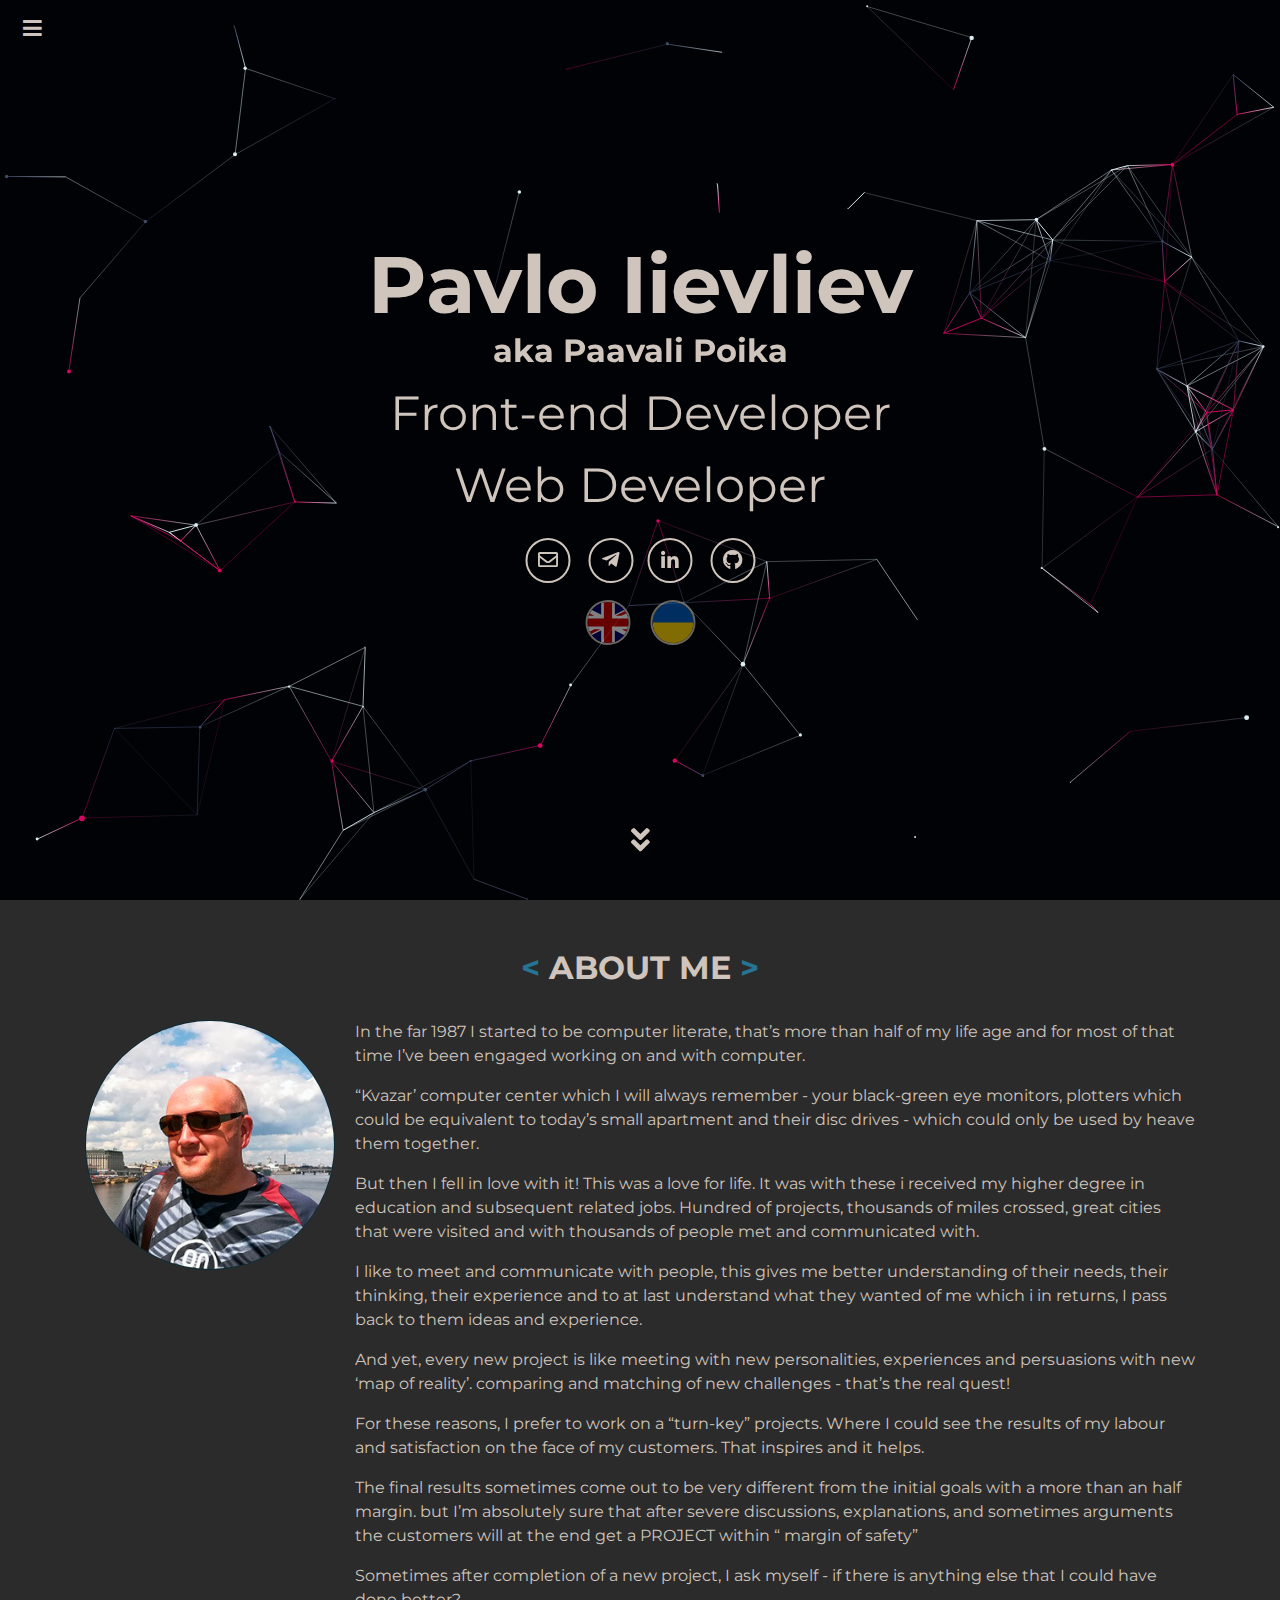
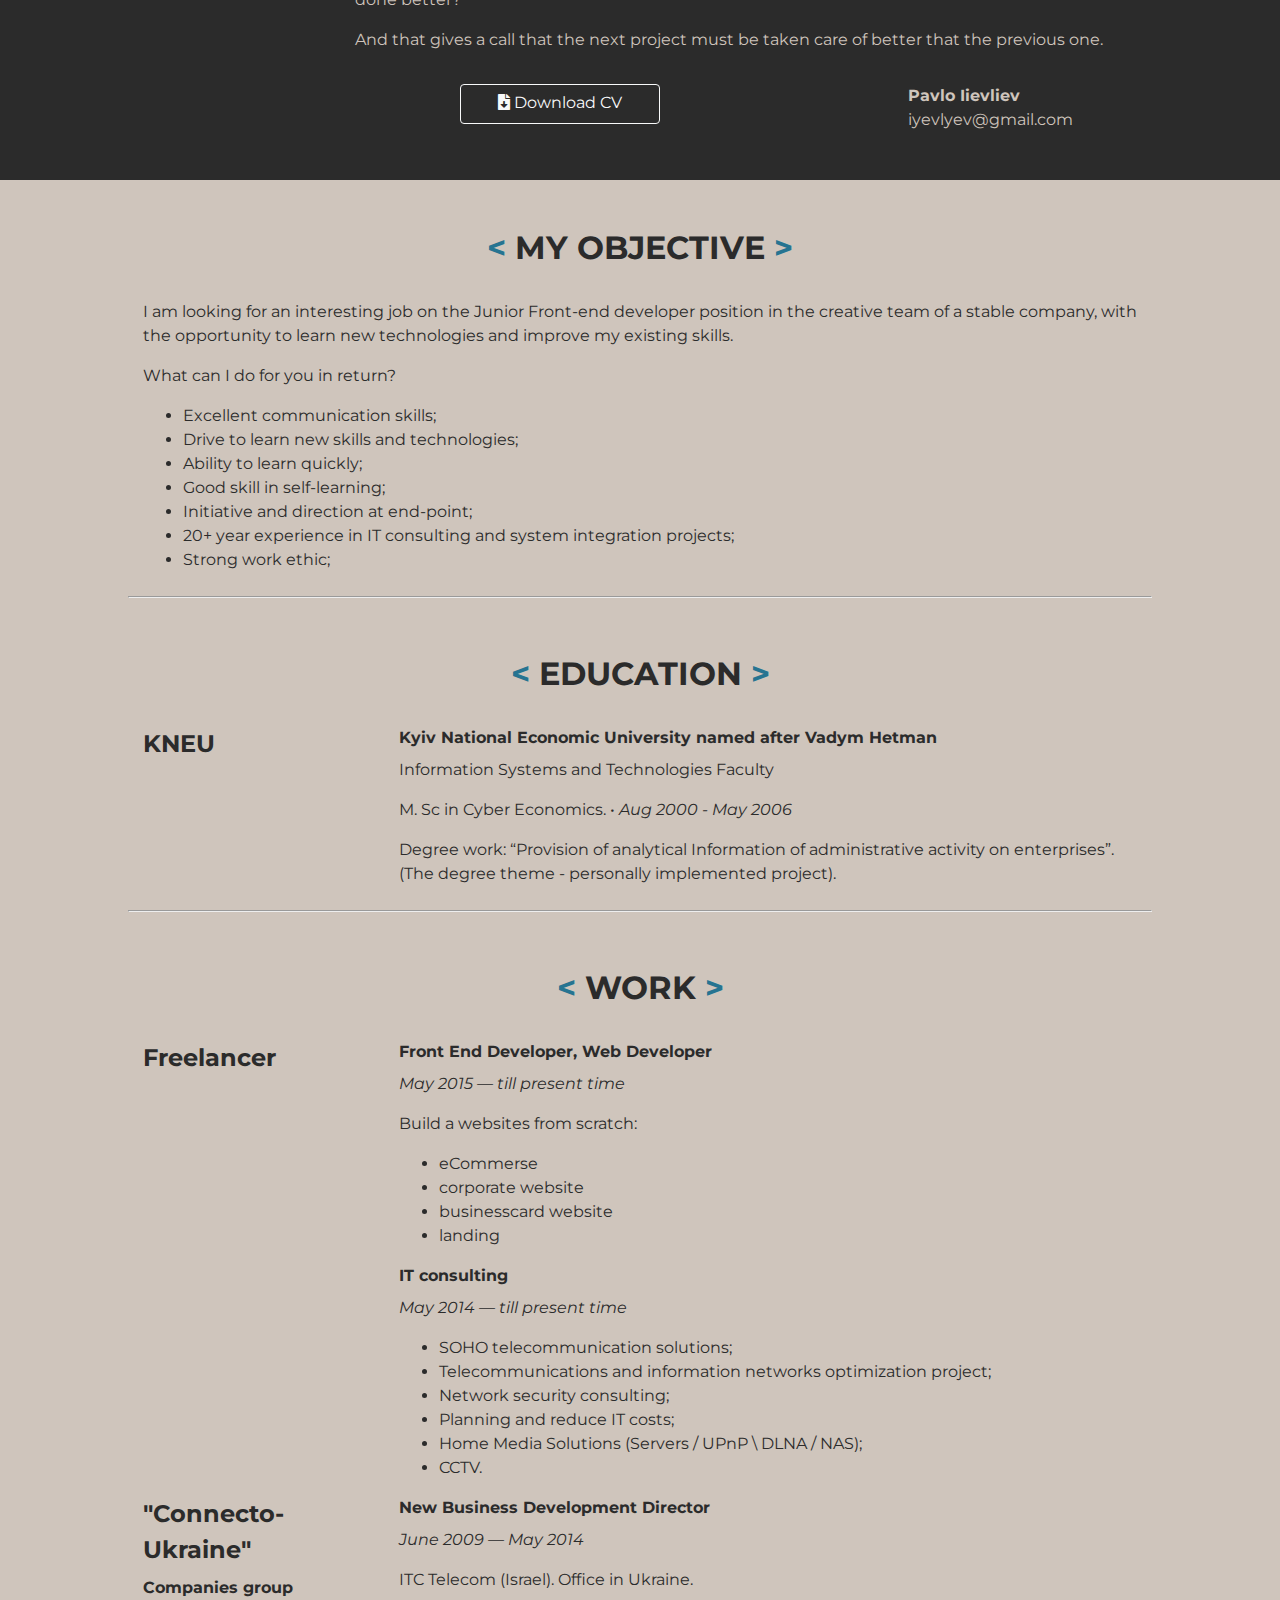
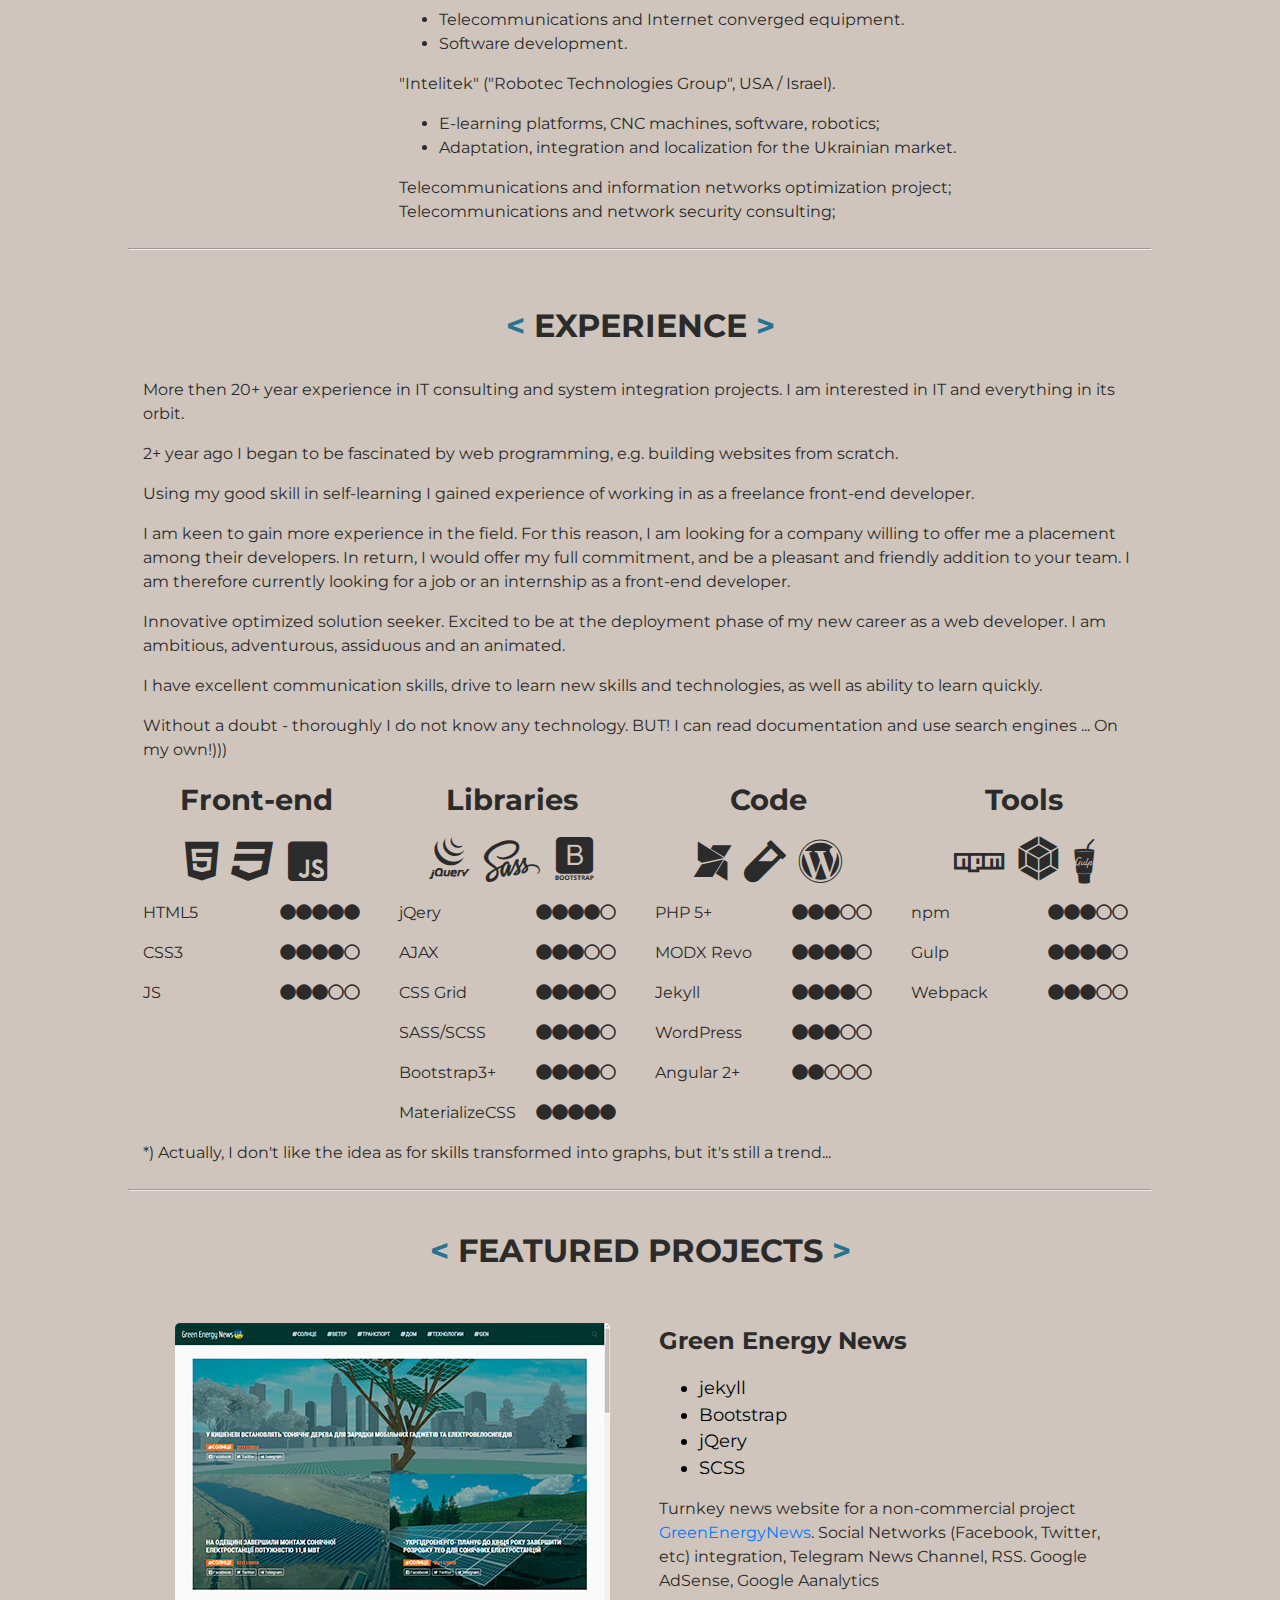
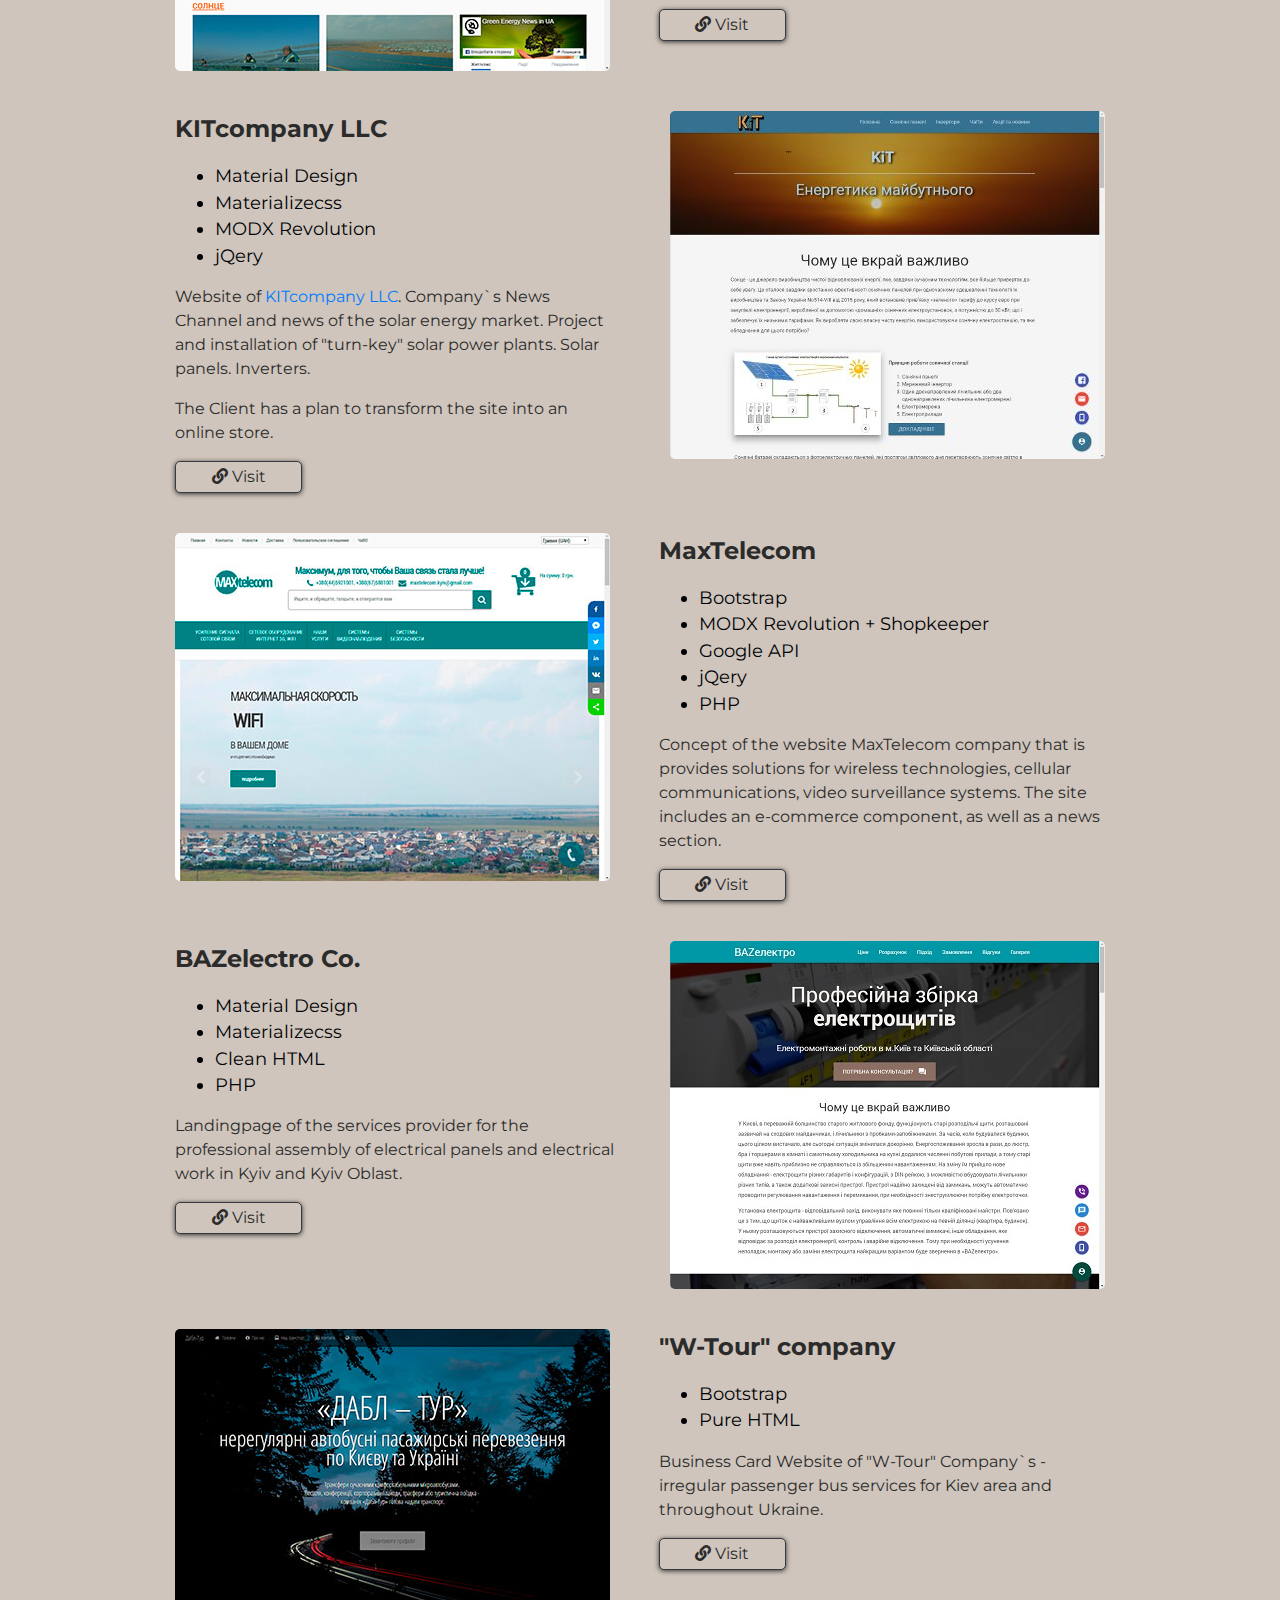
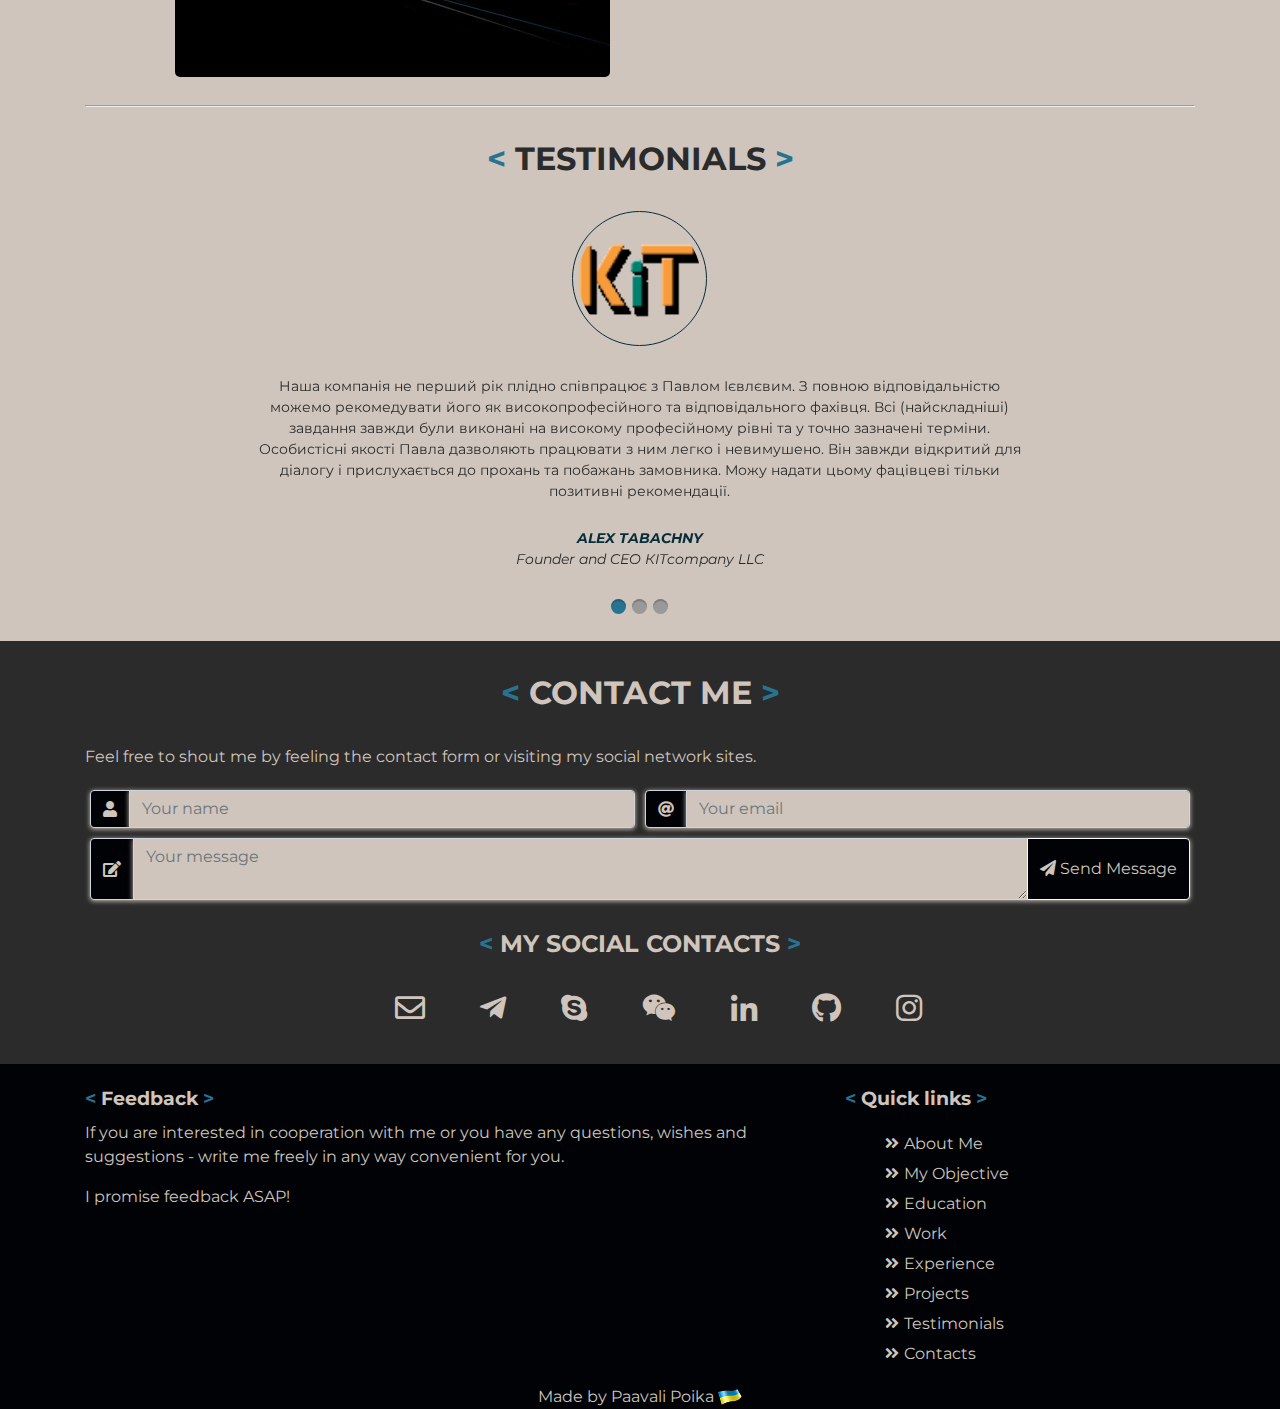
<file: index.html>
<!DOCTYPE html>
<html lang="en">

<head>
    <meta charset="utf-8">
    <base href="/">
    <title>Pavlo Iievliev CV</title>
    <meta name="title" content="CV Pavlo Iievliev">
    <meta name="description" content="CV Pavlo Iievliev - Front-end Developer / Web Developer">
    <meta http-equiv="X-UA-Compatible" content="IE=edge">
    <meta name="viewport" content="width=device-width, initial-scale=1, maximum-scale=1">
    <link href="https://cv.paavalipoika.com/" rel="alternate" hreflang="en">
    <link href="https://cv.paavalipoika.com/ua" rel="alternate" hreflang="uk">

    <meta property="og:title" content="CV Pavlo Iievliev - Front-end Developer / Web Developer">
    <meta property="og:site_name" content="CV Pavlo Iievliev">
    <meta property="og:url" content="https://cv.paavalipoika.com/">
    <meta property="og:type" content="article">
    <meta property="og:locale" content="en">
    <meta property="og:description" content="I am looking for an interesting job on the Front-end developer position in the creative team of a stable company, with the opportunity to learn new technologies and improve my existing skills.">
    <meta property="og:image" content="https://cv.paavalipoika.com/img/logo.png">


    <link rel="shortcut icon" href="/img/favicons/favicon.ico">
    <link rel="apple-touch-icon" sizes="57x57" href="/img/favicons/apple-icon-57x57.png">
    <link rel="apple-touch-icon" sizes="60x60" href="/img/favicons/apple-icon-60x60.png">
    <link rel="apple-touch-icon" sizes="72x72" href="/img/favicons/apple-icon-72x72.png">
    <link rel="apple-touch-icon" sizes="76x76" href="/img/favicons/apple-icon-76x76.png">
    <link rel="apple-touch-icon" sizes="114x114" href="/img/favicons/apple-icon-114x114.png">
    <link rel="apple-touch-icon" sizes="120x120" href="/img/favicons/apple-icon-120x120.png">
    <link rel="apple-touch-icon" sizes="144x144" href="/img/favicons/apple-icon-144x144.png">
    <link rel="apple-touch-icon" sizes="152x152" href="/img/favicons/apple-icon-152x152.png">
    <link rel="apple-touch-icon" sizes="180x180" href="/img/favicons/apple-icon-180x180.png">
    <link rel="icon" type="image/png" sizes="192x192" href="/img/favicons/android-icon-192x192.png">
    <link rel="icon" type="image/png" sizes="32x32" href="/img/favicons/favicon-32x32.png">
    <link rel="icon" type="image/png" sizes="96x96" href="/img/favicons/favicon-96x96.png">
    <link rel="icon" type="image/png" sizes="16x16" href="/img/favicons/favicon-16x16.png">
    <link rel="manifest" href="/img/favicons/manifest.json">
    <meta name="msapplication-TileColor" content="#ffffff">
    <meta name="msapplication-TileImage" content="/img/favicons/ms-icon-144x144.png">

    <meta name="theme-color" content="#1A222C">

    <link href="https://fonts.googleapis.com/css?family=Montserrat" rel="stylesheet">

    <link rel="stylesheet" href="/css/main.min.css">
    <style>
        my-email::after {
            content: attr(data-domain);
        }
        
        my-email::before {
            content: attr(data-user)"\0040";
        }
    </style>
</head>

<body>
    <!-- Main Section  ================================================== -->
    <section id="particles-js">
        <div class="page">
            <span class="menu_toggle">
				<i class="menu_open fa fa-bars fa-lg"></i>
				<i class="menu_close fa fa-times fa-lg"></i>
			</span>
            <ul class="menu_items">
                <li>
                    <a href="#about" data-scroll>About Me</a>
                </li>
                <li>
                    <a href="#objective" data-scroll>My Objective</a>
                </li>
                <li>
                    <a href="#education" data-scroll>Education</a>
                </li>
                <li>
                    <a href="#work" data-scroll>Work</a>
                </li>
                <li>
                    <a href="#expertise" data-scroll>Experience</a>
                </li>
                <li>
                    <a href="#projects" data-scroll>Projects</a>
                </li>
                <li>
                    <a href="#testimonials" data-scroll>Testimonials</a>
                </li>
                <li>
                    <a href="#contact" data-scroll>Contacts</a>
                </li>
            </ul>

            <div class="content">
                <div class="content_inner">
                    <h1 class="site-title">Pavlo Iievliev</h1>
                    <h2 class="site-subtitle">aka Paavali Poika</h2>
                    <div class="site-description xl-view">Front-end Developer <br> Web Developer</div>
                    <div class="site-description sm-view">Front-end | Web
                        <br> Developer</div>
                    <div class="header-icons">
                        <div class="col-">
                            <a aria-label="Send email" href="mailto:1yevlyevGAVgma1lDOTcom" onclick="this.href=this.href.replace(/1/, 'i').replace(/GAV/, '@').replace(/1/, 'i').replace(/DOT/, '.')">
                                <i class="icon far fa-envelope"></i>
                            </a>
                            <a aria-label="My Telegram" href="tg://resolve?domain=Paavali_Poika">
                                <i class="icon fab fa-telegram-plane"></i>
                            </a>
                        </div>
                        <div class="col-">
                            <a aria-label="My In" target="_blank" href="https://www.linkedin.com/in/pavlo-iievliev/">
                                <i class="icon fab fa-linkedin-in" aria-hidden="true"></i>
                            </a>
                            <a aria-label="My Github" target="_blank" href="https://github.com/PaavaliPoika">
                                <i class="icon fab fa-github" aria-hidden="true"></i>
                            </a>
                        </div>
                        <!--<div class="col-">
                            <a aria-label="My Skype" href="skype:pavel.iyevlyev?chat">
                                <i class="icon fab fa-skype"></i>
                            </a>
                            <a aria-label="My Instagram" target="_blank" href="https://www.instagram.com/pavlo_ievlev/">
                                <i class="icon fab fa-instagram" aria-hidden="true"></i>
                            </a>
                        </div>-->
                    </div>
                    <div class="header-lng-sw">
                        <a aria-label="GBLang" href="index.html">
                            <img class="icon" src="/img/flag/gb.svg" alt="In English">
                        </a>
                        <a aria-label="UALang" href="/UA/index.html">
                            <img class="icon" src="/img/flag/ua.svg" alt="Соловїною">
                        </a>
                    </div>
                </div>
            </div>
        </div>
        <div class="down">
            <a href="#about" data-scroll>
                <i class="icon fas fa-angle-double-down" aria-hidden="true"></i>
            </a>
        </div>
    </section>
    <canvas class="background"></canvas>
    <!-- End Main Section  ================================================== -->
    <!-- About Section  ================================================== -->
    <section id="about">
        <div class="container">
            <h2 class="blocktitle">About Me</h2>
            <div class="about_wrapper">
                <div class="about_img">
                    <img class="profile-pic img-fluid" src="img/iAm.jpg" alt="Paavali Poika Photo" />
                </div>
                <div class="aboute_content">
                    <p>In the far 1987 I started to be computer literate, that&rsquo;s more than half of my life age and for most of that time I&rsquo;ve been engaged working on and with computer.</p>
                    <p>&ldquo;Kvazar&rsquo; computer center which I will always remember - your black-green eye monitors, plotters which could be equivalent to today&rsquo;s small apartment and their disc drives - which could only be used by heave them together.</p>
                    <p>But then I fell in love with it! This was a love for life. It was with these i received my higher degree in education and subsequent related jobs. Hundred of projects, thousands of miles crossed, great cities that were visited and with thousands of people met and communicated with.</p>
                    <p>I like to meet and communicate with people, this gives me better understanding of their needs, their thinking, their experience and to at last understand what they wanted of me which i in returns, I pass back to them ideas and experience.</p>
                    <p>And yet, every new project is like meeting with new personalities, experiences and persuasions with new &lsquo;map of reality&rsquo;. comparing and matching of new challenges - that&rsquo;s the real quest!</p>
                    <p>For these reasons, I prefer to work on a &ldquo;turn-key&rdquo; projects. Where I could see the results of my labour and satisfaction on the face of my customers. That inspires and it helps.</p>
                    <p>The final results sometimes come out to be very different from the initial goals with a more than an half margin. but I&rsquo;m absolutely sure that after severe discussions, explanations, and sometimes arguments the customers will at the end get a PROJECT within &ldquo; margin of safety&rdquo;</p>
                    <p>Sometimes after completion of a new project, I ask myself - if there is anything else that I could have done better?</p>
                    <p>And that gives a call that the next project must be taken care of better that the previous one.</p>

                    <div class="about_footer">
                        <a href="app/cv/CV_Pavlo_Iievliev_.pdf" class="btn btn-outline-light download" role="button" download>
                            <i class="fas fa-file-download"></i> Download CV</a>
                        <div class="contact-details">
                            <p class="address">
                                <span>Pavlo Iievliev</span>
                                <br>
                                <a href="mailto:1yevlyevGAVgma1lDOTcom" onclick="this.href=this.href.replace(/1/, 'i').replace(/GAV/, '@').replace(/DOT/, '.')">
                                    <my-email data-domain="gmail.com" data-user="iyevlyev"></my-email>
                                </a>
                            </p>
                        </div>
                    </div>
                </div>
            </div>
        </div>
    </section>
    <!-- About Section  ================================================== -->

    <!-- My Objective  ================================================== -->
    <section id="objective">
        <div class="container">
            <div class="row">
                <div class="col-md-12">
                    <h2 class="blocktitle">My Objective</h2>
                    <p>I am looking for an interesting job on the Junior Front-end developer position in the creative team of a stable company, with the opportunity to learn new technologies and improve my existing skills.</p>
                    <p>What can I do for you in return?</p>
                    <ul>
                        <li>Excellent communication skills;</li>
                        <li>Drive to learn new skills and technologies;</li>
                        <li>Ability to learn quickly;</li>
                        <li>Good skill in self-learning;</li>
                        <li>Initiative and direction at end-point; </li>
                        <li>20+ year experience in IT consulting and system integration projects;</li>
                        <li>Strong work ethic;</li>
                    </ul>
                </div>
            </div>
        </div>
        <hr>
    </section>
    <!-- End My Objective -->

    <!-- Education  ================================================== -->
    <section id="education">
        <div class="container">
            <div class="row">
                <div class="col-md-12">
                    <h2 class="blocktitle">Education</h2>
                </div>
                <div class="col-md-3">
                    <h3>KNEU</h3>
                </div>
                <div class="col-md-9">
                    <h4>Kyiv National Economic University named after Vadym Hetman</h4>
                    <p>Information Systems and Technologies Faculty</p>
                    <p class="info">M. Sc in Cyber Economics.
                        <span>&bull;</span>
                        <em class="date">Aug 2000 - May 2006</em>
                    </p>
                    <p>Degree work: “Provision of analytical Information of administrative activity on enterprises”. (The degree theme - personally implemented project).</p>
                </div>
            </div>
        </div>
        <hr>
    </section>
    <!-- End Education -->

    <!-- Work  ================================================== -->
    <section id="work">
        <div class="container">
            <div class="row">
                <div class="col-md-12">
                    <h2 class="blocktitle">Work</h2>
                </div>
                <div class="col-md-3">
                    <!-- Work unit ====== -->
                    <h3>Freelancer</h3>
                </div>
                <div class="col-md-9">
                    <h4>Front End Developer, Web Developer</h4>
                    <p class="info">
                        <em class="date">May 2015 — till present time</em>
                    </p>
                    <p>Build a websites from scratch:</p>
                    <ul>
                        <li>eCommerse</li>
                        <li>corporate website</li>
                        <li>businesscard website</li>
                        <li>landing</li>
                    </ul>
                </div>
                <!-- end Work unit ====== -->
                <div class="col-md-3">
                    <!-- Work unit ====== -->
                </div>
                <div class="col-md-9">
                    <h4>IT consulting</h4>
                    <p class="info">
                        <em class="date">May 2014 — till present time</em>
                    </p>
                    <ul>
                        <li>SOHO telecommunication solutions;</li>
                        <li>Telecommunications and information networks optimization project;</li>
                        <li>Network security consulting;</li>
                        <li>Planning and reduce IT costs;</li>
                        <li>Home Media Solutions (Servers / UPnP \ DLNA / NAS);</li>
                        <li>CCTV.</li>
                    </ul>
                </div>
                <!-- end Work unit ====== -->
                <div class="col-md-3">
                    <!-- Work unit ====== -->
                    <h3>"Connecto-Ukraine"</h3>
                    <h4>Companies group</h4>
                </div>
                <div class="col-md-9">
                    <h4>New Business Development Director</h4>
                    <p class="info">
                        <em class="date">June 2009 — May 2014</em>
                    </p>
                    <p>ITC Telecom (Israel). Office in Ukraine.</p>
                    <ul>
                        <li>Telecommunications and Internet converged equipment.</li>
                        <li>Software development.</li>
                    </ul>
                    <p>"Intelitek" ("Robotec Technologies Group", USA / Israel).</p>
                    <ul>
                        <li>E-learning platforms, CNC machines, software, robotics;</li>
                        <li>Adaptation, integration and localization for the Ukrainian market.</li>
                    </ul>
                    <p>Telecommunications and information networks optimization project;
                        <br> Telecommunications and network security consulting;</p>
                </div>
                <!-- end Work unit ====== -->
            </div>
        </div>
        <hr>
    </section>
    <!-- End Work -->

    <!-- Expertise Section -->
    <section id="expertise">
        <div class="container">
            <div class="row">
                <div class="col-xl-12">
                    <h2 class="blocktitle"> Experience </h2>
                    <p> More then 20+ year experience in IT consulting and system integration projects. I am interested in IT and everything in its orbit.</p>
                    <p> 2+ year ago I began to be fascinated by web programming, e.g. building websites from scratch.</p>
                    <p>Using my good skill in self-learning I gained experience of working in as a freelance front-end developer.</p>
                    <p> I am keen to gain more experience in the field. For this reason, I am looking for a company willing to offer me a placement among their developers. In return, I would offer my full commitment, and be a pleasant and friendly addition
                        to your team. I am therefore currently looking for a job or an internship as a front-end developer.</p>
                    <p>Innovative optimized solution seeker. Excited to be at the deployment phase of my new career as a web developer. I am ambitious, adventurous, assiduous and an animated.</p>
                    <p> I have excellent communication skills, drive to learn new skills and technologies, as well as ability to learn quickly.</p>
                    <p>Without a doubt - thoroughly I do not know any technology. BUT! I can read documentation and use search engines ... On my own!)))</p>

                </div>
            </div>
            <div class="row user">
                <div class="col-lg-3 tech-block">
                    <h2 class="tech-title">Front-end</h2>
                    <div class="tech-icon">
                        <i class="fab fa-html5"></i>
                        <i class="fab fa-css3"></i>
                        <i class="fab fa-js-square"></i>
                    </div>
                    <div class="row justify-content-between">
                        <p class="tech-name col-6">HTML5</p>
                        <p class="col-6"><i class="fas fa-circle"></i><i class="fas fa-circle"></i><i class="fas fa-circle"></i><i class="fas fa-circle"></i><i class="fas fa-circle"></i></p>
                    </div>
                    <div class="row justify-content-between">
                        <p class="tech-name col-6">CSS3</p>
                        <p class="col-6"><i class="fas fa-circle"></i><i class="fas fa-circle"></i><i class="fas fa-circle"></i><i class="fas fa-circle"></i><i class="far fa-circle"></i></p>
                    </div>
                    <div class="row justify-content-between">
                        <p class="tech-name col-6">JS</p>
                        <p class="col-6"><i class="fas fa-circle"></i><i class="fas fa-circle"></i><i class="fas fa-circle"></i><i class="far fa-circle"></i><i class="far fa-circle"></i></p>
                    </div>


                </div>
                <div class="col-lg-3 tech-block">
                    <h2 class="tech-title">Libraries</h2>
                    <div class="tech-icon">
                        <i class="devicon-jquery-plain-wordmark"></i>
                        <i class="fab fa-sass"></i>
                        <i class="devicon-bootstrap-plain-wordmark"></i>
                    </div>
                    <div class="row justify-content-between">
                        <p class="tech-name col-6">jQery</p>
                        <p class="col-6"><i class="fas fa-circle"></i><i class="fas fa-circle"></i><i class="fas fa-circle"></i><i class="fas fa-circle"></i><i class="far fa-circle"></i></p>
                    </div>
                    <div class="row justify-content-between">
                        <p class="tech-name col-6">AJAX</p>
                        <p class="col-6"><i class="fas fa-circle"></i><i class="fas fa-circle"></i><i class="fas fa-circle"></i><i class="far fa-circle"></i><i class="far fa-circle"></i></p>
                    </div>
                    <div class="row justify-content-between">
                        <p class="tech-name col-6">CSS Grid</p>
                        <p class="col-6"><i class="fas fa-circle"></i><i class="fas fa-circle"></i><i class="fas fa-circle"></i><i class="fas fa-circle"></i><i class="far fa-circle"></i></p>
                    </div>
                    <div class="row justify-content-between">
                        <p class="tech-name col-6">SASS/SCSS</p>
                        <p class="col-6"><i class="fas fa-circle"></i><i class="fas fa-circle"></i><i class="fas fa-circle"></i><i class="fas fa-circle"></i><i class="far fa-circle"></i></p>
                    </div>
                    <div class="row justify-content-between">
                        <p class="tech-name col-6">Bootstrap3+</p>
                        <p class="col-6"><i class="fas fa-circle"></i><i class="fas fa-circle"></i><i class="fas fa-circle"></i><i class="fas fa-circle"></i><i class="far fa-circle"></i></p>
                    </div>
                    <div class="row justify-content-between">
                        <p class="tech-name col-6">MaterializeCSS</p>
                        <p class="col-6"><i class="fas fa-circle"></i><i class="fas fa-circle"></i><i class="fas fa-circle"></i><i class="fas fa-circle"></i><i class="fas fa-circle"></i></p>
                    </div>

                </div>
                <div class="col-lg-3 tech-block">
                    <h2 class="tech-title">Code</h2>
                    <div class="tech-icon">
                        <i class="fab fa-modx"></i>
                        <i class="fas fa-vial"></i>
                        <i class="fab fa-wordpress"></i>
                    </div>
                    <div class="row justify-content-between">
                        <p class="tech-name col-6">PHP 5+</p>
                        <p class="col-6"><i class="fas fa-circle"></i><i class="fas fa-circle"></i><i class="fas fa-circle"></i><i class="far fa-circle"></i><i class="far fa-circle"></i></p>
                    </div>
                    <div class="row justify-content-between">
                        <p class="tech-name col-6">MODX Revo</p>
                        <p class="col-6"><i class="fas fa-circle"></i><i class="fas fa-circle"></i><i class="fas fa-circle"></i><i class="fas fa-circle"></i><i class="far fa-circle"></i></p>
                    </div>
                    <div class="row justify-content-between">
                        <p class="tech-name col-6">Jekyll</p>
                        <p class="col-6"><i class="fas fa-circle"></i><i class="fas fa-circle"></i><i class="fas fa-circle"></i><i class="fas fa-circle"></i><i class="far fa-circle"></i></p>
                    </div>
                    <div class="row justify-content-between">
                        <p class="tech-name col-6">WordPress</p>
                        <p class="col-6"><i class="fas fa-circle"></i><i class="fas fa-circle"></i><i class="fas fa-circle"></i><i class="far fa-circle"></i><i class="far fa-circle"></i></p>
                    </div>
                    <div class="row justify-content-between">
                        <p class="tech-name col-6">Angular 2+</p>
                        <p class="col-6"><i class="fas fa-circle"></i><i class="fas fa-circle"></i><i class="far fa-circle"></i><i class="far fa-circle"></i><i class="far fa-circle"></i></p>
                    </div>
                </div>
                <div class="col-lg-3 tech-block">
                    <h2 class="tech-title">Tools</h2>
                    <div class="tech-icon">
                        <i class="fab fa-npm"></i>
                        <i class="devicon-webpack-plain"></i>
                        <i class="fab fa-gulp"></i>
                    </div>
                    <div class="row justify-content-between">
                        <p class="tech-name col-6">npm</p>
                        <p class="col-6"><i class="fas fa-circle"></i><i class="fas fa-circle"></i><i class="fas fa-circle"></i><i class="far fa-circle"></i><i class="far fa-circle"></i></p>
                    </div>
                    <div class="row justify-content-between">
                        <p class="tech-name col-6">Gulp</p>
                        <p class="col-6"><i class="fas fa-circle"></i><i class="fas fa-circle"></i><i class="fas fa-circle"></i><i class="fas fa-circle"></i><i class="far fa-circle"></i></p>
                    </div>
                    <div class="row justify-content-between">
                        <p class="tech-name col-6">Webpack</p>
                        <p class="col-6"><i class="fas fa-circle"></i><i class="fas fa-circle"></i><i class="fas fa-circle"></i><i class="far fa-circle"></i><i class="far fa-circle"></i></p>
                    </div>
                </div>
            </div>
            <div class="row">
                <div class="col-xl-12">
                    <p> *) Actually, I don't like the idea as for skills transformed into graphs, but it's still a trend...</p>
                </div>
            </div>
        </div>
        <hr>
    </section>
    <!-- Expertise Section End-->
    <!-- Project Section -->
    <section class="container" id="projects">
        <div class="col-xl-12">
            <h2 class="blocktitle"> Featured Projects </h2>
        </div>
        <div class="user-projects">
            <div class="images-left">
                <a href="https://greenenergynews.in.ua" target="_blank">
                    <img src="/img/clients/screenshots/greenEnergyNews_screenshot1.jpg" alt="Green Energy News WebSite Screenshot" />
                </a>
            </div>
            <div class="contents-right">
                <h3>Green Energy News</h3>
                <ul>
                    <li>jekyll</li>
                    <li>Bootstrap</li>
                    <li>jQery</li>
                    <li>SCSS</li>

                </ul>
                <p>Turnkey news website for a non-commercial project <a href="https://greenenergynews.in.ua/about.html" target="_blank">GreenEnergyNews</a>. Social Networks (Facebook, Twitter, etc) integration, Telegram News Channel, RSS. Google AdSense,
                    Google Aanalytics</p>
                <a role="button" class="btn btn btn-outline-dark project-link" href="https://greenenergynews.in.ua" target="_blank">
                    <i class="fas fa-link"></i> Visit</a>
            </div>
        </div>
        <div class="user-projects">
            <div class="images-right">
                <a href="https://kitcompany.com.ua/" target="_blank">
                    <img src="/img/clients/screenshots/Kitcom_screenshot1.jpg" alt="KiTCompany WebSite Screenshot" />
                </a>
            </div>
            <div class="contents">
                <h3>KITcompany LLC</h3>
                <ul>
                    <li>Material Design</li>
                    <li>Materializecss</li>
                    <li>MODX Revolution</li>
                    <li>jQery</li>
                </ul>
                <p>Website of <a href="https://kitcompany.com.ua/" target="_blank">KITcompany LLC</a>. Company`s News Channel and news of the solar energy market. Project and installation of "turn-key" solar power plants. Solar panels. Inverters.</p>
                <p>The Client has a plan to transform the site into an online store.</p>
                <a role="button" class="btn btn btn-outline-dark project-link" href="https://kitcompany.com.ua/" target="_blank">
                    <i class="fas fa-link"></i> Visit</a>
            </div>
        </div>
        <div class="user-projects">
            <div class="images-left">
                <a href="https://maxtel.paavalipoika.com/" target="_blank">
                    <img src="/img/clients/screenshots/maxTelecom_screenshot1.jpg" alt="MaxTelecom WebSite Screenshot" />
                </a>
            </div>
            <div class="contents-right">
                <h3>MaxTelecom</h3>
                <ul>
                    <li>Bootstrap</li>
                    <li>MODX Revolution + Shopkeeper</li>
                    <li>Google API</li>
                    <li>jQery</li>
                    <li>PHP</li>
                </ul>
                <p>Concept of the website MaxTelecom company that is provides solutions for wireless technologies, cellular communications, video surveillance systems. The site includes an e-commerce component, as well as a news section.</p>
                <a role="button" class="btn btn btn-outline-dark project-link" href="https://maxtel.paavalipoika.com/" target="_blank">
                    <i class="fas fa-link"></i> Visit</a>
            </div>
        </div>
        <div class="user-projects">
            <div class="images-right">
                <a href="https://bazelectro.paavalipoika.com" target="_blank">
                    <img src="/img/clients/screenshots/bazelectro_screenshot1.jpg" alt="bazelectro WebSite Screenshot" />
                </a>
            </div>
            <div class="contents">
                <h3>BAZelectro Co. </h3>
                <ul>
                    <li>Material Design</li>
                    <li>Materializecss</li>
                    <li>Clean HTML</li>
                    <li>PHP</li>
                </ul>
                <p>Landingpage of the services provider for the professional assembly of electrical panels and electrical work in Kyiv and Kyiv Oblast.</p>
                <a role="button" class="btn btn btn-outline-dark project-link" href="https://bazelectro.paavalipoika.com" target="_blank">
                    <i class="fas fa-link"></i> Visit</a>
            </div>
        </div>
        <div class="user-projects">
            <div class="images-left">
                <a href="https://wtour.paavalipoika.com/" target="_blank">
                    <img src="/img/clients/screenshots/wTour_screenshot1.jpg" alt="KiTCompany WebSite Screenshot" />
                </a>
            </div>
            <div class="contents-right">
                <h3>"W-Tour" company</h3>
                <ul>
                    <li>Bootstrap</li>
                    <li>Pure HTML</li>
                </ul>
                <p>Business Card Website of "W-Tour" Company`s - irregular passenger bus services for Kiev area and throughout Ukraine.</p>
                <a role="button" class="btn btn btn-outline-dark project-link" href="https://wtour.paavalipoika.com/" target="_blank">
                    <i class="fas fa-link"></i> Visit</a>
            </div>
        </div>
    </section>
    <div class="container">
        <hr>
    </div>
    <!-- Project Section End-->
    <!-- Testimonials Section -->
    <section id="testimonials">
        <div class="container">
            <div class="col-xl-12">
                <h2 class="blocktitle">Testimonials</h2>
            </div>
            <div class="row">
                <div class="col-md-10 col-center m-auto">
                    <div id="myCarousel" class="carousel slide" data-ride="carousel">
                        <!-- Carousel indicators -->
                        <ol class="carousel-indicators">
                            <li data-target="#myCarousel" data-slide-to="0" class="active"></li>
                            <li data-target="#myCarousel" data-slide-to="1"></li>
                            <li data-target="#myCarousel" data-slide-to="2"></li>
                        </ol>
                        <!-- Wrapper for carousel items -->
                        <div class="carousel-inner">
                            <div class="item carousel-item active">
                                <div class="img-box">
                                    <img src="/img/clients/logo/__KIT_logo__.png" alt="Logo KiTcom">
                                </div>
                                <p class="testimonial">Наша компанія не перший рік плідно співпрацює з Павлом Ієвлєвим. З повною відповідальністю можемо рекомедувати його як високопрофесійного та відповідального фахівця. Всі (найскладніші) завдання завжди були виконані на високому
                                    професійному рівні та у точно зазначені терміни. Особистісні якості Павла дазволяють працювати з ним легко і невимушено. Він завжди відкритий для діалогу і прислухається до прохань та побажань замовника. Можу надати
                                    цьому фацівцеві тільки позитивні рекомендації.
                                </p>
                                <p class="overview">
                                    <b>Alex Tabachny</b>
                                    <br> Founder and CEO КІТcompany LLC</p>
                            </div>
                            <div class="item carousel-item">
                                <div class="img-box">
                                    <img src="/img/clients/logo/BAZ.jpg" alt="BAZelectro">
                                </div>
                                <p class="testimonial">Терміново виникла необхідність створити сторінку в Інтернеті. Павло дуже допоміг, з розумінням поставившись до нашої потреби та швидко виконавши свою роботу. </p>
                                <p class="overview">
                                    <b>Vasyl Danyluk</b>
                                    <br> BAZelectro</p>
                            </div>
                            <div class="item carousel-item">
                                <div class="img-box">
                                    <img src="/img/clients/logo/Max.jpg" alt="Logo">
                                </div>
                                <p class="testimonial">Обратился к Павлу за помощью в разработке концепции нового полноценного сайта с интернет-магазином, новостным каналом и прочими «радостями» т.к. старый мой сайт уже порядком «подустал». Получил не только концепцию, а и
                                    работающий прототип. Проделанной работой остался доволен! Буду сотрудничать с Павлом и дальше. </p>
                                <p class="overview">
                                    <b>Max Goptarenko</b>,
                                    <br> Founder and CEO MaxTelecom</p>
                            </div>
                        </div>
                    </div>
                </div>
            </div>
        </div>
    </section>
    <!-- Testimonials Section End-->

    <!-- Contact Section -->
    <section id="contact" class="contact">
        <div class="container">
            <h2 class="blocktitle">Contact Me</h2>
            <p>Feel free to shout me by feeling the contact form or visiting my social network sites.</p>
            <form method="POST" action="https://formspree.io/iyevlyev@gmail.com" class="form-horizontal">
                <div class="d-flex flex-column flex-md-row">
                    <div class="input-group">
                        <div class="input-group-prepend">
                            <span class="input-group-text">
								<i class="fas fa-user" id="addon_name"></i>
							</span>
                        </div>
                        <input type="text" id="name" name="name" class="form-control" placeholder="Your name" aria-label="Username" aria-describedby="addon_name">
                    </div>
                    <div class="input-group">
                        <div class="input-group-prepend">
                            <span class="input-group-text">
								<i class="fas fa-at" id="addon_email"></i>
							</span>
                        </div>
                        <input type="email" id="email" name="_replyto" class="form-control" placeholder="Your email" aria-label="Your email" aria-describedby="addon_email">
                    </div>
                </div>
                <div class="d-flex">
                    <div class="input-group">
                        <div class="input-group-prepend">
                            <span class="input-group-text">
								<i class="fas fa-edit"></i>
							</span>
                        </div>
                        <textarea name="message" class="form-control" placeholder="Your message" aria-label="Your message"></textarea>
                        <div class="input-group-append">
                            <button class="btn btn-outline-light" type="submit" id="inputGroupFileAddon04">
								<i class="fas fa-paper-plane"></i> Send Message</button>
                        </div>
                    </div>
                </div>
                <input type="hidden" name="_next" value="thanks.html" />
                <input type="hidden" name="_language" value="uk" />
                <input type="text" name="_gotcha" style="display:none" />
            </form>

            <h3 class="blocktitle">My Social Contacts</h3>
            <ul class="social-links">
                <li>
                    <a aria-label="Send email" href="mailto:1yevlyevGAVgma1lDOTcom" onclick="this.href=this.href .replace(/1/, 'i').replace(/GAV/, '@').replace(/1/, 'i').replace(/DOT/, '.')">
                        <i class="icon far fa-envelope"></i>
                    </a>
                </li>
                <li>
                    <a aria-label="My Telegram" href="tg://resolve?domain=Paavali_Poika">
                        <i class="icon fab fa-telegram-plane"></i>
                    </a>
                </li>
                <li>
                    <a aria-label="My Skype" href="skype:pavel.iyevlyev?chat">
                        <i class="icon fab fa-skype"></i>
                    </a>
                </li>
                <li>
                    <a aria-label="My In" target="_blank" href="weixin://dl/chat?wxid_grx0bylusf3522">
                        <i class="icon fab fa-weixin" aria-hidden="true"></i>
                    </a>
                </li>
                <li>
                    <a aria-label="My In" target="_blank" href="https://www.linkedin.com/in/pavlo-iievliev/">
                        <i class="icon fab fa-linkedin-in" aria-hidden="true"></i>
                    </a>
                </li>
                <li>
                    <a aria-label="My Github" target="_blank" href="https://github.com/PaavaliPoika">
                        <i class="icon fab fa-github" aria-hidden="true"></i>
                    </a>
                </li>
                <li>
                    <a aria-label="My Instagram" target="_blank" href="https://www.instagram.com/pavlo_ievlev/">
                        <i class="icon fab fa-instagram" aria-hidden="true"></i>
                    </a>
                </li>
            </ul>
        </div>
    </section>
    <!-- Contact Section End-->
    <!-- Footer-->
    <footer class="footer" id="footer">
        <section>
            <div class="container">
                <div class="row">
                    <div class="col-xs-12 col-sm-8 col-md-8">
                        <!-- Grid column -->
                        <!-- Content -->
                        <h5 class="footer_blocktitle">Feedback</h5>
                        <p>If you are interested in cooperation with me or you have any questions, wishes and suggestions - write me freely in any way convenient for you.</p>
                        <p>I promise feedback ASAP!</p>
                    </div>
                    <!-- Grid column -->

                    <div class="col-xs-12 col-sm-4 col-md-4">
                        <h5 class="footer_blocktitle">Quick links</h5>
                        <ul class="quick-links">
                            <li>
                                <a href="#about" data-scroll>
                                    <i class="fa fa-angle-double-right"></i>About Me</a>
                            </li>
                            <li>
                                <a href="#objective" data-scroll>
                                    <i class="fa fa-angle-double-right"></i>My Objective</a>
                            </li>
                            <li>
                                <a href="#education" data-scroll>
                                    <i class="fa fa-angle-double-right"></i>Education</a>
                            </li>
                            <li>
                                <a href="#work" data-scroll>
                                    <i class="fa fa-angle-double-right"></i>Work</a>
                            </li>
                            <li>
                                <a href="#expertise" data-scroll>
                                    <i class="fa fa-angle-double-right"></i>Experience</a>
                            </li>
                            <li>
                                <a href="#projects" data-scroll>
                                    <i class="fa fa-angle-double-right"></i>Projects</a>
                            </li>
                            <li>
                                <a href="#testimonials" data-scroll>
                                    <i class="fa fa-angle-double-right"></i>Testimonials</a>
                            </li>
                            <li>
                                <a href="#contact" data-scroll>
                                    <i class="fa fa-angle-double-right"></i>Contacts</a>
                            </li>
                        </ul>
                    </div>
                </div>
            </div>
        </section>
        <div>Made by
            <a href="https://t.me/Paavali_Poika" target="_blank" rel="noopener"> Paavali Poika</a>
            <img src="img/Ukraine-Flag.png" alt="Falg of UA">
        </div>
    </footer>
    <!-- Footer End-->
    <script src="/js/scripts.min.js"></script>
</body>

</html>
</file>
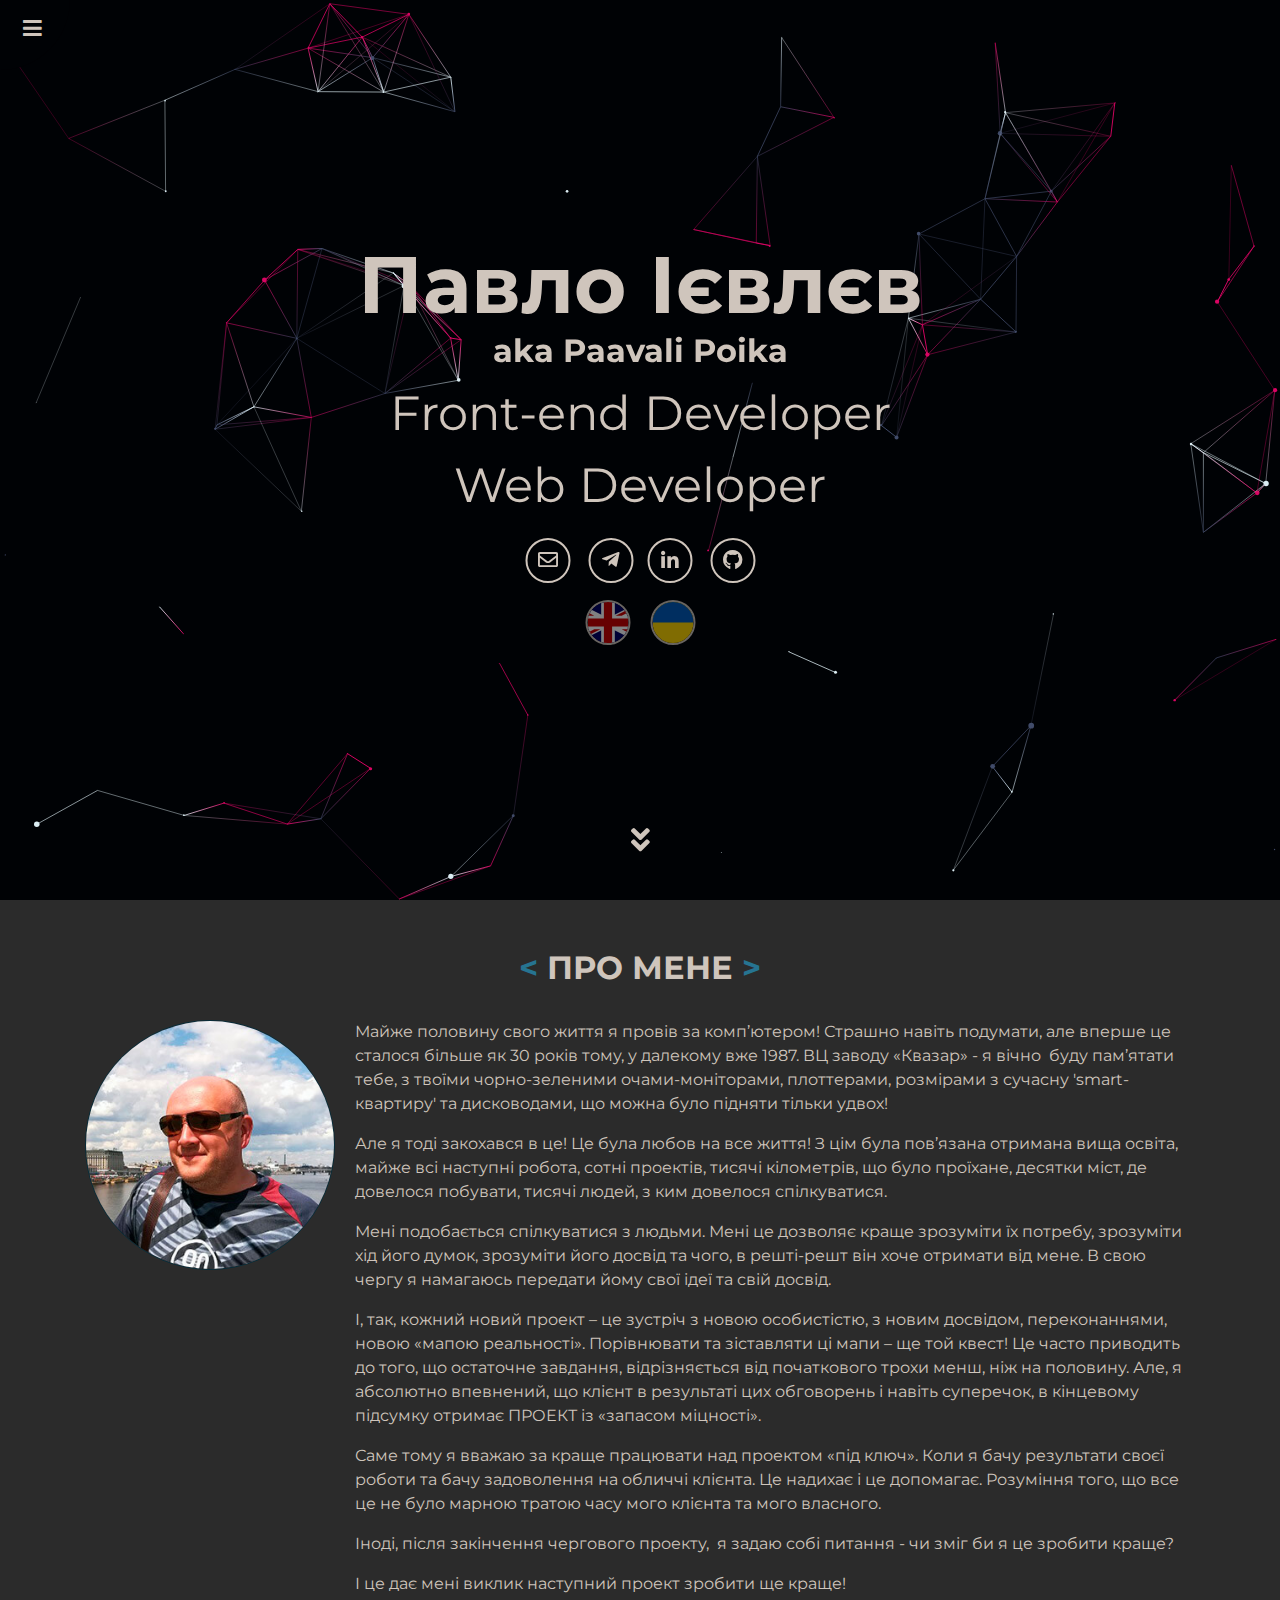
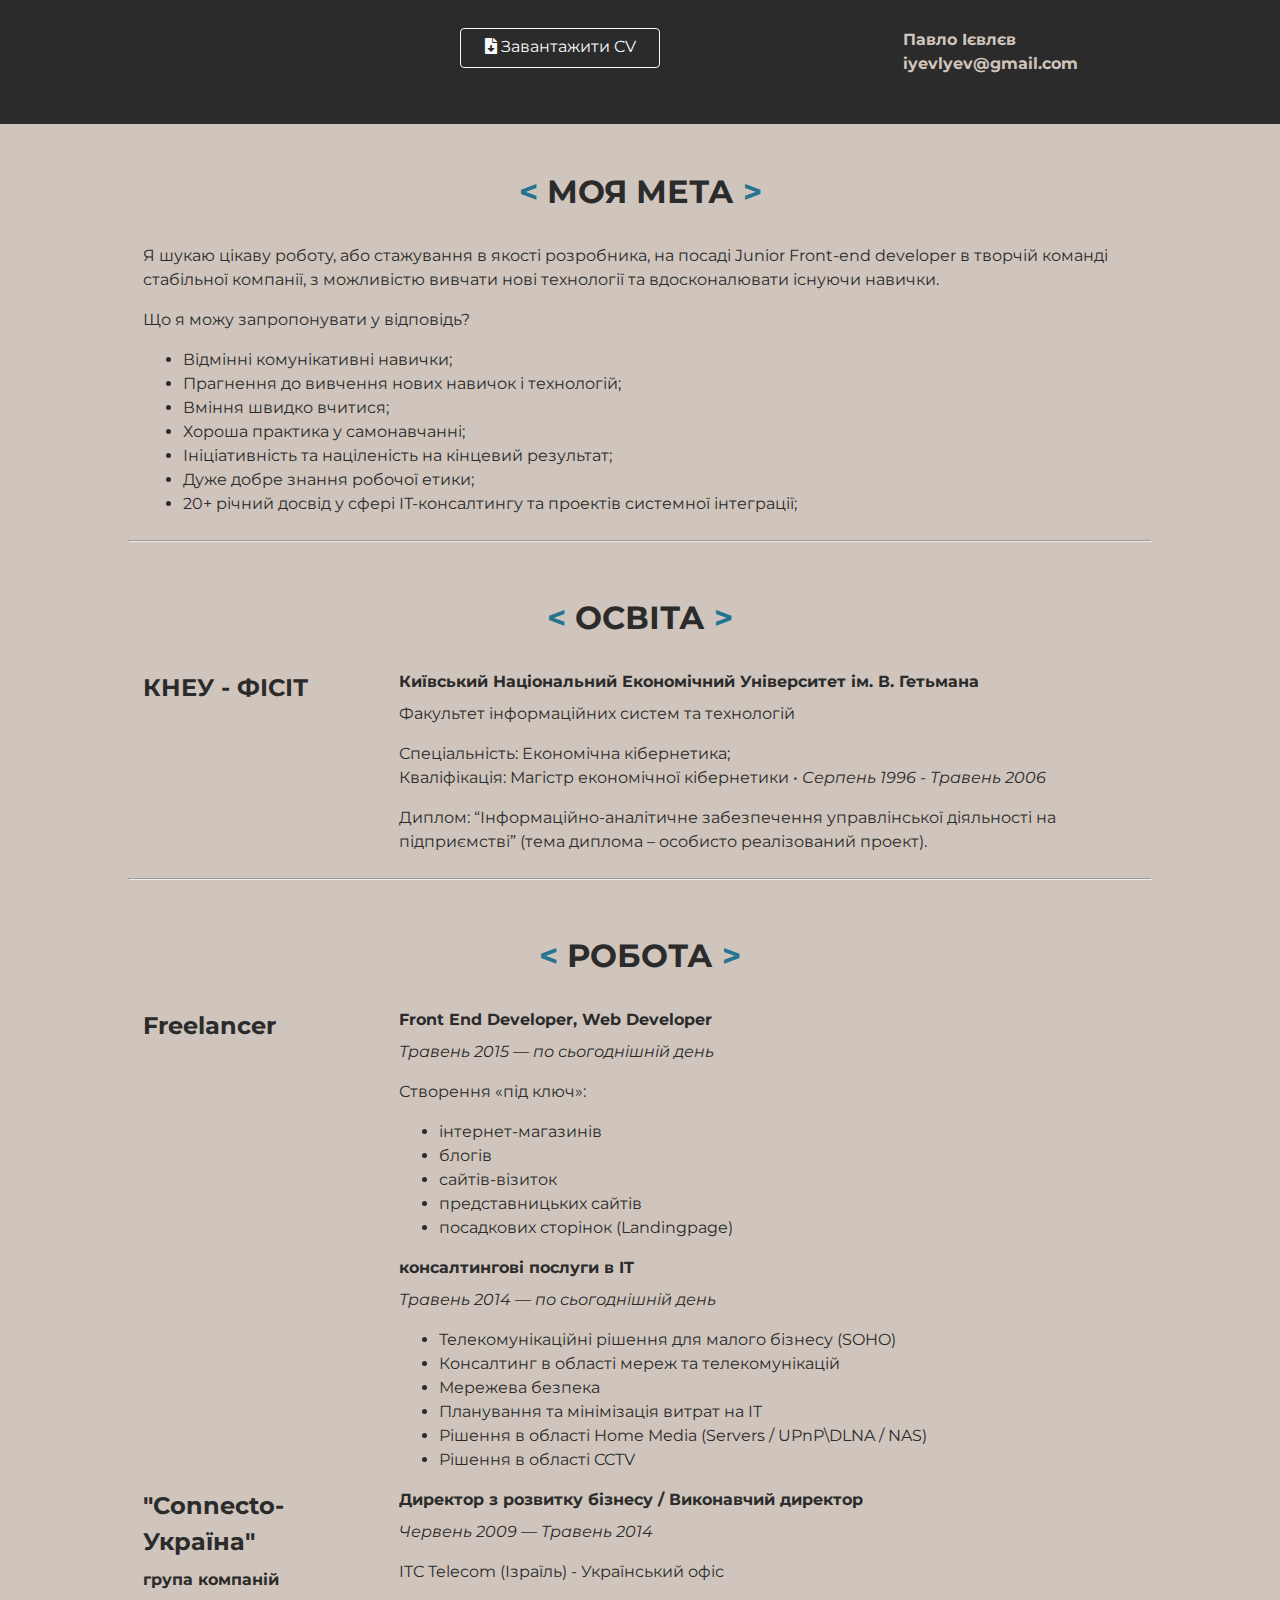
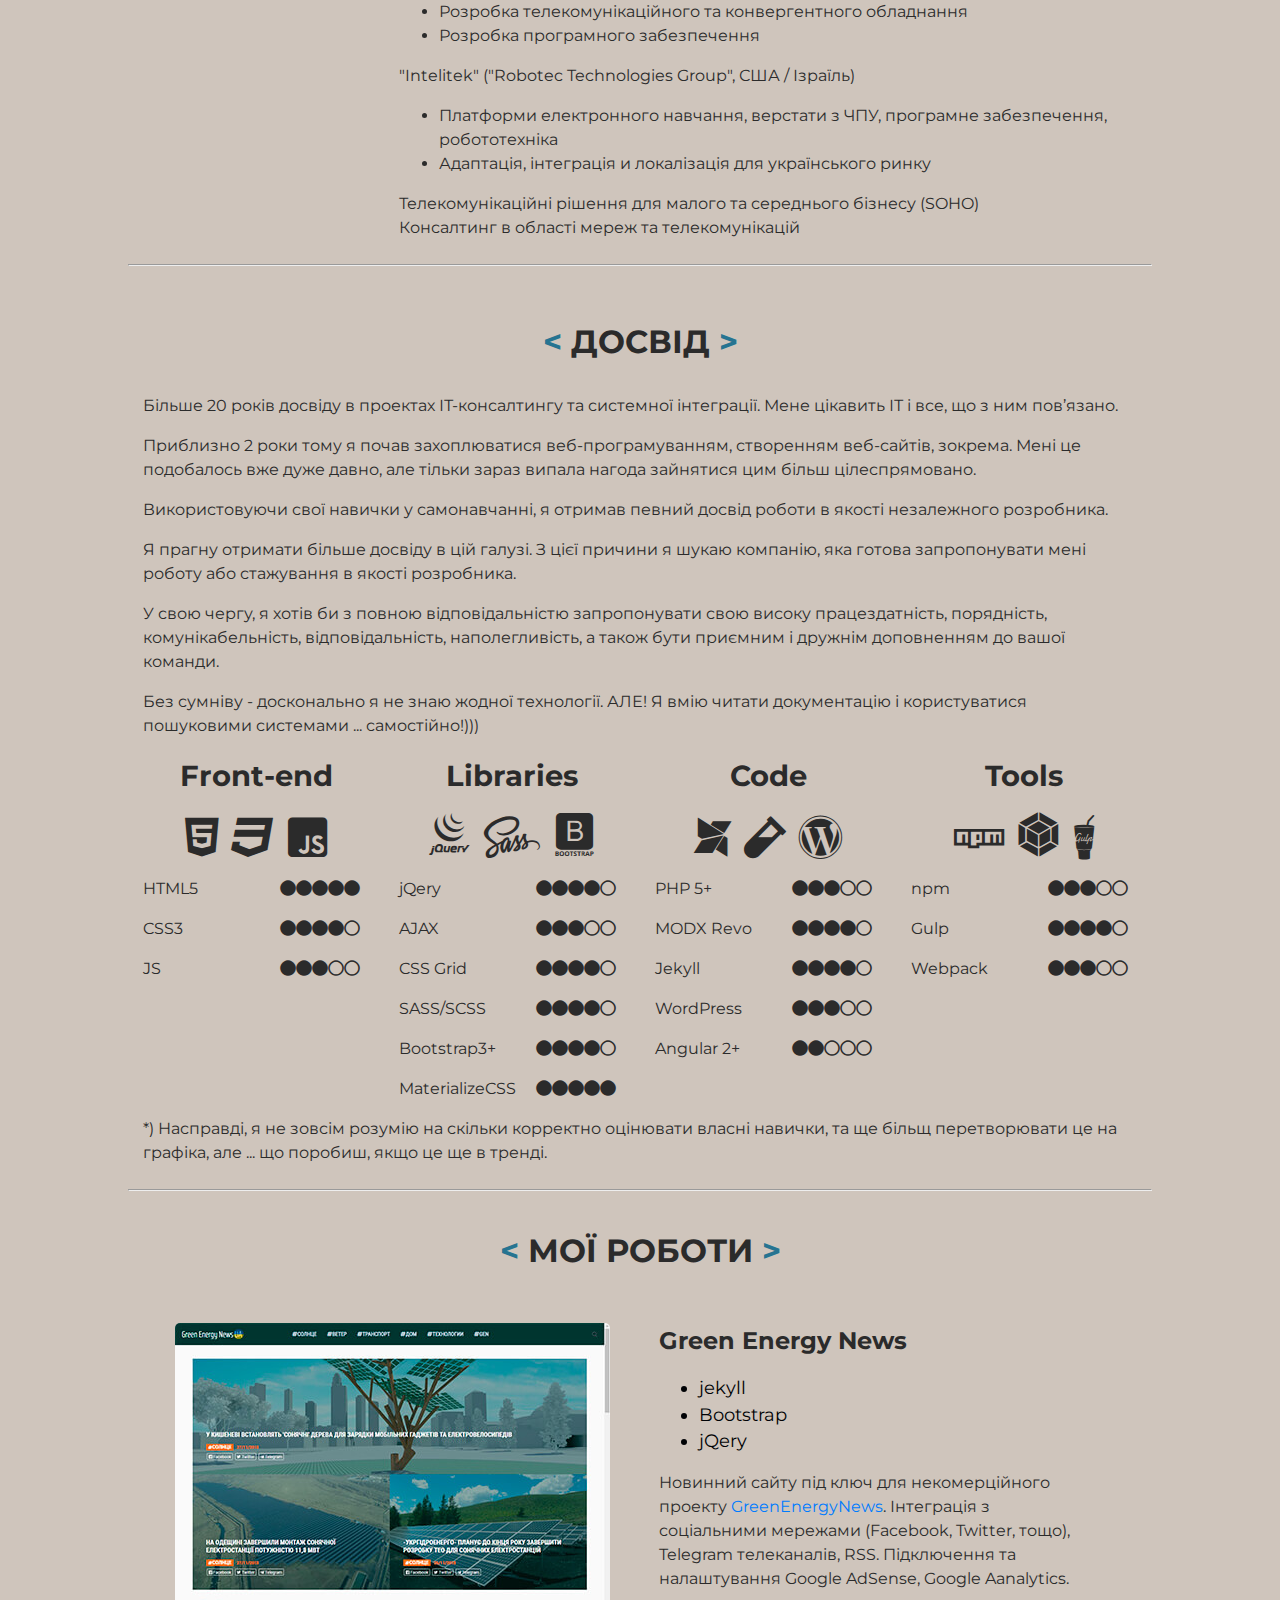
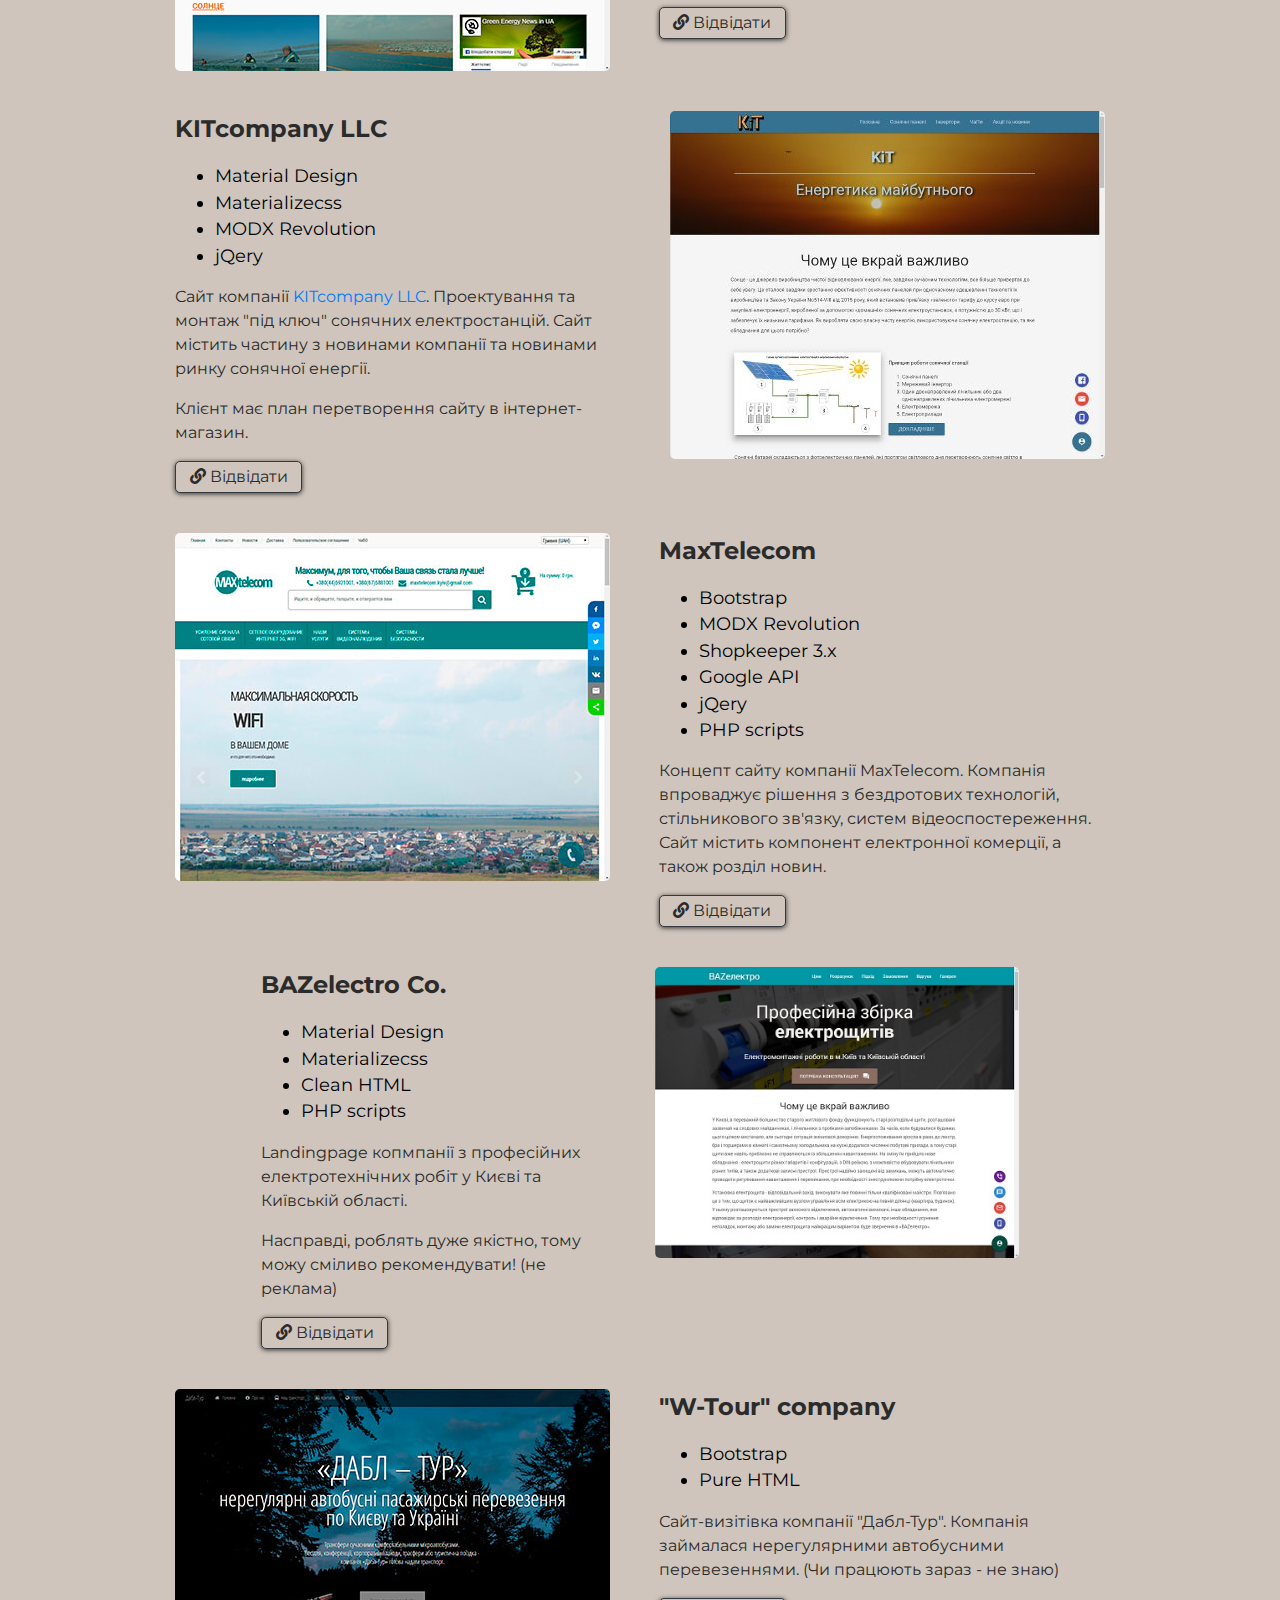
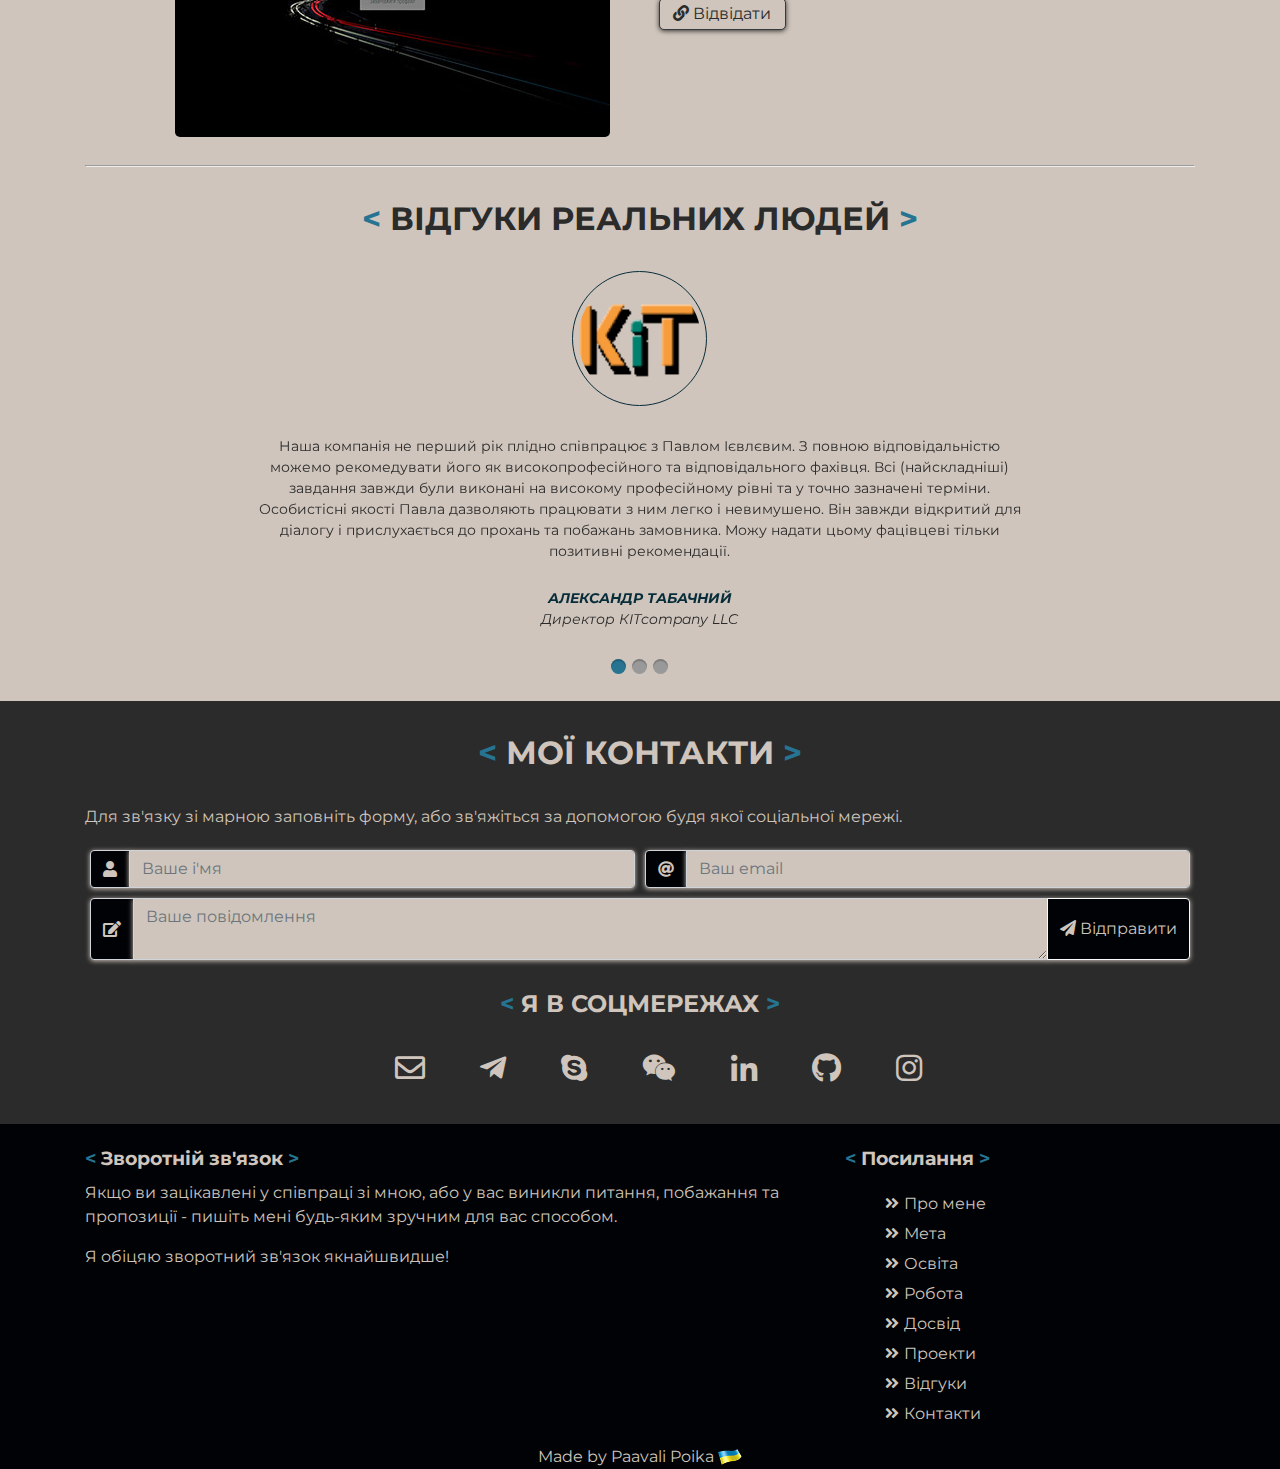
<file: UA/index.html>
<!DOCTYPE html>
<html lang="uk">

<head>
    <meta charset="utf-8">
    <base href="/">
    <title>CV Павло Ієвлєв</title>
    <meta name="title" content="CV Павло Ієвлєв">
    <meta name="description" content="CV Павло Ієвлєв - Front-end Developer / Web Developer">
    <meta http-equiv="X-UA-Compatible" content="IE=edge">
    <meta name="viewport" content="width=device-width, initial-scale=1, maximum-scale=1">
    <link href="https://cv.paavalipoika.com/" rel="alternate" hreflang="en">
    <link href="https://cv.paavalipoika.com/ua" rel="alternate" hreflang="uk">

    <meta property="og:title" content="CV Pavlo Iievliev - Front-end Developer / Web Developer">
    <meta property="og:site_name" content="CV Pavlo Iievliev">
    <meta property="og:url" content="https://cv.paavalipoika.com/">
    <meta property="og:type" content="article">
    <meta property="og:locale" content="en">
    <meta property="og:description" content="Я ищу интересную работу на позиции Front-end разработчика в творческой команде в стабильной компании, с возможностью изучать новые технологии и совершенствовать имеющиеся у навыки.">
    <meta property="og:image" content="https://cv.paavalipoika.com/img/logo.png">


    <link rel="shortcut icon" href="/img/favicons/favicon.ico">
    <link rel="apple-touch-icon" sizes="57x57" href="/img/favicons/apple-icon-57x57.png">
    <link rel="apple-touch-icon" sizes="60x60" href="/img/favicons/apple-icon-60x60.png">
    <link rel="apple-touch-icon" sizes="72x72" href="/img/favicons/apple-icon-72x72.png">
    <link rel="apple-touch-icon" sizes="76x76" href="/img/favicons/apple-icon-76x76.png">
    <link rel="apple-touch-icon" sizes="114x114" href="/img/favicons/apple-icon-114x114.png">
    <link rel="apple-touch-icon" sizes="120x120" href="/img/favicons/apple-icon-120x120.png">
    <link rel="apple-touch-icon" sizes="144x144" href="/img/favicons/apple-icon-144x144.png">
    <link rel="apple-touch-icon" sizes="152x152" href="/img/favicons/apple-icon-152x152.png">
    <link rel="apple-touch-icon" sizes="180x180" href="/img/favicons/apple-icon-180x180.png">
    <link rel="icon" type="image/png" sizes="192x192" href="/img/favicons/android-icon-192x192.png">
    <link rel="icon" type="image/png" sizes="32x32" href="/img/favicons/favicon-32x32.png">
    <link rel="icon" type="image/png" sizes="96x96" href="/img/favicons/favicon-96x96.png">
    <link rel="icon" type="image/png" sizes="16x16" href="/img/favicons/favicon-16x16.png">
    <link rel="manifest" href="/img/favicons/manifest.json">
    <meta name="msapplication-TileColor" content="#ffffff">
    <meta name="msapplication-TileImage" content="/img/favicons/ms-icon-144x144.png">
    <meta name="theme-color" content="#1A222C">

    <link href="https://fonts.googleapis.com/css?family=Montserrat" rel="stylesheet">

    <link rel="stylesheet" href="/css/main.min.css">
    <style>
        my-email::after {
            content: attr(data-domain);
        }
        
        my-email::before {
            content: attr(data-user)"\0040";
        }
    </style>
</head>

<body>
    <!-- Main Section  ================================================== -->
    <section id="particles-js">
        <div class="page">
            <span class="menu_toggle">
				<i class="menu_open fa fa-bars fa-lg"></i>
				<i class="menu_close fa fa-times fa-lg"></i>
			</span>
            <ul class="menu_items">
                <li>
                    <a href="#about" data-scroll>Про мене</a>
                </li>
                <li>
                    <a href="#objective" data-scroll>Мета</a>
                </li>
                <li>
                    <a href="#education" data-scroll>Освіта</a>
                </li>
                <li>
                    <a href="#work" data-scroll>Робота</a>
                </li>
                <li>
                    <a href="#expertise" data-scroll>Досвід</a>
                </li>
                <li>
                    <a href="#projects" data-scroll>Проекти</a>
                </li>
                <li>
                    <a href="#testimonials" data-scroll>Відгуки</a>
                </li>
                <li>
                    <a href="#contact" data-scroll>Контакти</a>
                </li>
            </ul>
            <div class="content">
                <div class="content_inner">
                    <h1 class="site-title">Павло Ієвлєв</h1>
                    <h2 class="site-subtitle">aka Paavali Poika</h2>
                    <div class="site-description xl-view">Front-end Developer <br> Web Developer</div>
                    <div class="site-description sm-view">Front-end | Web
                        <br> Developer</div>
                    <div class="header-icons">
                        <div class="col-">
                            <a aria-label="Send email" href="mailto:1yevlyevGAVgma1lDOTcom" onclick="this.href=this.href.replace(/1/, 'i').replace(/GAV/, '@').replace(/1/, 'i').replace(/DOT/, '.')">
                                <i class="icon far fa-envelope"></i>
                            </a>
                            <a aria-label="My Telegram" href="tg://resolve?domain=Paavali_Poika">
                                <i class="icon fab fa-telegram-plane"></i>
                            </a>
                        </div>
                        <div class="col-">
                            <a aria-label="My In" target="_blank" href="https://www.linkedin.com/in/pavlo-iievliev/">
                                <i class="icon fab fa-linkedin-in" aria-hidden="true"></i>
                            </a>
                            <a aria-label="My Github" target="_blank" href="https://github.com/PaavaliPoika">
                                <i class="icon fab fa-github" aria-hidden="true"></i>
                            </a>
                        </div>
                        <!--<div class="col-">
                            <a aria-label="My Skype" href="skype:pavel.iyevlyev?chat">
                                <i class="icon fab fa-skype"></i>
                            </a>
                            <a aria-label="My Instagram" target="_blank" href="https://www.instagram.com/pavlo_ievlev/">
                                <i class="icon fab fa-instagram" aria-hidden="true"></i>
                            </a>
                        </div>-->
                    </div>
                    <div class="header-lng-sw">
                        <a aria-label="GBLang" href="index.html">
                            <img class="icon" src="/img/flag/gb.svg" alt="In English">
                        </a>
                        <a aria-label="UALang" href="/UA/index.html">
                            <img class="icon" src="/img/flag/ua.svg" alt="Соловїною">
                        </a>
                    </div>
                </div>
            </div>
        </div>
        <div class="down">
            <a href="#about" data-scroll>
                <i class="icon fas fa-angle-double-down" aria-hidden="true"></i>
            </a>
        </div>
    </section>
    <canvas class="background"></canvas>
    <!-- End Main Section  ================================================== -->
    <!-- About Section  ================================================== -->
    <section id="about">
        <div class="container">
            <h2 class="blocktitle">Про мене</h2>
            <div class="about_wrapper">
                <div class="about_img">
                    <img class="profile-pic img-fluid" src="img/iAm.jpg" alt="Paavali Poika Photo" />
                </div>
                <div class="aboute_content">
                    <p>Майже половину свого життя я провів за комп&rsquo;ютером! Страшно навіть подумати, але вперше це сталося більше як 30 років тому, у далекому вже 1987. ВЦ заводу &laquo;Квазар&raquo; - я вічно &nbsp;буду пам&rsquo;ятати тебе, з твоїми чорно-зеленими очами-моніторами, плоттерами, розмірами з сучасну 'smart-квартиру' та дисководами, що можна було підняти тільки удвох!</p>
                    <p>Але я тоді закохався в це! Це була любов на все життя! З цім була пов&rsquo;язана отримана вища освіта, майже всі наступні робота, сотні проектів, тисячі кілометрів, що було проїхане, десятки міст, де довелося побувати, тисячі людей, з ким довелося спілкуватися.</p>
                    <p>Мені подобається спілкуватися з людьми. Мені це дозволяє краще зрозуміти їх потребу, зрозуміти хід його думок, зрозуміти його досвід та чого, в решті-решт він хоче отримати від мене. В свою чергу я намагаюсь передати йому свої ідеї та свій досвід.</p>
                    <p>І, так, кожний новий проект &ndash; це зустріч з новою особистістю, з новим досвідом, переконаннями, новою &laquo;мапою реальності&raquo;. Порівнювати та зіставляти ці мапи &ndash; ще той квест! Це часто приводить до того, що остаточне&nbsp;завдання, відрізняється від початкового трохи менш, ніж на половину. Але, я абсолютно впевнений, що клієнт в результаті цих обговорень і навіть суперечок, в кінцевому підсумку отримає ПРОЕКТ із &laquo;запасом міцності&raquo;.</p>
                    <p>Саме тому я вважаю за краще працювати над проектом &laquo;під ключ&raquo;. Коли я бачу результати своєї роботи та бачу задоволення на обличчі клієнта. Це надихає і це допомагає. Розуміння того, що все це не було марною тратою часу мого клієнта та мого власного.</p>
                    <p>Іноді, після закінчення чергового проекту,&nbsp; я задаю собі питання - чи зміг би я це зробити краще?</p>
                    <p>І це дає мені виклик наступний проект зробити ще краще!</p>
                    <div class="about_footer">
                        <a href="app/cv/CV_Pavlo_Iievliev_.pdf" class="btn btn-outline-light download" role="button" download>
                            <i class="fas fa-file-download"></i> Завантажити CV</a>
                        <div class="contact-details">
                            <p class="address">
                                <span>Павло Ієвлєв</span>
                                <br>
                                <span>
									<a href="mailto:1yevlyevGAVgma1lDOTcom" onclick="this.href=this.href.replace(/1/, 'i').replace(/GAV/, '@').replace(/DOT/, '.')">
										<my-email data-domain="gmail.com" data-user="iyevlyev"></my-email>
									</a>
								</span>
                            </p>
                        </div>
                    </div>
                </div>
            </div>
        </div>
    </section>
    <!-- About Section  ================================================== -->

    <!-- My Objective  ================================================== -->
    <section id="objective">
        <div class="container">
            <div class="row">
                <div class="col-md-12">
                    <h2 class="blocktitle">МОЯ МЕТА</h2>
                    <p>Я шукаю цікаву роботу, або стажування в якості розробника, на посаді Junior Front-end developer в творчій команді стабільної компанії, з можливістю вивчати нові технології та вдосконалювати існуючи навички.</p>
                    <p>Що я можу запропонувати у відповідь?</p>
                    <ul>
                        <li>Відмінні комунікативні навички;</li>
                        <li>Прагнення до вивчення нових навичок і технологій;</li>
                        <li>Вміння швидко вчитися;</li>
                        <li>Хороша практика у самонавчанні;</li>
                        <li>Ініціативність та націленість на кінцевий результат;</li>
                        <li>Дуже добре знання робочої етики;</li>
                        <li>20+ річний досвід у сфері ІТ-консалтингу та проектів системної інтеграції;</li>
                    </ul>
                </div>
            </div>
        </div>
        <hr>
    </section>
    <!-- End My Objective -->

    <!-- Education  ================================================== -->
    <section id="education">
        <div class="container">
            <div class="row">
                <div class="col-md-12">
                    <h2 class="blocktitle">Освіта</h2>
                </div>
                <div class="col-md-3">
                    <h3>КНЕУ - ФІСІТ</h3>
                </div>
                <div class="col-md-9">
                    <h4>Київський Національний Економічний Університет ім. В. Гетьмана</h4>
                    <p class="info">Факультет інформаційних систем та технологій</p>
                    <p class="info">Спеціальність: Економічна кібернетика; <br> Кваліфікація: Магістр економічної кібернетики
                        <span>&bull;</span>
                        <em class="date">Серпень 1996 - Травень 2006</em>
                    </p>
                    <p>Диплом: “Інформаційно-аналітичне забезпечення управлінської діяльності на підприємстві” (тема диплома – особисто реалізований проект).</p>
                </div>
            </div>
        </div>
        <hr>
    </section>
    <!-- End Education -->

    <!-- Work  ================================================== -->
    <section id="work">
        <div class="container">
            <div class="row">
                <div class="col-md-12">
                    <h2 class="blocktitle">Робота</h2>
                </div>
                <div class="col-md-3">
                    <!-- Work unit ====== -->
                    <h3>Freelancer</h3>
                </div>
                <div class="col-md-9">
                    <h4>Front End Developer, Web Developer</h4>
                    <p class="info">
                        <em class="date">Травень 2015 — по сьогоднішній день</em>
                    </p>
                    <p>Створення «під ключ»:</p>
                    <ul>
                        <li>інтернет-магазинів</li>
                        <li>блогів</li>
                        <li>сайтів-візиток</li>
                        <li>представницьких сайтів</li>
                        <li>посадкових сторінок (Landingpage)</li>
                    </ul>
                </div>
                <!-- end Work unit ====== -->
                <div class="col-md-3">
                    <!-- Work unit ====== -->
                </div>
                <div class="col-md-9">
                    <h4>консалтингові послуги в IT</h4>
                    <p class="info">
                        <em class="date">Травень 2014 — по сьогоднішній день</em>
                    </p>
                    <ul>
                        <li>Телекомунікаційні рішення для малого бізнесу (SOHO)</li>
                        <li>Консалтинг в області мереж та телекомунікацій</li>
                        <li>Мережева безпека</li>
                        <li>Планування та мінімізація витрат на IT</li>
                        <li>Рішення в області Home Media (Servers / UPnP\DLNA / NAS)</li>
                        <li>Рішення в області CCTV</li>
                    </ul>
                </div>
                <!-- end Work unit ====== -->
                <div class="col-md-3">
                    <!-- Work unit ====== -->
                    <h3>"Connecto-Україна"</h3>
                    <h4>група компаній</h4>
                </div>
                <div class="col-md-9">
                    <h4>Директор з розвитку бізнесу / Виконавчий директор</h4>
                    <p class="info">
                        <em class="date">Червень 2009 — Травень 2014</em>
                    </p>
                    <p>ITC Telecom (Ізраїль) - Український офіс</p>
                    <ul>
                        <li>Розробка телекомунікаційного та конвергентного обладнання</li>
                        <li>Розробка програмного забезпечення</li>
                    </ul>
                    <p>"Intelitek" ("Robotec Technologies Group", США / Ізраїль)</p>
                    <ul>
                        <li>Платформи електронного навчання, верстати з ЧПУ, програмне забезпечення, робототехніка</li>
                        <li>Адаптація, інтеграція и локалізація для українського ринку</li>
                    </ul>
                    <p>Телекомунікаційні рішення для малого та середнього бізнесу (SOHO)
                        <br> Консалтинг в області мереж та телекомунікацій</p>
                </div>
                <!-- end Work unit ====== -->
            </div>
        </div>
        <hr>
    </section>
    <!-- End Work -->

    <!-- Expertise Section -->
    <section id="expertise">
        <div class="container">
            <div class="row">
                <div class="col-xl-12">
                    <h2 class="blocktitle">Досвід</h2>
                    <p>Більше 20 років досвіду в проектах ІТ-консалтингу та системної інтеграції.&nbsp;Мене цікавить ІТ і все, що з ним пов&rsquo;язано.</p>
                    <p>Приблизно 2 роки тому я почав захоплюватися веб-програмуванням, створенням веб-сайтів, зокрема. Мені це подобалось вже дуже давно, але тільки зараз випала нагода зайнятися цим більш цілеспрямовано.</p>
                    <p>Використовуючи свої навички у самонавчанні, я отримав певний досвід роботи в якості незалежного розробника.</p>
                    <p>Я прагну отримати більше досвіду в цій галузі. З цієї причини я шукаю компанію, яка готова запропонувати мені роботу або стажування в якості розробника.</p>
                    <p>У свою чергу, я хотів би з повною відповідальністю запропонувати свою високу працездатність, порядність, комунікабельність, відповідальність, наполегливість, а також бути приємним і дружнім доповненням до вашої команди.&nbsp;</p>
                    <p>Без сумніву - досконально я не знаю жодної технології.&nbsp;АЛЕ!&nbsp;Я вмію читати документацію і користуватися пошуковими системами ... самостійно!)))</p>

                </div>
            </div>
            <div class="row user">
                <div class="col-lg-3 tech-block">
                    <h2 class="tech-title">Front-end</h2>
                    <div class="tech-icon">
                        <i class="fab fa-html5"></i>
                        <i class="fab fa-css3"></i>
                        <i class="fab fa-js-square"></i>
                    </div>
                    <div class="row justify-content-between">
                        <p class="tech-name col-6">HTML5</p>
                        <p class="col-6"><i class="fas fa-circle"></i><i class="fas fa-circle"></i><i class="fas fa-circle"></i><i class="fas fa-circle"></i><i class="fas fa-circle"></i></p>
                    </div>
                    <div class="row justify-content-between">
                        <p class="tech-name col-6">CSS3</p>
                        <p class="col-6"><i class="fas fa-circle"></i><i class="fas fa-circle"></i><i class="fas fa-circle"></i><i class="fas fa-circle"></i><i class="far fa-circle"></i></p>
                    </div>
                    <div class="row justify-content-between">
                        <p class="tech-name col-6">JS</p>
                        <p class="col-6"><i class="fas fa-circle"></i><i class="fas fa-circle"></i><i class="fas fa-circle"></i><i class="far fa-circle"></i><i class="far fa-circle"></i></p>
                    </div>


                </div>
                <div class="col-lg-3 tech-block">
                    <h2 class="tech-title">Libraries</h2>
                    <div class="tech-icon">
                        <i class="devicon-jquery-plain-wordmark"></i>
                        <i class="fab fa-sass"></i>
                        <i class="devicon-bootstrap-plain-wordmark"></i>
                    </div>
                    <div class="row justify-content-between">
                        <p class="tech-name col-6">jQery</p>
                        <p class="col-6"><i class="fas fa-circle"></i><i class="fas fa-circle"></i><i class="fas fa-circle"></i><i class="fas fa-circle"></i><i class="far fa-circle"></i></p>
                    </div>
                    <div class="row justify-content-between">
                        <p class="tech-name col-6">AJAX</p>
                        <p class="col-6"><i class="fas fa-circle"></i><i class="fas fa-circle"></i><i class="fas fa-circle"></i><i class="far fa-circle"></i><i class="far fa-circle"></i></p>
                    </div>
                    <div class="row justify-content-between">
                        <p class="tech-name col-6">CSS Grid</p>
                        <p class="col-6"><i class="fas fa-circle"></i><i class="fas fa-circle"></i><i class="fas fa-circle"></i><i class="fas fa-circle"></i><i class="far fa-circle"></i></p>
                    </div>
                    <div class="row justify-content-between">
                        <p class="tech-name col-6">SASS/SCSS</p>
                        <p class="col-6"><i class="fas fa-circle"></i><i class="fas fa-circle"></i><i class="fas fa-circle"></i><i class="fas fa-circle"></i><i class="far fa-circle"></i></p>
                    </div>
                    <div class="row justify-content-between">
                        <p class="tech-name col-6">Bootstrap3+</p>
                        <p class="col-6"><i class="fas fa-circle"></i><i class="fas fa-circle"></i><i class="fas fa-circle"></i><i class="fas fa-circle"></i><i class="far fa-circle"></i></p>
                    </div>
                    <div class="row justify-content-between">
                        <p class="tech-name col-6">MaterializeCSS</p>
                        <p class="col-6"><i class="fas fa-circle"></i><i class="fas fa-circle"></i><i class="fas fa-circle"></i><i class="fas fa-circle"></i><i class="fas fa-circle"></i></p>
                    </div>

                </div>
                <div class="col-lg-3 tech-block">
                    <h2 class="tech-title">Code</h2>
                    <div class="tech-icon">
                        <i class="fab fa-modx"></i>
                        <i class="fas fa-vial"></i>
                        <i class="fab fa-wordpress"></i>
                    </div>
                    <div class="row justify-content-between">
                        <p class="tech-name col-6">PHP 5+</p>
                        <p class="col-6"><i class="fas fa-circle"></i><i class="fas fa-circle"></i><i class="fas fa-circle"></i><i class="far fa-circle"></i><i class="far fa-circle"></i></p>
                    </div>
                    <div class="row justify-content-between">
                        <p class="tech-name col-6">MODX Revo</p>
                        <p class="col-6"><i class="fas fa-circle"></i><i class="fas fa-circle"></i><i class="fas fa-circle"></i><i class="fas fa-circle"></i><i class="far fa-circle"></i></p>
                    </div>
                    <div class="row justify-content-between">
                        <p class="tech-name col-6">Jekyll</p>
                        <p class="col-6"><i class="fas fa-circle"></i><i class="fas fa-circle"></i><i class="fas fa-circle"></i><i class="fas fa-circle"></i><i class="far fa-circle"></i></p>
                    </div>
                    <div class="row justify-content-between">
                        <p class="tech-name col-6">WordPress</p>
                        <p class="col-6"><i class="fas fa-circle"></i><i class="fas fa-circle"></i><i class="fas fa-circle"></i><i class="far fa-circle"></i><i class="far fa-circle"></i></p>
                    </div>
                    <div class="row justify-content-between">
                        <p class="tech-name col-6">Angular 2+</p>
                        <p class="col-6"><i class="fas fa-circle"></i><i class="fas fa-circle"></i><i class="far fa-circle"></i><i class="far fa-circle"></i><i class="far fa-circle"></i></p>
                    </div>
                </div>
                <div class="col-lg-3 tech-block">
                    <h2 class="tech-title">Tools</h2>
                    <div class="tech-icon">
                        <i class="fab fa-npm"></i>
                        <i class="devicon-webpack-plain"></i>
                        <i class="fab fa-gulp"></i>
                    </div>
                    <div class="row justify-content-between">
                        <p class="tech-name col-6">npm</p>
                        <p class="col-6"><i class="fas fa-circle"></i><i class="fas fa-circle"></i><i class="fas fa-circle"></i><i class="far fa-circle"></i><i class="far fa-circle"></i></p>
                    </div>
                    <div class="row justify-content-between">
                        <p class="tech-name col-6">Gulp</p>
                        <p class="col-6"><i class="fas fa-circle"></i><i class="fas fa-circle"></i><i class="fas fa-circle"></i><i class="fas fa-circle"></i><i class="far fa-circle"></i></p>
                    </div>
                    <div class="row justify-content-between">
                        <p class="tech-name col-6">Webpack</p>
                        <p class="col-6"><i class="fas fa-circle"></i><i class="fas fa-circle"></i><i class="fas fa-circle"></i><i class="far fa-circle"></i><i class="far fa-circle"></i></p>
                    </div>
                </div>
            </div>
            <div class="row">
                <div class="col-xl-12">
                    <p> *) Насправді, я не зовсім розумію на скільки корректно оцінювати власні навички, та ще більщ перетворювати це на графіка, але ... що поробиш, якщо це ще в тренді.</p>
                </div>
            </div>
        </div>
        <hr>
    </section>
    <!-- Expertise Section End-->
    <!-- Project Section -->
    <section class="container" id="projects">
        <div class="col-xl-12">
            <h2 class="blocktitle"> Мої роботи </h2>
        </div>
        <div class="user-projects">
            <div class="images-left">
                <a href="https://greenenergynews.in.ua" target="_blank">
                    <img src="/img/clients/screenshots/greenEnergyNews_screenshot1.jpg" alt="Green Energy News WebSite Screenshot" />
                </a>
            </div>
            <div class="contents-right">
                <h3>Green Energy News</h3>
                <ul>
                    <li>jekyll</li>
                    <li>Bootstrap</li>
                    <li>jQery</li>

                </ul>
                <p>Новинний сайту під ключ для некомерційного проекту <a href="https://greenenergynews.in.ua/about.html" target="_blank">GreenEnergyNews</a>. Інтеграція з соціальними мережами (Facebook, Twitter, тощо), Telegram телеканалів, RSS. Підключення та налаштування Google AdSense, Google Aanalytics.</p>
                <a role="button" class="btn btn btn-outline-dark project-link" href="https://greenenergynews.in.ua" target="_blank">
                    <i class="fas fa-link"></i> Відвідати</a>
            </div>
        </div>
        <div class="user-projects">
            <div class="images-right">
                <a href="https://kitcompany.com.ua/" target="_blank">
                    <img src="/img/clients/screenshots/Kitcom_screenshot1.jpg" alt="KiTCompany WebSite Screenshot" />
                </a>
            </div>
            <div class="contents">
                <h3>KITcompany LLC</h3>
                <ul>
                    <li>Material Design</li>
                    <li>Materializecss</li>
                    <li>MODX Revolution</li>
                    <li>jQery</li>
                </ul>
                <p>Сайт компанії <a href="https://kitcompany.com.ua/" target="_blank">KITcompany LLC</a>. Проектування та монтаж "під ключ" сонячних електростанцій. Сайт містить частину з новинами компанії та новинами ринку сонячної енергії.</p>
                <p>Клієнт має план перетворення сайту в інтернет-магазин.</p>
                <a role="button" class="btn btn btn-outline-dark project-link" href="https://kitcompany.com.ua/" target="_blank">
                    <i class="fas fa-link"></i> Відвідати</a>
            </div>
        </div>
        <div class="user-projects">
            <div class="images-left">
                <a href="https://maxtel.paavalipoika.com/" target="_blank">
                    <img src="/img/clients/screenshots/maxTelecom_screenshot1.jpg" alt="MaxTelecom WebSite Screenshot" />
                </a>
            </div>
            <div class="contents-right">
                <h3>MaxTelecom</h3>
                <ul>
                    <li>Bootstrap</li>
                    <li>MODX Revolution</li>
                    <li>Shopkeeper 3.x</li>
                    <li>Google API</li>
                    <li>jQery</li>
                    <li>PHP scripts</li>
                </ul>
                <p>Концепт сайту компанії MaxTelecom. Компанія впроваджує рішення з бездротових технологій, стільникового зв'язку, систем відеоспостереження. Сайт містить компонент електронної комерції, а також розділ новин.</p>
                <a role="button" class="btn btn btn-outline-dark project-link" href="https://maxtel.paavalipoika.com/" target="_blank">
                    <i class="fas fa-link"></i> Відвідати</a>
            </div>
        </div>
        <div class="user-projects">
            <div class="images-right">
                <a href="https://bazelectro.paavalipoika.com" target="_blank">
                    <img src="/img/clients/screenshots/bazelectro_screenshot1.jpg" alt="bazelectro WebSite Screenshot" />
                </a>
            </div>
            <div class="contents">
                <h3>BAZelectro Co. </h3>
                <ul>
                    <li>Material Design</li>
                    <li>Materializecss</li>
                    <li>Clean HTML</li>
                    <li>PHP scripts</li>
                </ul>
                <p>Landingpage копмпанії з професійних електротехнічних робіт у Києві та Київській області.</p>
                <p>Насправді, роблять дуже якістно, тому можу сміливо рекомендувати! (не реклама)</p>
                <a role="button" class="btn btn btn-outline-dark project-link" href="https://bazelectro.paavalipoika.com" target="_blank">
                    <i class="fas fa-link"></i> Відвідати</a>
            </div>
        </div>
        <div class="user-projects">
            <div class="images-left">
                <a href="https://wtour.paavalipoika.com/" target="_blank">
                    <img src="/img/clients/screenshots/wTour_screenshot1.jpg" alt="KiTCompany WebSite Screenshot" />
                </a>
            </div>
            <div class="contents-right">
                <h3>"W-Tour" company</h3>
                <ul>
                    <li>Bootstrap</li>
                    <li>Pure HTML</li>
                </ul>
                <p>Сайт-визітівка компанії "Дабл-Тур". Компанія займалася нерегулярними автобусними перевезеннями. (Чи працюють зараз - не знаю)</p>
                <a role="button" class="btn btn btn-outline-dark project-link" href="https://wtour.paavalipoika.com/" target="_blank">
                    <i class="fas fa-link"></i> Відвідати</a>
            </div>
        </div>
    </section>
    <div class="container">
        <hr>
    </div>
    <!-- Project Section End-->
    <!-- Testimonials Section -->
    <section id="testimonials">
        <div class="container">
            <div class="col-xl-12">
                <h2 class="blocktitle">Відгуки реальних людей</h2>
            </div>
            <div class="row">
                <div class="col-md-10 col-center m-auto">
                    <div id="myCarousel" class="carousel slide" data-ride="carousel">
                        <!-- Carousel indicators -->
                        <ol class="carousel-indicators">
                            <li data-target="#myCarousel" data-slide-to="0" class="active"></li>
                            <li data-target="#myCarousel" data-slide-to="1"></li>
                            <li data-target="#myCarousel" data-slide-to="2"></li>
                        </ol>
                        <!-- Wrapper for carousel items -->
                        <div class="carousel-inner">
                            <div class="item carousel-item active">
                                <div class="img-box">
                                    <img src="/img/clients/logo/__KIT_logo__.png" alt="Logo KiTcom">
                                </div>
                                <p class="testimonial">Наша компанія не перший рік плідно співпрацює з Павлом Ієвлєвим. З повною відповідальністю можемо рекомедувати його як високопрофесійного та відповідального фахівця. Всі (найскладніші) завдання завжди були виконані на високому
                                    професійному рівні та у точно зазначені терміни. Особистісні якості Павла дазволяють працювати з ним легко і невимушено. Він завжди відкритий для діалогу і прислухається до прохань та побажань замовника. Можу надати
                                    цьому фацівцеві тільки позитивні рекомендації.
                                </p>
                                <p class="overview">
                                    <b>Александр Табачний</b>
                                    <br> Директор КІТcompany LLC</p>
                            </div>
                            <div class="item carousel-item">
                                <div class="img-box">
                                    <img src="/img/clients/logo/BAZ.jpg" alt="BAZelectro">
                                </div>
                                <p class="testimonial">Терміново виникла необхідність створити сторінку в Інтернеті. Павло дуже допоміг, з розумінням поставившись до нашої потреби та швидко виконавши свою роботу. </p>
                                <p class="overview">
                                    <b>Василь Данилюк</b>
                                    <br> BAZelectro</p>
                            </div>
                            <div class="item carousel-item">
                                <div class="img-box">
                                    <img src="/img/clients/logo/Max.jpg" alt="Logo">
                                </div>
                                <p class="testimonial">Обратился к Павлу за помощью в разработке концепции нового полноценного сайта с интернет-магазином, новостным каналом и прочими «радостями» т.к. старый мой сайт уже порядком «подустал». Получил не только концепцию, а и
                                    работающий прототип. Проделанной работой остался доволен! Буду сотрудничать с Павлом и дальше. </p>
                                <p class="overview">
                                    <b>Макс Гоптаренко</b>,
                                    <br> Директор MaxTelecom</p>
                            </div>
                        </div>
                    </div>
                </div>
            </div>
        </div>
    </section>
    <!-- Testimonials Section End-->

    <!-- Contact Section -->
    <section id="contact" class="contact">
        <div class="container">
            <h2 class="blocktitle">Мої контакти</h2>
            <p>Для зв'язку зі марною заповніть форму, або зв'яжіться за допомогою будя якої соціальної мережі.</p>
            <form method="POST" action="https://formspree.io/iyevlyev@gmail.com" class="form-horizontal">
                <div class="d-flex flex-column flex-md-row">
                    <div class="input-group">
                        <div class="input-group-prepend">
                            <span class="input-group-text">
								<i class="fas fa-user" id="addon_name"></i>
							</span>
                        </div>
                        <input type="text" id="name" name="name" class="form-control" placeholder="Ваше і'мя" aria-label="Username" aria-describedby="addon_name">
                    </div>
                    <div class="input-group">
                        <div class="input-group-prepend">
                            <span class="input-group-text">
								<i class="fas fa-at" id="addon_email"></i>
							</span>
                        </div>
                        <input type="email" id="email" name="_replyto" class="form-control" placeholder="Ваш email" aria-label="Your email" aria-describedby="addon_email">
                    </div>
                </div>
                <div class="d-flex">
                    <div class="input-group">
                        <div class="input-group-prepend">
                            <span class="input-group-text">
								<i class="fas fa-edit"></i>
							</span>
                        </div>
                        <textarea name="message" class="form-control" placeholder="Ваше повідомлення" aria-label="Your message"></textarea>
                        <div class="input-group-append">
                            <button class="btn btn-outline-light" type="submit" id="inputGroupFileAddon04">
								<i class="fas fa-paper-plane"></i> Відправити</button>
                        </div>
                    </div>
                </div>
                <input type="hidden" name="_next" value="thanks.html" />
                <input type="hidden" name="_language" value="uk" />
                <input type="text" name="_gotcha" style="display:none" />
            </form>

            <h3 class="blocktitle">Я в соцмережах</h3>
            <ul class="social-links">
                <li>
                    <a aria-label="Send email" href="mailto:1yevlyevGAVgma1lDOTcom" onclick="this.href=this.href .replace(/1/, 'i').replace(/GAV/, '@').replace(/1/, 'i').replace(/DOT/, '.')">
                        <i class="icon far fa-envelope"></i>
                    </a>
                </li>
                <li>
                    <a aria-label="My Telegram" href="tg://resolve?domain=Paavali_Poika">
                        <i class="icon fab fa-telegram-plane"></i>
                    </a>
                </li>
                <li>
                    <a aria-label="My Skype" href="skype:pavel.iyevlyev?chat">
                        <i class="icon fab fa-skype"></i>
                    </a>
                </li>
                <li>
                    <a aria-label="My In" target="_blank" href="weixin://dl/chat?wxid_grx0bylusf3522">
                        <i class="icon fab fa-weixin" aria-hidden="true"></i>
                    </a>
                </li>
                <li>
                    <a aria-label="My In" target="_blank" href="https://www.linkedin.com/in/pavlo-iievliev/">
                        <i class="icon fab fa-linkedin-in" aria-hidden="true"></i>
                    </a>
                </li>
                <li>
                    <a aria-label="My Github" target="_blank" href="https://github.com/PaavaliPoika">
                        <i class="icon fab fa-github" aria-hidden="true"></i>
                    </a>
                </li>
                <li>
                    <a aria-label="My Instagram" target="_blank" href="https://www.instagram.com/pavlo_ievlev/">
                        <i class="icon fab fa-instagram" aria-hidden="true"></i>
                    </a>
                </li>
            </ul>
        </div>
    </section>
    <!-- Contact Section End-->
    <!-- Footer-->
    <footer class="footer" id="footer">
        <section>
            <div class="container">
                <div class="row">
                    <div class="col-xs-12 col-sm-8 col-md-8">
                        <!-- Grid column -->
                        <!-- Content -->
                        <h5 class="footer_blocktitle">Зворотній зв'язок</h5>
                        <p>Якщо ви зацікавлені у співпраці зі мною, або у вас виникли питання, побажання та пропозиції - пишіть мені будь-яким зручним для вас способом.</p>
                        <p>Я обіцяю зворотний зв'язок якнайшвидше!</p>
                    </div>
                    <!-- Grid column -->

                    <div class="col-xs-12 col-sm-4 col-md-4">
                        <h5 class="footer_blocktitle">Посилання</h5>
                        <ul class="quick-links">
                            <li>
                                <a href="#about" data-scroll><i class="fa fa-angle-double-right"></i>Про мене</a>
                            </li>
                            <li>
                                <a href="#objective" data-scroll><i class="fa fa-angle-double-right"></i>Мета</a>
                            </li>
                            <li>
                                <a href="#education" data-scroll><i class="fa fa-angle-double-right"></i>Освіта</a>
                            </li>
                            <li>
                                <a href="#work" data-scroll><i class="fa fa-angle-double-right"></i>Робота</a>
                            </li>
                            <li>
                                <a href="#expertise" data-scroll><i class="fa fa-angle-double-right"></i>Досвід</a>
                            </li>
                            <li>
                                <a href="#projects" data-scroll><i class="fa fa-angle-double-right"></i>Проекти</a>
                            </li>
                            <li>
                                <a href="#testimonials" data-scroll><i class="fa fa-angle-double-right"></i>Відгуки</a>
                            </li>
                            <li>
                                <a href="#contact" data-scroll><i class="fa fa-angle-double-right"></i>Контакти</a>
                            </li>
                        </ul>
                    </div>
                </div>
            </div>
        </section>
        <div>Made by
            <a href="https://t.me/Paavali_Poika" target="_blank" rel="noopener"> Paavali Poika</a>
            <img src="img/Ukraine-Flag.png" alt="Falg of UA">
        </div>
    </footer>
    <!-- Footer End-->
    <script src="/js/scripts.min.js"></script>
</body>

</html>
</file>
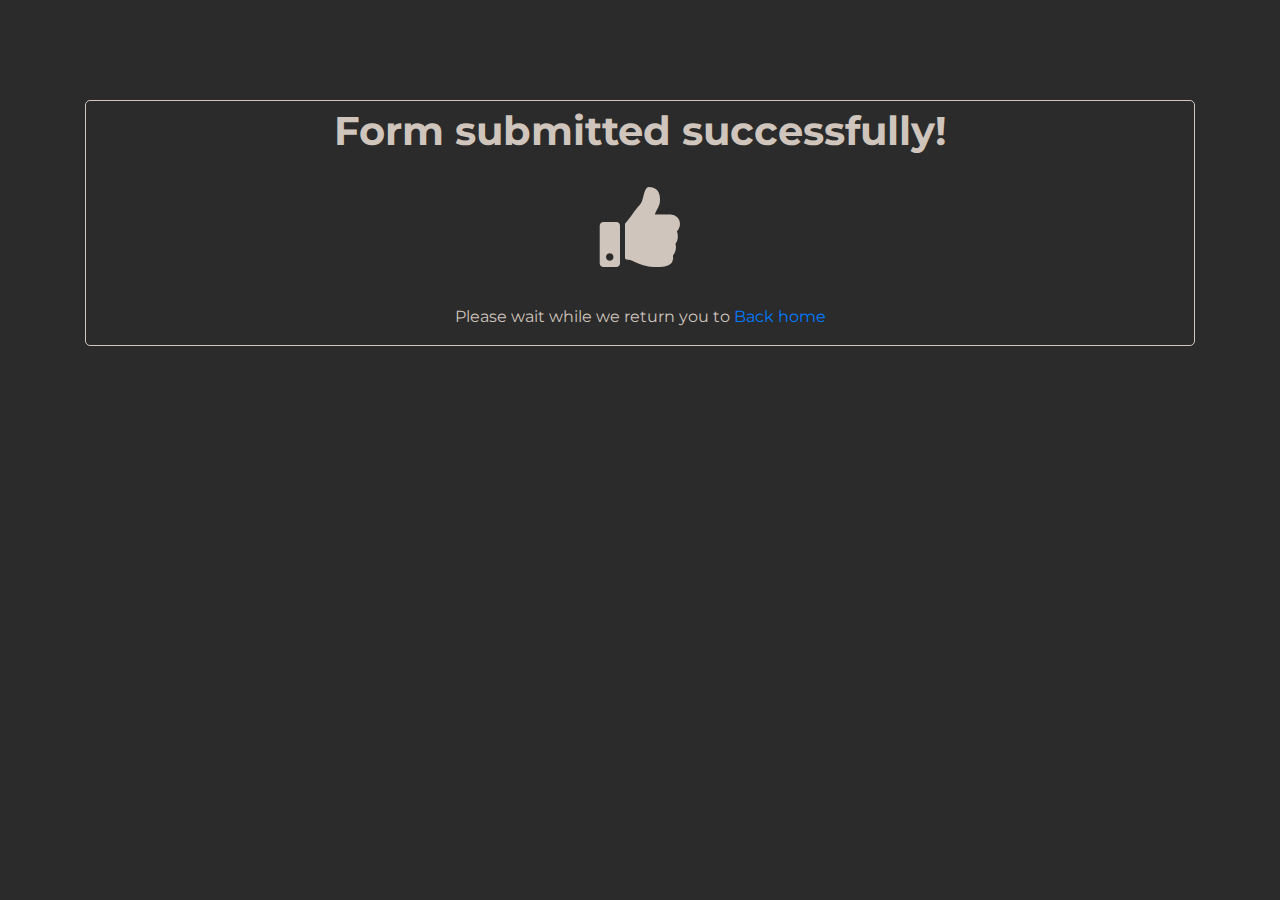
<file: thanks.html>
<!DOCTYPE html>
<html lang="en">

<head>
    <meta charset="utf-8">
    <base href="/">
    <title>Pavlo Iievliev CV</title>
    <meta name="title" content="CV Pavlo Iievliev">
    <meta name="description" content="CV Pavlo Iievliev - Front-end Developer / Web Developer">
    <meta http-equiv="X-UA-Compatible" content="IE=edge">
    <meta name="viewport" content="width=device-width, initial-scale=1, maximum-scale=1">
    <link href="https://cv.paavalipoika.com/" rel="alternate" hreflang="en">
    <link href="https://cv.paavalipoika.com/ua" rel="alternate" hreflang="uk">

    <meta property="og:title" content="CV Pavlo Iievliev - Front-end Developer / Web Developer">
    <meta property="og:site_name" content="CV Pavlo Iievliev">
    <meta property="og:url" content="https://cv.paavalipoika.com/">
    <meta property="og:type" content="article">
    <meta property="og:locale" content="en">
    <meta property="og:description" content="I am looking for an interesting job on the Front-end developer position in the creative team of a stable company, with the opportunity to learn new technologies and improve my existing skills.">
    <meta property="og:image" content="https://cv.paavalipoika.com/img/logo.png">


    <link rel="shortcut icon" href="/img/favicons/favicon.ico">
    <link rel="apple-touch-icon" sizes="57x57" href="/img/favicons/apple-icon-57x57.png">
    <link rel="apple-touch-icon" sizes="60x60" href="/img/favicons/apple-icon-60x60.png">
    <link rel="apple-touch-icon" sizes="72x72" href="/img/favicons/apple-icon-72x72.png">
    <link rel="apple-touch-icon" sizes="76x76" href="/img/favicons/apple-icon-76x76.png">
    <link rel="apple-touch-icon" sizes="114x114" href="/img/favicons/apple-icon-114x114.png">
    <link rel="apple-touch-icon" sizes="120x120" href="/img/favicons/apple-icon-120x120.png">
    <link rel="apple-touch-icon" sizes="144x144" href="/img/favicons/apple-icon-144x144.png">
    <link rel="apple-touch-icon" sizes="152x152" href="/img/favicons/apple-icon-152x152.png">
    <link rel="apple-touch-icon" sizes="180x180" href="/img/favicons/apple-icon-180x180.png">
    <link rel="icon" type="image/png" sizes="192x192" href="/img/favicons/android-icon-192x192.png">
    <link rel="icon" type="image/png" sizes="32x32" href="/img/favicons/favicon-32x32.png">
    <link rel="icon" type="image/png" sizes="96x96" href="/img/favicons/favicon-96x96.png">
    <link rel="icon" type="image/png" sizes="16x16" href="/img/favicons/favicon-16x16.png">
    <link rel="manifest" href="/img/favicons/manifest.json">
    <meta name="msapplication-TileColor" content="#ffffff">
    <meta name="msapplication-TileImage" content="/img/favicons/ms-icon-144x144.png">

    <meta name="theme-color" content="#1A222C">

    <link href="https://fonts.googleapis.com/css?family=Montserrat" rel="stylesheet">

    <link rel="stylesheet" href="/css/main.min.css">
    <style>
        my-email::after {
            content: attr(data-domain);
        }
        
        my-email::before {
            content: attr(data-user)"\0040";
        }
    </style>
</head>


<body>
    <section id="thanks">
        <div class="container">
            <div class="row">
                <div class="col-xl-12">
                    <div class="text-inner">
                        <h1>Form submitted successfully!</h1>
                        <p class="thumbsup">
                            <i class="fas fa-thumbs-up"></i>
                        </p>
                        <p>Please wait while we return you to
                            <a href="index.html">Back home</a>
                        </p>
                    </div>
                </div>
            </div>
        </div>
    </section>
    <script type="text/javascript">
        setTimeout('location.replace("/index.html")', 6000);
    </script>
</body>

</html>
</file>
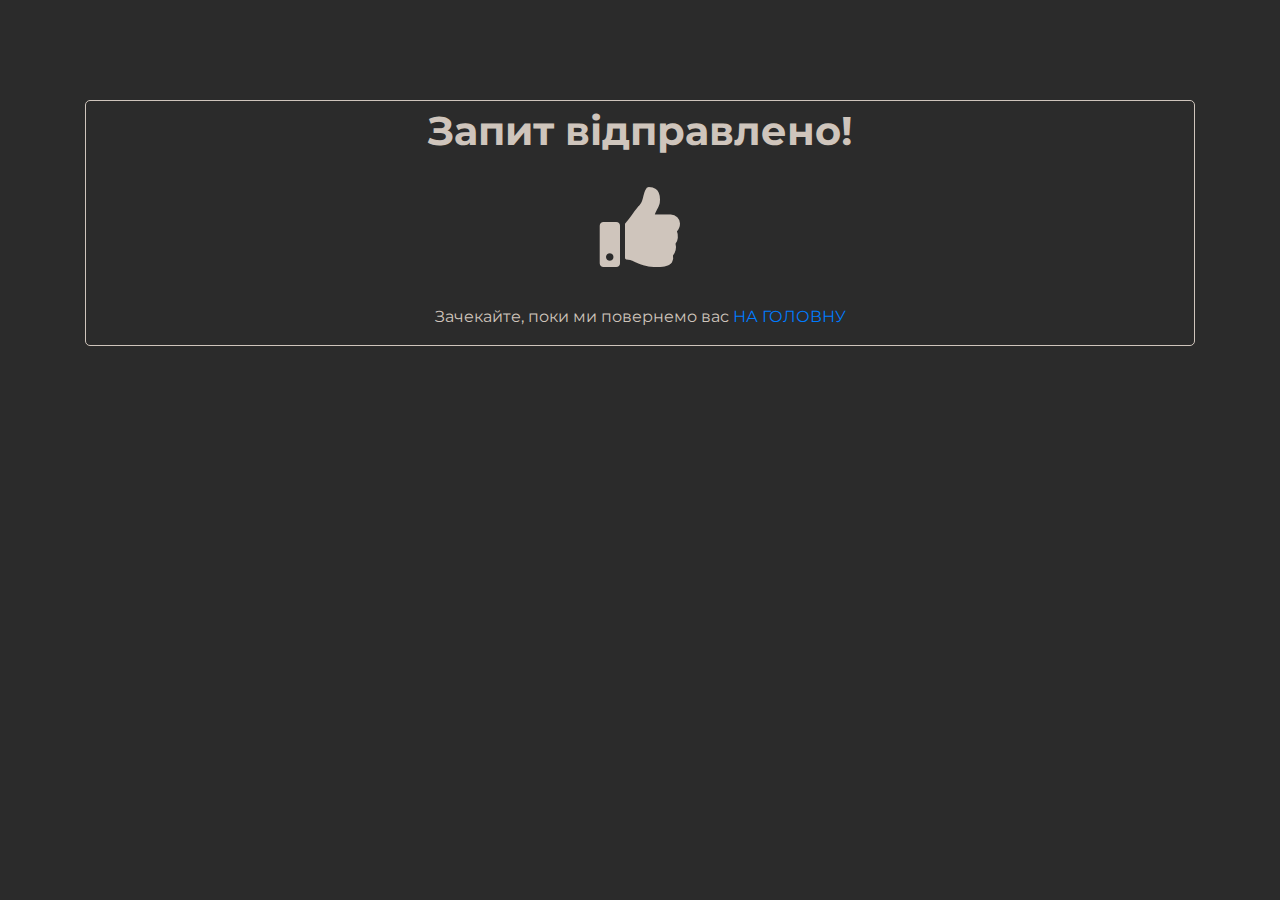
<file: UA/thanks.html>
<!DOCTYPE html>
<html lang="uk">

<head>
    <meta charset="utf-8">
    <base href="/">
    <title>CV Павло Ієвлєв</title>
    <meta name="title" content="CV Павло Ієвлєв">
    <meta name="description" content="CV Павло Ієвлєв - розробка та  / Web Developer">
    <meta http-equiv="X-UA-Compatible" content="IE=edge">
    <meta name="viewport" content="width=device-width, initial-scale=1, maximum-scale=1">
    <link href="https://cv.paavalipoika.com/" rel="alternate" hreflang="en">
    <link href="https://cv.paavalipoika.com/ua" rel="alternate" hreflang="uk">

    <meta property="og:title" content="CV Pavlo Iievliev - Front-end Developer / Web Developer">
    <meta property="og:site_name" content="CV Pavlo Iievliev">
    <meta property="og:url" content="https://cv.paavalipoika.com/">
    <meta property="og:type" content="article">
    <meta property="og:locale" content="ua">
    <meta property="og:description" content="Я ищу интересную работу на позиции Front-end разработчика в творческой команде в стабильной компании, с возможностью изучать новые технологии и совершенствовать имеющиеся у навыки.">
    <meta property="og:image" content="https://cv.paavalipoika.com/img/logo.png">


    <link rel="shortcut icon" href="/img/favicons/favicon.ico">
    <link rel="apple-touch-icon" sizes="57x57" href="/img/favicons/apple-icon-57x57.png">
    <link rel="apple-touch-icon" sizes="60x60" href="/img/favicons/apple-icon-60x60.png">
    <link rel="apple-touch-icon" sizes="72x72" href="/img/favicons/apple-icon-72x72.png">
    <link rel="apple-touch-icon" sizes="76x76" href="/img/favicons/apple-icon-76x76.png">
    <link rel="apple-touch-icon" sizes="114x114" href="/img/favicons/apple-icon-114x114.png">
    <link rel="apple-touch-icon" sizes="120x120" href="/img/favicons/apple-icon-120x120.png">
    <link rel="apple-touch-icon" sizes="144x144" href="/img/favicons/apple-icon-144x144.png">
    <link rel="apple-touch-icon" sizes="152x152" href="/img/favicons/apple-icon-152x152.png">
    <link rel="apple-touch-icon" sizes="180x180" href="/img/favicons/apple-icon-180x180.png">
    <link rel="icon" type="image/png" sizes="192x192" href="/img/favicons/android-icon-192x192.png">
    <link rel="icon" type="image/png" sizes="32x32" href="/img/favicons/favicon-32x32.png">
    <link rel="icon" type="image/png" sizes="96x96" href="/img/favicons/favicon-96x96.png">
    <link rel="icon" type="image/png" sizes="16x16" href="/img/favicons/favicon-16x16.png">
    <link rel="manifest" href="/img/favicons/manifest.json">
    <meta name="msapplication-TileColor" content="#ffffff">
    <meta name="msapplication-TileImage" content="/img/favicons/ms-icon-144x144.png">
    <meta name="theme-color" content="#1A222C">

    <link href="https://fonts.googleapis.com/css?family=Montserrat" rel="stylesheet">

    <link rel="stylesheet" href="/css/main.min.css">
    <style>
        my-email::after {
            content: attr(data-domain);
        }
        
        my-email::before {
            content: attr(data-user)"\0040";
        }
    </style>
</head>

<body>
    <section id="thanks">
        <div class="container">
            <div class="row">
                <div class="col-xl-12">
                    <div class="text-inner">
                        <h1>Запит відправлено!</h1>
                        <p class="thumbsup">
                            <i class="fas fa-thumbs-up"></i>
                        </p>
                        <p>Зачекайте, поки ми повернемо вас 
                            <a href="index.html">НА ГОЛОВНУ</a>
                        </p>
                    </div>
                </div>
            </div>
        </div>
    </section>
    <script type="text/javascript">
        setTimeout('location.replace("/index.html")', 6000);
    </script>
</body>

</html>
</file>
<file: css/main.min.css>
@import url(https://fonts.googleapis.com/css?family=Montserrat:400,700,900&subset=cyrillic);html{line-height:1.15;-ms-text-size-adjust:100%;-webkit-text-size-adjust:100%}body{margin:0}article,aside,footer,header,nav,section{display:block}h1{font-size:2em;margin:.67em 0}figcaption,figure,main{display:block}figure{margin:1em 40px}hr{-webkit-box-sizing:content-box;box-sizing:content-box;height:0;overflow:visible}pre{font-family:monospace,monospace;font-size:1em}a{background-color:transparent;-webkit-text-decoration-skip:objects}abbr[title]{border-bottom:none;text-decoration:underline;-webkit-text-decoration:underline dotted;text-decoration:underline dotted}b,strong{font-weight:inherit}b,strong{font-weight:bolder}code,kbd,samp{font-family:monospace,monospace;font-size:1em}dfn{font-style:italic}mark{background-color:#ff0;color:#000}small{font-size:80%}sub,sup{font-size:75%;line-height:0;position:relative;vertical-align:baseline}sub{bottom:-.25em}sup{top:-.5em}audio,video{display:inline-block}audio:not([controls]){display:none;height:0}img{border-style:none}svg:not(:root){overflow:hidden}button,input,optgroup,select,textarea{font-family:sans-serif;font-size:100%;line-height:1.15;margin:0}button,input{overflow:visible}button,select{text-transform:none}[type=reset],[type=submit],button,html [type=button]{-webkit-appearance:button}[type=button]::-moz-focus-inner,[type=reset]::-moz-focus-inner,[type=submit]::-moz-focus-inner,button::-moz-focus-inner{border-style:none;padding:0}[type=button]:-moz-focusring,[type=reset]:-moz-focusring,[type=submit]:-moz-focusring,button:-moz-focusring{outline:1px dotted ButtonText}fieldset{padding:.35em .75em .625em}legend{-webkit-box-sizing:border-box;box-sizing:border-box;color:inherit;display:table;max-width:100%;padding:0;white-space:normal}progress{display:inline-block;vertical-align:baseline}textarea{overflow:auto}[type=checkbox],[type=radio]{-webkit-box-sizing:border-box;box-sizing:border-box;padding:0}[type=number]::-webkit-inner-spin-button,[type=number]::-webkit-outer-spin-button{height:auto}[type=search]{-webkit-appearance:textfield;outline-offset:-2px}[type=search]::-webkit-search-cancel-button,[type=search]::-webkit-search-decoration{-webkit-appearance:none}::-webkit-file-upload-button{-webkit-appearance:button;font:inherit}details,menu{display:block}summary{display:list-item}canvas{display:inline-block}template{display:none}[hidden]{display:none}*,::after,::before{-webkit-box-sizing:border-box;box-sizing:border-box}html{font-family:sans-serif;line-height:1.15;-webkit-text-size-adjust:100%;-ms-text-size-adjust:100%;-ms-overflow-style:scrollbar;-webkit-tap-highlight-color:transparent}@-ms-viewport{width:device-width}article,aside,dialog,figcaption,figure,footer,header,hgroup,main,nav,section{display:block}body{margin:0;font-family:-apple-system,BlinkMacSystemFont,"Segoe UI",Roboto,"Helvetica Neue",Arial,sans-serif,"Apple Color Emoji","Segoe UI Emoji","Segoe UI Symbol";font-size:1rem;font-weight:400;line-height:1.5;color:#212529;text-align:left;background-color:#fff}[tabindex="-1"]:focus{outline:0!important}hr{-webkit-box-sizing:content-box;box-sizing:content-box;height:0;overflow:visible}h1,h2,h3,h4,h5,h6{margin-top:0;margin-bottom:.5rem}p{margin-top:0;margin-bottom:1rem}abbr[data-original-title],abbr[title]{text-decoration:underline;-webkit-text-decoration:underline dotted;text-decoration:underline dotted;cursor:help;border-bottom:0}address{margin-bottom:1rem;font-style:normal;line-height:inherit}dl,ol,ul{margin-top:0;margin-bottom:1rem}ol ol,ol ul,ul ol,ul ul{margin-bottom:0}dt{font-weight:700}dd{margin-bottom:.5rem;margin-left:0}blockquote{margin:0 0 1rem}dfn{font-style:italic}b,strong{font-weight:bolder}small{font-size:80%}sub,sup{position:relative;font-size:75%;line-height:0;vertical-align:baseline}sub{bottom:-.25em}sup{top:-.5em}a{color:#007bff;text-decoration:none;background-color:transparent;-webkit-text-decoration-skip:objects}a:hover{color:#0056b3;text-decoration:underline}a:not([href]):not([tabindex]){color:inherit;text-decoration:none}a:not([href]):not([tabindex]):focus,a:not([href]):not([tabindex]):hover{color:inherit;text-decoration:none}a:not([href]):not([tabindex]):focus{outline:0}code,kbd,pre,samp{font-family:monospace,monospace;font-size:1em}pre{margin-top:0;margin-bottom:1rem;overflow:auto;-ms-overflow-style:scrollbar}figure{margin:0 0 1rem}img{vertical-align:middle;border-style:none}svg:not(:root){overflow:hidden}table{border-collapse:collapse}caption{padding-top:.75rem;padding-bottom:.75rem;color:#6c757d;text-align:left;caption-side:bottom}th{text-align:inherit}label{display:inline-block;margin-bottom:.5rem}button{-webkit-border-radius:0;border-radius:0}button:focus{outline:1px dotted;outline:5px auto -webkit-focus-ring-color}button,input,optgroup,select,textarea{margin:0;font-family:inherit;font-size:inherit;line-height:inherit}button,input{overflow:visible}button,select{text-transform:none}[type=reset],[type=submit],button,html [type=button]{-webkit-appearance:button}[type=button]::-moz-focus-inner,[type=reset]::-moz-focus-inner,[type=submit]::-moz-focus-inner,button::-moz-focus-inner{padding:0;border-style:none}input[type=checkbox],input[type=radio]{-webkit-box-sizing:border-box;box-sizing:border-box;padding:0}input[type=date],input[type=datetime-local],input[type=month],input[type=time]{-webkit-appearance:listbox}textarea{overflow:auto;resize:vertical}fieldset{min-width:0;padding:0;margin:0;border:0}legend{display:block;width:100%;max-width:100%;padding:0;margin-bottom:.5rem;font-size:1.5rem;line-height:inherit;color:inherit;white-space:normal}progress{vertical-align:baseline}[type=number]::-webkit-inner-spin-button,[type=number]::-webkit-outer-spin-button{height:auto}[type=search]{outline-offset:-2px;-webkit-appearance:none}[type=search]::-webkit-search-cancel-button,[type=search]::-webkit-search-decoration{-webkit-appearance:none}::-webkit-file-upload-button{font:inherit;-webkit-appearance:button}output{display:inline-block}summary{display:list-item;cursor:pointer}template{display:none}[hidden]{display:none!important}@-ms-viewport{width:device-width}html{-webkit-box-sizing:border-box;box-sizing:border-box;-ms-overflow-style:scrollbar}*,::after,::before{-webkit-box-sizing:inherit;box-sizing:inherit}.container{width:100%;padding-right:15px;padding-left:15px;margin-right:auto;margin-left:auto}@media (min-width:576px){.container{max-width:540px}}@media (min-width:768px){.container{max-width:720px}}@media (min-width:992px){.container{max-width:960px}}@media (min-width:1200px){.container{max-width:1140px}}.container-fluid{width:100%;padding-right:15px;padding-left:15px;margin-right:auto;margin-left:auto}.row{display:-webkit-box;display:-webkit-flex;display:-ms-flexbox;display:flex;-webkit-flex-wrap:wrap;-ms-flex-wrap:wrap;flex-wrap:wrap;margin-right:-15px;margin-left:-15px}.no-gutters{margin-right:0;margin-left:0}.no-gutters>.col,.no-gutters>[class*=col-]{padding-right:0;padding-left:0}.col,.col-1,.col-10,.col-11,.col-12,.col-2,.col-3,.col-4,.col-5,.col-6,.col-7,.col-8,.col-9,.col-auto,.col-lg,.col-lg-1,.col-lg-10,.col-lg-11,.col-lg-12,.col-lg-2,.col-lg-3,.col-lg-4,.col-lg-5,.col-lg-6,.col-lg-7,.col-lg-8,.col-lg-9,.col-lg-auto,.col-md,.col-md-1,.col-md-10,.col-md-11,.col-md-12,.col-md-2,.col-md-3,.col-md-4,.col-md-5,.col-md-6,.col-md-7,.col-md-8,.col-md-9,.col-md-auto,.col-sm,.col-sm-1,.col-sm-10,.col-sm-11,.col-sm-12,.col-sm-2,.col-sm-3,.col-sm-4,.col-sm-5,.col-sm-6,.col-sm-7,.col-sm-8,.col-sm-9,.col-sm-auto,.col-xl,.col-xl-1,.col-xl-10,.col-xl-11,.col-xl-12,.col-xl-2,.col-xl-3,.col-xl-4,.col-xl-5,.col-xl-6,.col-xl-7,.col-xl-8,.col-xl-9,.col-xl-auto{position:relative;width:100%;min-height:1px;padding-right:15px;padding-left:15px}.col{-webkit-flex-basis:0;-ms-flex-preferred-size:0;flex-basis:0;-webkit-box-flex:1;-webkit-flex-grow:1;-ms-flex-positive:1;flex-grow:1;max-width:100%}.col-auto{-webkit-box-flex:0;-webkit-flex:0 0 auto;-ms-flex:0 0 auto;flex:0 0 auto;width:auto;max-width:none}.col-1{-webkit-box-flex:0;-webkit-flex:0 0 8.33333%;-ms-flex:0 0 8.33333%;flex:0 0 8.33333%;max-width:8.33333%}.col-2{-webkit-box-flex:0;-webkit-flex:0 0 16.66667%;-ms-flex:0 0 16.66667%;flex:0 0 16.66667%;max-width:16.66667%}.col-3{-webkit-box-flex:0;-webkit-flex:0 0 25%;-ms-flex:0 0 25%;flex:0 0 25%;max-width:25%}.col-4{-webkit-box-flex:0;-webkit-flex:0 0 33.33333%;-ms-flex:0 0 33.33333%;flex:0 0 33.33333%;max-width:33.33333%}.col-5{-webkit-box-flex:0;-webkit-flex:0 0 41.66667%;-ms-flex:0 0 41.66667%;flex:0 0 41.66667%;max-width:41.66667%}.col-6{-webkit-box-flex:0;-webkit-flex:0 0 50%;-ms-flex:0 0 50%;flex:0 0 50%;max-width:50%}.col-7{-webkit-box-flex:0;-webkit-flex:0 0 58.33333%;-ms-flex:0 0 58.33333%;flex:0 0 58.33333%;max-width:58.33333%}.col-8{-webkit-box-flex:0;-webkit-flex:0 0 66.66667%;-ms-flex:0 0 66.66667%;flex:0 0 66.66667%;max-width:66.66667%}.col-9{-webkit-box-flex:0;-webkit-flex:0 0 75%;-ms-flex:0 0 75%;flex:0 0 75%;max-width:75%}.col-10{-webkit-box-flex:0;-webkit-flex:0 0 83.33333%;-ms-flex:0 0 83.33333%;flex:0 0 83.33333%;max-width:83.33333%}.col-11{-webkit-box-flex:0;-webkit-flex:0 0 91.66667%;-ms-flex:0 0 91.66667%;flex:0 0 91.66667%;max-width:91.66667%}.col-12{-webkit-box-flex:0;-webkit-flex:0 0 100%;-ms-flex:0 0 100%;flex:0 0 100%;max-width:100%}.order-first{-webkit-box-ordinal-group:0;-webkit-order:-1;-ms-flex-order:-1;order:-1}.order-last{-webkit-box-ordinal-group:14;-webkit-order:13;-ms-flex-order:13;order:13}.order-0{-webkit-box-ordinal-group:1;-webkit-order:0;-ms-flex-order:0;order:0}.order-1{-webkit-box-ordinal-group:2;-webkit-order:1;-ms-flex-order:1;order:1}.order-2{-webkit-box-ordinal-group:3;-webkit-order:2;-ms-flex-order:2;order:2}.order-3{-webkit-box-ordinal-group:4;-webkit-order:3;-ms-flex-order:3;order:3}.order-4{-webkit-box-ordinal-group:5;-webkit-order:4;-ms-flex-order:4;order:4}.order-5{-webkit-box-ordinal-group:6;-webkit-order:5;-ms-flex-order:5;order:5}.order-6{-webkit-box-ordinal-group:7;-webkit-order:6;-ms-flex-order:6;order:6}.order-7{-webkit-box-ordinal-group:8;-webkit-order:7;-ms-flex-order:7;order:7}.order-8{-webkit-box-ordinal-group:9;-webkit-order:8;-ms-flex-order:8;order:8}.order-9{-webkit-box-ordinal-group:10;-webkit-order:9;-ms-flex-order:9;order:9}.order-10{-webkit-box-ordinal-group:11;-webkit-order:10;-ms-flex-order:10;order:10}.order-11{-webkit-box-ordinal-group:12;-webkit-order:11;-ms-flex-order:11;order:11}.order-12{-webkit-box-ordinal-group:13;-webkit-order:12;-ms-flex-order:12;order:12}.offset-1{margin-left:8.33333%}.offset-2{margin-left:16.66667%}.offset-3{margin-left:25%}.offset-4{margin-left:33.33333%}.offset-5{margin-left:41.66667%}.offset-6{margin-left:50%}.offset-7{margin-left:58.33333%}.offset-8{margin-left:66.66667%}.offset-9{margin-left:75%}.offset-10{margin-left:83.33333%}.offset-11{margin-left:91.66667%}@media (min-width:576px){.col-sm{-webkit-flex-basis:0;-ms-flex-preferred-size:0;flex-basis:0;-webkit-box-flex:1;-webkit-flex-grow:1;-ms-flex-positive:1;flex-grow:1;max-width:100%}.col-sm-auto{-webkit-box-flex:0;-webkit-flex:0 0 auto;-ms-flex:0 0 auto;flex:0 0 auto;width:auto;max-width:none}.col-sm-1{-webkit-box-flex:0;-webkit-flex:0 0 8.33333%;-ms-flex:0 0 8.33333%;flex:0 0 8.33333%;max-width:8.33333%}.col-sm-2{-webkit-box-flex:0;-webkit-flex:0 0 16.66667%;-ms-flex:0 0 16.66667%;flex:0 0 16.66667%;max-width:16.66667%}.col-sm-3{-webkit-box-flex:0;-webkit-flex:0 0 25%;-ms-flex:0 0 25%;flex:0 0 25%;max-width:25%}.col-sm-4{-webkit-box-flex:0;-webkit-flex:0 0 33.33333%;-ms-flex:0 0 33.33333%;flex:0 0 33.33333%;max-width:33.33333%}.col-sm-5{-webkit-box-flex:0;-webkit-flex:0 0 41.66667%;-ms-flex:0 0 41.66667%;flex:0 0 41.66667%;max-width:41.66667%}.col-sm-6{-webkit-box-flex:0;-webkit-flex:0 0 50%;-ms-flex:0 0 50%;flex:0 0 50%;max-width:50%}.col-sm-7{-webkit-box-flex:0;-webkit-flex:0 0 58.33333%;-ms-flex:0 0 58.33333%;flex:0 0 58.33333%;max-width:58.33333%}.col-sm-8{-webkit-box-flex:0;-webkit-flex:0 0 66.66667%;-ms-flex:0 0 66.66667%;flex:0 0 66.66667%;max-width:66.66667%}.col-sm-9{-webkit-box-flex:0;-webkit-flex:0 0 75%;-ms-flex:0 0 75%;flex:0 0 75%;max-width:75%}.col-sm-10{-webkit-box-flex:0;-webkit-flex:0 0 83.33333%;-ms-flex:0 0 83.33333%;flex:0 0 83.33333%;max-width:83.33333%}.col-sm-11{-webkit-box-flex:0;-webkit-flex:0 0 91.66667%;-ms-flex:0 0 91.66667%;flex:0 0 91.66667%;max-width:91.66667%}.col-sm-12{-webkit-box-flex:0;-webkit-flex:0 0 100%;-ms-flex:0 0 100%;flex:0 0 100%;max-width:100%}.order-sm-first{-webkit-box-ordinal-group:0;-webkit-order:-1;-ms-flex-order:-1;order:-1}.order-sm-last{-webkit-box-ordinal-group:14;-webkit-order:13;-ms-flex-order:13;order:13}.order-sm-0{-webkit-box-ordinal-group:1;-webkit-order:0;-ms-flex-order:0;order:0}.order-sm-1{-webkit-box-ordinal-group:2;-webkit-order:1;-ms-flex-order:1;order:1}.order-sm-2{-webkit-box-ordinal-group:3;-webkit-order:2;-ms-flex-order:2;order:2}.order-sm-3{-webkit-box-ordinal-group:4;-webkit-order:3;-ms-flex-order:3;order:3}.order-sm-4{-webkit-box-ordinal-group:5;-webkit-order:4;-ms-flex-order:4;order:4}.order-sm-5{-webkit-box-ordinal-group:6;-webkit-order:5;-ms-flex-order:5;order:5}.order-sm-6{-webkit-box-ordinal-group:7;-webkit-order:6;-ms-flex-order:6;order:6}.order-sm-7{-webkit-box-ordinal-group:8;-webkit-order:7;-ms-flex-order:7;order:7}.order-sm-8{-webkit-box-ordinal-group:9;-webkit-order:8;-ms-flex-order:8;order:8}.order-sm-9{-webkit-box-ordinal-group:10;-webkit-order:9;-ms-flex-order:9;order:9}.order-sm-10{-webkit-box-ordinal-group:11;-webkit-order:10;-ms-flex-order:10;order:10}.order-sm-11{-webkit-box-ordinal-group:12;-webkit-order:11;-ms-flex-order:11;order:11}.order-sm-12{-webkit-box-ordinal-group:13;-webkit-order:12;-ms-flex-order:12;order:12}.offset-sm-0{margin-left:0}.offset-sm-1{margin-left:8.33333%}.offset-sm-2{margin-left:16.66667%}.offset-sm-3{margin-left:25%}.offset-sm-4{margin-left:33.33333%}.offset-sm-5{margin-left:41.66667%}.offset-sm-6{margin-left:50%}.offset-sm-7{margin-left:58.33333%}.offset-sm-8{margin-left:66.66667%}.offset-sm-9{margin-left:75%}.offset-sm-10{margin-left:83.33333%}.offset-sm-11{margin-left:91.66667%}}@media (min-width:768px){.col-md{-webkit-flex-basis:0;-ms-flex-preferred-size:0;flex-basis:0;-webkit-box-flex:1;-webkit-flex-grow:1;-ms-flex-positive:1;flex-grow:1;max-width:100%}.col-md-auto{-webkit-box-flex:0;-webkit-flex:0 0 auto;-ms-flex:0 0 auto;flex:0 0 auto;width:auto;max-width:none}.col-md-1{-webkit-box-flex:0;-webkit-flex:0 0 8.33333%;-ms-flex:0 0 8.33333%;flex:0 0 8.33333%;max-width:8.33333%}.col-md-2{-webkit-box-flex:0;-webkit-flex:0 0 16.66667%;-ms-flex:0 0 16.66667%;flex:0 0 16.66667%;max-width:16.66667%}.col-md-3{-webkit-box-flex:0;-webkit-flex:0 0 25%;-ms-flex:0 0 25%;flex:0 0 25%;max-width:25%}.col-md-4{-webkit-box-flex:0;-webkit-flex:0 0 33.33333%;-ms-flex:0 0 33.33333%;flex:0 0 33.33333%;max-width:33.33333%}.col-md-5{-webkit-box-flex:0;-webkit-flex:0 0 41.66667%;-ms-flex:0 0 41.66667%;flex:0 0 41.66667%;max-width:41.66667%}.col-md-6{-webkit-box-flex:0;-webkit-flex:0 0 50%;-ms-flex:0 0 50%;flex:0 0 50%;max-width:50%}.col-md-7{-webkit-box-flex:0;-webkit-flex:0 0 58.33333%;-ms-flex:0 0 58.33333%;flex:0 0 58.33333%;max-width:58.33333%}.col-md-8{-webkit-box-flex:0;-webkit-flex:0 0 66.66667%;-ms-flex:0 0 66.66667%;flex:0 0 66.66667%;max-width:66.66667%}.col-md-9{-webkit-box-flex:0;-webkit-flex:0 0 75%;-ms-flex:0 0 75%;flex:0 0 75%;max-width:75%}.col-md-10{-webkit-box-flex:0;-webkit-flex:0 0 83.33333%;-ms-flex:0 0 83.33333%;flex:0 0 83.33333%;max-width:83.33333%}.col-md-11{-webkit-box-flex:0;-webkit-flex:0 0 91.66667%;-ms-flex:0 0 91.66667%;flex:0 0 91.66667%;max-width:91.66667%}.col-md-12{-webkit-box-flex:0;-webkit-flex:0 0 100%;-ms-flex:0 0 100%;flex:0 0 100%;max-width:100%}.order-md-first{-webkit-box-ordinal-group:0;-webkit-order:-1;-ms-flex-order:-1;order:-1}.order-md-last{-webkit-box-ordinal-group:14;-webkit-order:13;-ms-flex-order:13;order:13}.order-md-0{-webkit-box-ordinal-group:1;-webkit-order:0;-ms-flex-order:0;order:0}.order-md-1{-webkit-box-ordinal-group:2;-webkit-order:1;-ms-flex-order:1;order:1}.order-md-2{-webkit-box-ordinal-group:3;-webkit-order:2;-ms-flex-order:2;order:2}.order-md-3{-webkit-box-ordinal-group:4;-webkit-order:3;-ms-flex-order:3;order:3}.order-md-4{-webkit-box-ordinal-group:5;-webkit-order:4;-ms-flex-order:4;order:4}.order-md-5{-webkit-box-ordinal-group:6;-webkit-order:5;-ms-flex-order:5;order:5}.order-md-6{-webkit-box-ordinal-group:7;-webkit-order:6;-ms-flex-order:6;order:6}.order-md-7{-webkit-box-ordinal-group:8;-webkit-order:7;-ms-flex-order:7;order:7}.order-md-8{-webkit-box-ordinal-group:9;-webkit-order:8;-ms-flex-order:8;order:8}.order-md-9{-webkit-box-ordinal-group:10;-webkit-order:9;-ms-flex-order:9;order:9}.order-md-10{-webkit-box-ordinal-group:11;-webkit-order:10;-ms-flex-order:10;order:10}.order-md-11{-webkit-box-ordinal-group:12;-webkit-order:11;-ms-flex-order:11;order:11}.order-md-12{-webkit-box-ordinal-group:13;-webkit-order:12;-ms-flex-order:12;order:12}.offset-md-0{margin-left:0}.offset-md-1{margin-left:8.33333%}.offset-md-2{margin-left:16.66667%}.offset-md-3{margin-left:25%}.offset-md-4{margin-left:33.33333%}.offset-md-5{margin-left:41.66667%}.offset-md-6{margin-left:50%}.offset-md-7{margin-left:58.33333%}.offset-md-8{margin-left:66.66667%}.offset-md-9{margin-left:75%}.offset-md-10{margin-left:83.33333%}.offset-md-11{margin-left:91.66667%}}@media (min-width:992px){.col-lg{-webkit-flex-basis:0;-ms-flex-preferred-size:0;flex-basis:0;-webkit-box-flex:1;-webkit-flex-grow:1;-ms-flex-positive:1;flex-grow:1;max-width:100%}.col-lg-auto{-webkit-box-flex:0;-webkit-flex:0 0 auto;-ms-flex:0 0 auto;flex:0 0 auto;width:auto;max-width:none}.col-lg-1{-webkit-box-flex:0;-webkit-flex:0 0 8.33333%;-ms-flex:0 0 8.33333%;flex:0 0 8.33333%;max-width:8.33333%}.col-lg-2{-webkit-box-flex:0;-webkit-flex:0 0 16.66667%;-ms-flex:0 0 16.66667%;flex:0 0 16.66667%;max-width:16.66667%}.col-lg-3{-webkit-box-flex:0;-webkit-flex:0 0 25%;-ms-flex:0 0 25%;flex:0 0 25%;max-width:25%}.col-lg-4{-webkit-box-flex:0;-webkit-flex:0 0 33.33333%;-ms-flex:0 0 33.33333%;flex:0 0 33.33333%;max-width:33.33333%}.col-lg-5{-webkit-box-flex:0;-webkit-flex:0 0 41.66667%;-ms-flex:0 0 41.66667%;flex:0 0 41.66667%;max-width:41.66667%}.col-lg-6{-webkit-box-flex:0;-webkit-flex:0 0 50%;-ms-flex:0 0 50%;flex:0 0 50%;max-width:50%}.col-lg-7{-webkit-box-flex:0;-webkit-flex:0 0 58.33333%;-ms-flex:0 0 58.33333%;flex:0 0 58.33333%;max-width:58.33333%}.col-lg-8{-webkit-box-flex:0;-webkit-flex:0 0 66.66667%;-ms-flex:0 0 66.66667%;flex:0 0 66.66667%;max-width:66.66667%}.col-lg-9{-webkit-box-flex:0;-webkit-flex:0 0 75%;-ms-flex:0 0 75%;flex:0 0 75%;max-width:75%}.col-lg-10{-webkit-box-flex:0;-webkit-flex:0 0 83.33333%;-ms-flex:0 0 83.33333%;flex:0 0 83.33333%;max-width:83.33333%}.col-lg-11{-webkit-box-flex:0;-webkit-flex:0 0 91.66667%;-ms-flex:0 0 91.66667%;flex:0 0 91.66667%;max-width:91.66667%}.col-lg-12{-webkit-box-flex:0;-webkit-flex:0 0 100%;-ms-flex:0 0 100%;flex:0 0 100%;max-width:100%}.order-lg-first{-webkit-box-ordinal-group:0;-webkit-order:-1;-ms-flex-order:-1;order:-1}.order-lg-last{-webkit-box-ordinal-group:14;-webkit-order:13;-ms-flex-order:13;order:13}.order-lg-0{-webkit-box-ordinal-group:1;-webkit-order:0;-ms-flex-order:0;order:0}.order-lg-1{-webkit-box-ordinal-group:2;-webkit-order:1;-ms-flex-order:1;order:1}.order-lg-2{-webkit-box-ordinal-group:3;-webkit-order:2;-ms-flex-order:2;order:2}.order-lg-3{-webkit-box-ordinal-group:4;-webkit-order:3;-ms-flex-order:3;order:3}.order-lg-4{-webkit-box-ordinal-group:5;-webkit-order:4;-ms-flex-order:4;order:4}.order-lg-5{-webkit-box-ordinal-group:6;-webkit-order:5;-ms-flex-order:5;order:5}.order-lg-6{-webkit-box-ordinal-group:7;-webkit-order:6;-ms-flex-order:6;order:6}.order-lg-7{-webkit-box-ordinal-group:8;-webkit-order:7;-ms-flex-order:7;order:7}.order-lg-8{-webkit-box-ordinal-group:9;-webkit-order:8;-ms-flex-order:8;order:8}.order-lg-9{-webkit-box-ordinal-group:10;-webkit-order:9;-ms-flex-order:9;order:9}.order-lg-10{-webkit-box-ordinal-group:11;-webkit-order:10;-ms-flex-order:10;order:10}.order-lg-11{-webkit-box-ordinal-group:12;-webkit-order:11;-ms-flex-order:11;order:11}.order-lg-12{-webkit-box-ordinal-group:13;-webkit-order:12;-ms-flex-order:12;order:12}.offset-lg-0{margin-left:0}.offset-lg-1{margin-left:8.33333%}.offset-lg-2{margin-left:16.66667%}.offset-lg-3{margin-left:25%}.offset-lg-4{margin-left:33.33333%}.offset-lg-5{margin-left:41.66667%}.offset-lg-6{margin-left:50%}.offset-lg-7{margin-left:58.33333%}.offset-lg-8{margin-left:66.66667%}.offset-lg-9{margin-left:75%}.offset-lg-10{margin-left:83.33333%}.offset-lg-11{margin-left:91.66667%}}@media (min-width:1200px){.col-xl{-webkit-flex-basis:0;-ms-flex-preferred-size:0;flex-basis:0;-webkit-box-flex:1;-webkit-flex-grow:1;-ms-flex-positive:1;flex-grow:1;max-width:100%}.col-xl-auto{-webkit-box-flex:0;-webkit-flex:0 0 auto;-ms-flex:0 0 auto;flex:0 0 auto;width:auto;max-width:none}.col-xl-1{-webkit-box-flex:0;-webkit-flex:0 0 8.33333%;-ms-flex:0 0 8.33333%;flex:0 0 8.33333%;max-width:8.33333%}.col-xl-2{-webkit-box-flex:0;-webkit-flex:0 0 16.66667%;-ms-flex:0 0 16.66667%;flex:0 0 16.66667%;max-width:16.66667%}.col-xl-3{-webkit-box-flex:0;-webkit-flex:0 0 25%;-ms-flex:0 0 25%;flex:0 0 25%;max-width:25%}.col-xl-4{-webkit-box-flex:0;-webkit-flex:0 0 33.33333%;-ms-flex:0 0 33.33333%;flex:0 0 33.33333%;max-width:33.33333%}.col-xl-5{-webkit-box-flex:0;-webkit-flex:0 0 41.66667%;-ms-flex:0 0 41.66667%;flex:0 0 41.66667%;max-width:41.66667%}.col-xl-6{-webkit-box-flex:0;-webkit-flex:0 0 50%;-ms-flex:0 0 50%;flex:0 0 50%;max-width:50%}.col-xl-7{-webkit-box-flex:0;-webkit-flex:0 0 58.33333%;-ms-flex:0 0 58.33333%;flex:0 0 58.33333%;max-width:58.33333%}.col-xl-8{-webkit-box-flex:0;-webkit-flex:0 0 66.66667%;-ms-flex:0 0 66.66667%;flex:0 0 66.66667%;max-width:66.66667%}.col-xl-9{-webkit-box-flex:0;-webkit-flex:0 0 75%;-ms-flex:0 0 75%;flex:0 0 75%;max-width:75%}.col-xl-10{-webkit-box-flex:0;-webkit-flex:0 0 83.33333%;-ms-flex:0 0 83.33333%;flex:0 0 83.33333%;max-width:83.33333%}.col-xl-11{-webkit-box-flex:0;-webkit-flex:0 0 91.66667%;-ms-flex:0 0 91.66667%;flex:0 0 91.66667%;max-width:91.66667%}.col-xl-12{-webkit-box-flex:0;-webkit-flex:0 0 100%;-ms-flex:0 0 100%;flex:0 0 100%;max-width:100%}.order-xl-first{-webkit-box-ordinal-group:0;-webkit-order:-1;-ms-flex-order:-1;order:-1}.order-xl-last{-webkit-box-ordinal-group:14;-webkit-order:13;-ms-flex-order:13;order:13}.order-xl-0{-webkit-box-ordinal-group:1;-webkit-order:0;-ms-flex-order:0;order:0}.order-xl-1{-webkit-box-ordinal-group:2;-webkit-order:1;-ms-flex-order:1;order:1}.order-xl-2{-webkit-box-ordinal-group:3;-webkit-order:2;-ms-flex-order:2;order:2}.order-xl-3{-webkit-box-ordinal-group:4;-webkit-order:3;-ms-flex-order:3;order:3}.order-xl-4{-webkit-box-ordinal-group:5;-webkit-order:4;-ms-flex-order:4;order:4}.order-xl-5{-webkit-box-ordinal-group:6;-webkit-order:5;-ms-flex-order:5;order:5}.order-xl-6{-webkit-box-ordinal-group:7;-webkit-order:6;-ms-flex-order:6;order:6}.order-xl-7{-webkit-box-ordinal-group:8;-webkit-order:7;-ms-flex-order:7;order:7}.order-xl-8{-webkit-box-ordinal-group:9;-webkit-order:8;-ms-flex-order:8;order:8}.order-xl-9{-webkit-box-ordinal-group:10;-webkit-order:9;-ms-flex-order:9;order:9}.order-xl-10{-webkit-box-ordinal-group:11;-webkit-order:10;-ms-flex-order:10;order:10}.order-xl-11{-webkit-box-ordinal-group:12;-webkit-order:11;-ms-flex-order:11;order:11}.order-xl-12{-webkit-box-ordinal-group:13;-webkit-order:12;-ms-flex-order:12;order:12}.offset-xl-0{margin-left:0}.offset-xl-1{margin-left:8.33333%}.offset-xl-2{margin-left:16.66667%}.offset-xl-3{margin-left:25%}.offset-xl-4{margin-left:33.33333%}.offset-xl-5{margin-left:41.66667%}.offset-xl-6{margin-left:50%}.offset-xl-7{margin-left:58.33333%}.offset-xl-8{margin-left:66.66667%}.offset-xl-9{margin-left:75%}.offset-xl-10{margin-left:83.33333%}.offset-xl-11{margin-left:91.66667%}}.d-none{display:none!important}.d-inline{display:inline!important}.d-inline-block{display:inline-block!important}.d-block{display:block!important}.d-table{display:table!important}.d-table-row{display:table-row!important}.d-table-cell{display:table-cell!important}.d-flex{display:-webkit-box!important;display:-webkit-flex!important;display:-ms-flexbox!important;display:flex!important}.d-inline-flex{display:-webkit-inline-box!important;display:-webkit-inline-flex!important;display:-ms-inline-flexbox!important;display:inline-flex!important}@media (min-width:576px){.d-sm-none{display:none!important}.d-sm-inline{display:inline!important}.d-sm-inline-block{display:inline-block!important}.d-sm-block{display:block!important}.d-sm-table{display:table!important}.d-sm-table-row{display:table-row!important}.d-sm-table-cell{display:table-cell!important}.d-sm-flex{display:-webkit-box!important;display:-webkit-flex!important;display:-ms-flexbox!important;display:flex!important}.d-sm-inline-flex{display:-webkit-inline-box!important;display:-webkit-inline-flex!important;display:-ms-inline-flexbox!important;display:inline-flex!important}}@media (min-width:768px){.d-md-none{display:none!important}.d-md-inline{display:inline!important}.d-md-inline-block{display:inline-block!important}.d-md-block{display:block!important}.d-md-table{display:table!important}.d-md-table-row{display:table-row!important}.d-md-table-cell{display:table-cell!important}.d-md-flex{display:-webkit-box!important;display:-webkit-flex!important;display:-ms-flexbox!important;display:flex!important}.d-md-inline-flex{display:-webkit-inline-box!important;display:-webkit-inline-flex!important;display:-ms-inline-flexbox!important;display:inline-flex!important}}@media (min-width:992px){.d-lg-none{display:none!important}.d-lg-inline{display:inline!important}.d-lg-inline-block{display:inline-block!important}.d-lg-block{display:block!important}.d-lg-table{display:table!important}.d-lg-table-row{display:table-row!important}.d-lg-table-cell{display:table-cell!important}.d-lg-flex{display:-webkit-box!important;display:-webkit-flex!important;display:-ms-flexbox!important;display:flex!important}.d-lg-inline-flex{display:-webkit-inline-box!important;display:-webkit-inline-flex!important;display:-ms-inline-flexbox!important;display:inline-flex!important}}@media (min-width:1200px){.d-xl-none{display:none!important}.d-xl-inline{display:inline!important}.d-xl-inline-block{display:inline-block!important}.d-xl-block{display:block!important}.d-xl-table{display:table!important}.d-xl-table-row{display:table-row!important}.d-xl-table-cell{display:table-cell!important}.d-xl-flex{display:-webkit-box!important;display:-webkit-flex!important;display:-ms-flexbox!important;display:flex!important}.d-xl-inline-flex{display:-webkit-inline-box!important;display:-webkit-inline-flex!important;display:-ms-inline-flexbox!important;display:inline-flex!important}}@media print{.d-print-none{display:none!important}.d-print-inline{display:inline!important}.d-print-inline-block{display:inline-block!important}.d-print-block{display:block!important}.d-print-table{display:table!important}.d-print-table-row{display:table-row!important}.d-print-table-cell{display:table-cell!important}.d-print-flex{display:-webkit-box!important;display:-webkit-flex!important;display:-ms-flexbox!important;display:flex!important}.d-print-inline-flex{display:-webkit-inline-box!important;display:-webkit-inline-flex!important;display:-ms-inline-flexbox!important;display:inline-flex!important}}.flex-row{-webkit-box-orient:horizontal!important;-webkit-box-direction:normal!important;-webkit-flex-direction:row!important;-ms-flex-direction:row!important;flex-direction:row!important}.flex-column{-webkit-box-orient:vertical!important;-webkit-box-direction:normal!important;-webkit-flex-direction:column!important;-ms-flex-direction:column!important;flex-direction:column!important}.flex-row-reverse{-webkit-box-orient:horizontal!important;-webkit-box-direction:reverse!important;-webkit-flex-direction:row-reverse!important;-ms-flex-direction:row-reverse!important;flex-direction:row-reverse!important}.flex-column-reverse{-webkit-box-orient:vertical!important;-webkit-box-direction:reverse!important;-webkit-flex-direction:column-reverse!important;-ms-flex-direction:column-reverse!important;flex-direction:column-reverse!important}.flex-wrap{-webkit-flex-wrap:wrap!important;-ms-flex-wrap:wrap!important;flex-wrap:wrap!important}.flex-nowrap{-webkit-flex-wrap:nowrap!important;-ms-flex-wrap:nowrap!important;flex-wrap:nowrap!important}.flex-wrap-reverse{-webkit-flex-wrap:wrap-reverse!important;-ms-flex-wrap:wrap-reverse!important;flex-wrap:wrap-reverse!important}.justify-content-start{-webkit-box-pack:start!important;-webkit-justify-content:flex-start!important;-ms-flex-pack:start!important;justify-content:flex-start!important}.justify-content-end{-webkit-box-pack:end!important;-webkit-justify-content:flex-end!important;-ms-flex-pack:end!important;justify-content:flex-end!important}.justify-content-center{-webkit-box-pack:center!important;-webkit-justify-content:center!important;-ms-flex-pack:center!important;justify-content:center!important}.justify-content-between{-webkit-box-pack:justify!important;-webkit-justify-content:space-between!important;-ms-flex-pack:justify!important;justify-content:space-between!important}.justify-content-around{-webkit-justify-content:space-around!important;-ms-flex-pack:distribute!important;justify-content:space-around!important}.align-items-start{-webkit-box-align:start!important;-webkit-align-items:flex-start!important;-ms-flex-align:start!important;align-items:flex-start!important}.align-items-end{-webkit-box-align:end!important;-webkit-align-items:flex-end!important;-ms-flex-align:end!important;align-items:flex-end!important}.align-items-center{-webkit-box-align:center!important;-webkit-align-items:center!important;-ms-flex-align:center!important;align-items:center!important}.align-items-baseline{-webkit-box-align:baseline!important;-webkit-align-items:baseline!important;-ms-flex-align:baseline!important;align-items:baseline!important}.align-items-stretch{-webkit-box-align:stretch!important;-webkit-align-items:stretch!important;-ms-flex-align:stretch!important;align-items:stretch!important}.align-content-start{-webkit-align-content:flex-start!important;-ms-flex-line-pack:start!important;align-content:flex-start!important}.align-content-end{-webkit-align-content:flex-end!important;-ms-flex-line-pack:end!important;align-content:flex-end!important}.align-content-center{-webkit-align-content:center!important;-ms-flex-line-pack:center!important;align-content:center!important}.align-content-between{-webkit-align-content:space-between!important;-ms-flex-line-pack:justify!important;align-content:space-between!important}.align-content-around{-webkit-align-content:space-around!important;-ms-flex-line-pack:distribute!important;align-content:space-around!important}.align-content-stretch{-webkit-align-content:stretch!important;-ms-flex-line-pack:stretch!important;align-content:stretch!important}.align-self-auto{-webkit-align-self:auto!important;-ms-flex-item-align:auto!important;align-self:auto!important}.align-self-start{-webkit-align-self:flex-start!important;-ms-flex-item-align:start!important;align-self:flex-start!important}.align-self-end{-webkit-align-self:flex-end!important;-ms-flex-item-align:end!important;align-self:flex-end!important}.align-self-center{-webkit-align-self:center!important;-ms-flex-item-align:center!important;align-self:center!important}.align-self-baseline{-webkit-align-self:baseline!important;-ms-flex-item-align:baseline!important;align-self:baseline!important}.align-self-stretch{-webkit-align-self:stretch!important;-ms-flex-item-align:stretch!important;align-self:stretch!important}@media (min-width:576px){.flex-sm-row{-webkit-box-orient:horizontal!important;-webkit-box-direction:normal!important;-webkit-flex-direction:row!important;-ms-flex-direction:row!important;flex-direction:row!important}.flex-sm-column{-webkit-box-orient:vertical!important;-webkit-box-direction:normal!important;-webkit-flex-direction:column!important;-ms-flex-direction:column!important;flex-direction:column!important}.flex-sm-row-reverse{-webkit-box-orient:horizontal!important;-webkit-box-direction:reverse!important;-webkit-flex-direction:row-reverse!important;-ms-flex-direction:row-reverse!important;flex-direction:row-reverse!important}.flex-sm-column-reverse{-webkit-box-orient:vertical!important;-webkit-box-direction:reverse!important;-webkit-flex-direction:column-reverse!important;-ms-flex-direction:column-reverse!important;flex-direction:column-reverse!important}.flex-sm-wrap{-webkit-flex-wrap:wrap!important;-ms-flex-wrap:wrap!important;flex-wrap:wrap!important}.flex-sm-nowrap{-webkit-flex-wrap:nowrap!important;-ms-flex-wrap:nowrap!important;flex-wrap:nowrap!important}.flex-sm-wrap-reverse{-webkit-flex-wrap:wrap-reverse!important;-ms-flex-wrap:wrap-reverse!important;flex-wrap:wrap-reverse!important}.justify-content-sm-start{-webkit-box-pack:start!important;-webkit-justify-content:flex-start!important;-ms-flex-pack:start!important;justify-content:flex-start!important}.justify-content-sm-end{-webkit-box-pack:end!important;-webkit-justify-content:flex-end!important;-ms-flex-pack:end!important;justify-content:flex-end!important}.justify-content-sm-center{-webkit-box-pack:center!important;-webkit-justify-content:center!important;-ms-flex-pack:center!important;justify-content:center!important}.justify-content-sm-between{-webkit-box-pack:justify!important;-webkit-justify-content:space-between!important;-ms-flex-pack:justify!important;justify-content:space-between!important}.justify-content-sm-around{-webkit-justify-content:space-around!important;-ms-flex-pack:distribute!important;justify-content:space-around!important}.align-items-sm-start{-webkit-box-align:start!important;-webkit-align-items:flex-start!important;-ms-flex-align:start!important;align-items:flex-start!important}.align-items-sm-end{-webkit-box-align:end!important;-webkit-align-items:flex-end!important;-ms-flex-align:end!important;align-items:flex-end!important}.align-items-sm-center{-webkit-box-align:center!important;-webkit-align-items:center!important;-ms-flex-align:center!important;align-items:center!important}.align-items-sm-baseline{-webkit-box-align:baseline!important;-webkit-align-items:baseline!important;-ms-flex-align:baseline!important;align-items:baseline!important}.align-items-sm-stretch{-webkit-box-align:stretch!important;-webkit-align-items:stretch!important;-ms-flex-align:stretch!important;align-items:stretch!important}.align-content-sm-start{-webkit-align-content:flex-start!important;-ms-flex-line-pack:start!important;align-content:flex-start!important}.align-content-sm-end{-webkit-align-content:flex-end!important;-ms-flex-line-pack:end!important;align-content:flex-end!important}.align-content-sm-center{-webkit-align-content:center!important;-ms-flex-line-pack:center!important;align-content:center!important}.align-content-sm-between{-webkit-align-content:space-between!important;-ms-flex-line-pack:justify!important;align-content:space-between!important}.align-content-sm-around{-webkit-align-content:space-around!important;-ms-flex-line-pack:distribute!important;align-content:space-around!important}.align-content-sm-stretch{-webkit-align-content:stretch!important;-ms-flex-line-pack:stretch!important;align-content:stretch!important}.align-self-sm-auto{-webkit-align-self:auto!important;-ms-flex-item-align:auto!important;align-self:auto!important}.align-self-sm-start{-webkit-align-self:flex-start!important;-ms-flex-item-align:start!important;align-self:flex-start!important}.align-self-sm-end{-webkit-align-self:flex-end!important;-ms-flex-item-align:end!important;align-self:flex-end!important}.align-self-sm-center{-webkit-align-self:center!important;-ms-flex-item-align:center!important;align-self:center!important}.align-self-sm-baseline{-webkit-align-self:baseline!important;-ms-flex-item-align:baseline!important;align-self:baseline!important}.align-self-sm-stretch{-webkit-align-self:stretch!important;-ms-flex-item-align:stretch!important;align-self:stretch!important}}@media (min-width:768px){.flex-md-row{-webkit-box-orient:horizontal!important;-webkit-box-direction:normal!important;-webkit-flex-direction:row!important;-ms-flex-direction:row!important;flex-direction:row!important}.flex-md-column{-webkit-box-orient:vertical!important;-webkit-box-direction:normal!important;-webkit-flex-direction:column!important;-ms-flex-direction:column!important;flex-direction:column!important}.flex-md-row-reverse{-webkit-box-orient:horizontal!important;-webkit-box-direction:reverse!important;-webkit-flex-direction:row-reverse!important;-ms-flex-direction:row-reverse!important;flex-direction:row-reverse!important}.flex-md-column-reverse{-webkit-box-orient:vertical!important;-webkit-box-direction:reverse!important;-webkit-flex-direction:column-reverse!important;-ms-flex-direction:column-reverse!important;flex-direction:column-reverse!important}.flex-md-wrap{-webkit-flex-wrap:wrap!important;-ms-flex-wrap:wrap!important;flex-wrap:wrap!important}.flex-md-nowrap{-webkit-flex-wrap:nowrap!important;-ms-flex-wrap:nowrap!important;flex-wrap:nowrap!important}.flex-md-wrap-reverse{-webkit-flex-wrap:wrap-reverse!important;-ms-flex-wrap:wrap-reverse!important;flex-wrap:wrap-reverse!important}.justify-content-md-start{-webkit-box-pack:start!important;-webkit-justify-content:flex-start!important;-ms-flex-pack:start!important;justify-content:flex-start!important}.justify-content-md-end{-webkit-box-pack:end!important;-webkit-justify-content:flex-end!important;-ms-flex-pack:end!important;justify-content:flex-end!important}.justify-content-md-center{-webkit-box-pack:center!important;-webkit-justify-content:center!important;-ms-flex-pack:center!important;justify-content:center!important}.justify-content-md-between{-webkit-box-pack:justify!important;-webkit-justify-content:space-between!important;-ms-flex-pack:justify!important;justify-content:space-between!important}.justify-content-md-around{-webkit-justify-content:space-around!important;-ms-flex-pack:distribute!important;justify-content:space-around!important}.align-items-md-start{-webkit-box-align:start!important;-webkit-align-items:flex-start!important;-ms-flex-align:start!important;align-items:flex-start!important}.align-items-md-end{-webkit-box-align:end!important;-webkit-align-items:flex-end!important;-ms-flex-align:end!important;align-items:flex-end!important}.align-items-md-center{-webkit-box-align:center!important;-webkit-align-items:center!important;-ms-flex-align:center!important;align-items:center!important}.align-items-md-baseline{-webkit-box-align:baseline!important;-webkit-align-items:baseline!important;-ms-flex-align:baseline!important;align-items:baseline!important}.align-items-md-stretch{-webkit-box-align:stretch!important;-webkit-align-items:stretch!important;-ms-flex-align:stretch!important;align-items:stretch!important}.align-content-md-start{-webkit-align-content:flex-start!important;-ms-flex-line-pack:start!important;align-content:flex-start!important}.align-content-md-end{-webkit-align-content:flex-end!important;-ms-flex-line-pack:end!important;align-content:flex-end!important}.align-content-md-center{-webkit-align-content:center!important;-ms-flex-line-pack:center!important;align-content:center!important}.align-content-md-between{-webkit-align-content:space-between!important;-ms-flex-line-pack:justify!important;align-content:space-between!important}.align-content-md-around{-webkit-align-content:space-around!important;-ms-flex-line-pack:distribute!important;align-content:space-around!important}.align-content-md-stretch{-webkit-align-content:stretch!important;-ms-flex-line-pack:stretch!important;align-content:stretch!important}.align-self-md-auto{-webkit-align-self:auto!important;-ms-flex-item-align:auto!important;align-self:auto!important}.align-self-md-start{-webkit-align-self:flex-start!important;-ms-flex-item-align:start!important;align-self:flex-start!important}.align-self-md-end{-webkit-align-self:flex-end!important;-ms-flex-item-align:end!important;align-self:flex-end!important}.align-self-md-center{-webkit-align-self:center!important;-ms-flex-item-align:center!important;align-self:center!important}.align-self-md-baseline{-webkit-align-self:baseline!important;-ms-flex-item-align:baseline!important;align-self:baseline!important}.align-self-md-stretch{-webkit-align-self:stretch!important;-ms-flex-item-align:stretch!important;align-self:stretch!important}}@media (min-width:992px){.flex-lg-row{-webkit-box-orient:horizontal!important;-webkit-box-direction:normal!important;-webkit-flex-direction:row!important;-ms-flex-direction:row!important;flex-direction:row!important}.flex-lg-column{-webkit-box-orient:vertical!important;-webkit-box-direction:normal!important;-webkit-flex-direction:column!important;-ms-flex-direction:column!important;flex-direction:column!important}.flex-lg-row-reverse{-webkit-box-orient:horizontal!important;-webkit-box-direction:reverse!important;-webkit-flex-direction:row-reverse!important;-ms-flex-direction:row-reverse!important;flex-direction:row-reverse!important}.flex-lg-column-reverse{-webkit-box-orient:vertical!important;-webkit-box-direction:reverse!important;-webkit-flex-direction:column-reverse!important;-ms-flex-direction:column-reverse!important;flex-direction:column-reverse!important}.flex-lg-wrap{-webkit-flex-wrap:wrap!important;-ms-flex-wrap:wrap!important;flex-wrap:wrap!important}.flex-lg-nowrap{-webkit-flex-wrap:nowrap!important;-ms-flex-wrap:nowrap!important;flex-wrap:nowrap!important}.flex-lg-wrap-reverse{-webkit-flex-wrap:wrap-reverse!important;-ms-flex-wrap:wrap-reverse!important;flex-wrap:wrap-reverse!important}.justify-content-lg-start{-webkit-box-pack:start!important;-webkit-justify-content:flex-start!important;-ms-flex-pack:start!important;justify-content:flex-start!important}.justify-content-lg-end{-webkit-box-pack:end!important;-webkit-justify-content:flex-end!important;-ms-flex-pack:end!important;justify-content:flex-end!important}.justify-content-lg-center{-webkit-box-pack:center!important;-webkit-justify-content:center!important;-ms-flex-pack:center!important;justify-content:center!important}.justify-content-lg-between{-webkit-box-pack:justify!important;-webkit-justify-content:space-between!important;-ms-flex-pack:justify!important;justify-content:space-between!important}.justify-content-lg-around{-webkit-justify-content:space-around!important;-ms-flex-pack:distribute!important;justify-content:space-around!important}.align-items-lg-start{-webkit-box-align:start!important;-webkit-align-items:flex-start!important;-ms-flex-align:start!important;align-items:flex-start!important}.align-items-lg-end{-webkit-box-align:end!important;-webkit-align-items:flex-end!important;-ms-flex-align:end!important;align-items:flex-end!important}.align-items-lg-center{-webkit-box-align:center!important;-webkit-align-items:center!important;-ms-flex-align:center!important;align-items:center!important}.align-items-lg-baseline{-webkit-box-align:baseline!important;-webkit-align-items:baseline!important;-ms-flex-align:baseline!important;align-items:baseline!important}.align-items-lg-stretch{-webkit-box-align:stretch!important;-webkit-align-items:stretch!important;-ms-flex-align:stretch!important;align-items:stretch!important}.align-content-lg-start{-webkit-align-content:flex-start!important;-ms-flex-line-pack:start!important;align-content:flex-start!important}.align-content-lg-end{-webkit-align-content:flex-end!important;-ms-flex-line-pack:end!important;align-content:flex-end!important}.align-content-lg-center{-webkit-align-content:center!important;-ms-flex-line-pack:center!important;align-content:center!important}.align-content-lg-between{-webkit-align-content:space-between!important;-ms-flex-line-pack:justify!important;align-content:space-between!important}.align-content-lg-around{-webkit-align-content:space-around!important;-ms-flex-line-pack:distribute!important;align-content:space-around!important}.align-content-lg-stretch{-webkit-align-content:stretch!important;-ms-flex-line-pack:stretch!important;align-content:stretch!important}.align-self-lg-auto{-webkit-align-self:auto!important;-ms-flex-item-align:auto!important;align-self:auto!important}.align-self-lg-start{-webkit-align-self:flex-start!important;-ms-flex-item-align:start!important;align-self:flex-start!important}.align-self-lg-end{-webkit-align-self:flex-end!important;-ms-flex-item-align:end!important;align-self:flex-end!important}.align-self-lg-center{-webkit-align-self:center!important;-ms-flex-item-align:center!important;align-self:center!important}.align-self-lg-baseline{-webkit-align-self:baseline!important;-ms-flex-item-align:baseline!important;align-self:baseline!important}.align-self-lg-stretch{-webkit-align-self:stretch!important;-ms-flex-item-align:stretch!important;align-self:stretch!important}}@media (min-width:1200px){.flex-xl-row{-webkit-box-orient:horizontal!important;-webkit-box-direction:normal!important;-webkit-flex-direction:row!important;-ms-flex-direction:row!important;flex-direction:row!important}.flex-xl-column{-webkit-box-orient:vertical!important;-webkit-box-direction:normal!important;-webkit-flex-direction:column!important;-ms-flex-direction:column!important;flex-direction:column!important}.flex-xl-row-reverse{-webkit-box-orient:horizontal!important;-webkit-box-direction:reverse!important;-webkit-flex-direction:row-reverse!important;-ms-flex-direction:row-reverse!important;flex-direction:row-reverse!important}.flex-xl-column-reverse{-webkit-box-orient:vertical!important;-webkit-box-direction:reverse!important;-webkit-flex-direction:column-reverse!important;-ms-flex-direction:column-reverse!important;flex-direction:column-reverse!important}.flex-xl-wrap{-webkit-flex-wrap:wrap!important;-ms-flex-wrap:wrap!important;flex-wrap:wrap!important}.flex-xl-nowrap{-webkit-flex-wrap:nowrap!important;-ms-flex-wrap:nowrap!important;flex-wrap:nowrap!important}.flex-xl-wrap-reverse{-webkit-flex-wrap:wrap-reverse!important;-ms-flex-wrap:wrap-reverse!important;flex-wrap:wrap-reverse!important}.justify-content-xl-start{-webkit-box-pack:start!important;-webkit-justify-content:flex-start!important;-ms-flex-pack:start!important;justify-content:flex-start!important}.justify-content-xl-end{-webkit-box-pack:end!important;-webkit-justify-content:flex-end!important;-ms-flex-pack:end!important;justify-content:flex-end!important}.justify-content-xl-center{-webkit-box-pack:center!important;-webkit-justify-content:center!important;-ms-flex-pack:center!important;justify-content:center!important}.justify-content-xl-between{-webkit-box-pack:justify!important;-webkit-justify-content:space-between!important;-ms-flex-pack:justify!important;justify-content:space-between!important}.justify-content-xl-around{-webkit-justify-content:space-around!important;-ms-flex-pack:distribute!important;justify-content:space-around!important}.align-items-xl-start{-webkit-box-align:start!important;-webkit-align-items:flex-start!important;-ms-flex-align:start!important;align-items:flex-start!important}.align-items-xl-end{-webkit-box-align:end!important;-webkit-align-items:flex-end!important;-ms-flex-align:end!important;align-items:flex-end!important}.align-items-xl-center{-webkit-box-align:center!important;-webkit-align-items:center!important;-ms-flex-align:center!important;align-items:center!important}.align-items-xl-baseline{-webkit-box-align:baseline!important;-webkit-align-items:baseline!important;-ms-flex-align:baseline!important;align-items:baseline!important}.align-items-xl-stretch{-webkit-box-align:stretch!important;-webkit-align-items:stretch!important;-ms-flex-align:stretch!important;align-items:stretch!important}.align-content-xl-start{-webkit-align-content:flex-start!important;-ms-flex-line-pack:start!important;align-content:flex-start!important}.align-content-xl-end{-webkit-align-content:flex-end!important;-ms-flex-line-pack:end!important;align-content:flex-end!important}.align-content-xl-center{-webkit-align-content:center!important;-ms-flex-line-pack:center!important;align-content:center!important}.align-content-xl-between{-webkit-align-content:space-between!important;-ms-flex-line-pack:justify!important;align-content:space-between!important}.align-content-xl-around{-webkit-align-content:space-around!important;-ms-flex-line-pack:distribute!important;align-content:space-around!important}.align-content-xl-stretch{-webkit-align-content:stretch!important;-ms-flex-line-pack:stretch!important;align-content:stretch!important}.align-self-xl-auto{-webkit-align-self:auto!important;-ms-flex-item-align:auto!important;align-self:auto!important}.align-self-xl-start{-webkit-align-self:flex-start!important;-ms-flex-item-align:start!important;align-self:flex-start!important}.align-self-xl-end{-webkit-align-self:flex-end!important;-ms-flex-item-align:end!important;align-self:flex-end!important}.align-self-xl-center{-webkit-align-self:center!important;-ms-flex-item-align:center!important;align-self:center!important}.align-self-xl-baseline{-webkit-align-self:baseline!important;-ms-flex-item-align:baseline!important;align-self:baseline!important}.align-self-xl-stretch{-webkit-align-self:stretch!important;-ms-flex-item-align:stretch!important;align-self:stretch!important}}.btn{display:inline-block;font-weight:400;text-align:center;white-space:nowrap;vertical-align:middle;-webkit-user-select:none;-moz-user-select:none;-ms-user-select:none;user-select:none;border:1px solid transparent;padding:.375rem .75rem;font-size:1rem;line-height:1.5;-webkit-border-radius:.25rem;border-radius:.25rem;-webkit-transition:color .15s ease-in-out,background-color .15s ease-in-out,border-color .15s ease-in-out,-webkit-box-shadow .15s ease-in-out;transition:color .15s ease-in-out,background-color .15s ease-in-out,border-color .15s ease-in-out,-webkit-box-shadow .15s ease-in-out;-o-transition:color .15s ease-in-out,background-color .15s ease-in-out,border-color .15s ease-in-out,box-shadow .15s ease-in-out;transition:color .15s ease-in-out,background-color .15s ease-in-out,border-color .15s ease-in-out,box-shadow .15s ease-in-out;transition:color .15s ease-in-out,background-color .15s ease-in-out,border-color .15s ease-in-out,box-shadow .15s ease-in-out,-webkit-box-shadow .15s ease-in-out}.btn:focus,.btn:hover{text-decoration:none}.btn.focus,.btn:focus{outline:0;-webkit-box-shadow:0 0 0 .2rem rgba(0,123,255,.25);box-shadow:0 0 0 .2rem rgba(0,123,255,.25)}.btn.disabled,.btn:disabled{opacity:.65}.btn:not(:disabled):not(.disabled){cursor:pointer}.btn:not(:disabled):not(.disabled).active,.btn:not(:disabled):not(.disabled):active{background-image:none}a.btn.disabled,fieldset:disabled a.btn{pointer-events:none}.btn-primary{color:#fff;background-color:#007bff;border-color:#007bff}.btn-primary:hover{color:#fff;background-color:#0069d9;border-color:#0062cc}.btn-primary.focus,.btn-primary:focus{-webkit-box-shadow:0 0 0 .2rem rgba(0,123,255,.5);box-shadow:0 0 0 .2rem rgba(0,123,255,.5)}.btn-primary.disabled,.btn-primary:disabled{color:#fff;background-color:#007bff;border-color:#007bff}.btn-primary:not(:disabled):not(.disabled).active,.btn-primary:not(:disabled):not(.disabled):active,.show>.btn-primary.dropdown-toggle{color:#fff;background-color:#0062cc;border-color:#005cbf}.btn-primary:not(:disabled):not(.disabled).active:focus,.btn-primary:not(:disabled):not(.disabled):active:focus,.show>.btn-primary.dropdown-toggle:focus{-webkit-box-shadow:0 0 0 .2rem rgba(0,123,255,.5);box-shadow:0 0 0 .2rem rgba(0,123,255,.5)}.btn-secondary{color:#fff;background-color:#6c757d;border-color:#6c757d}.btn-secondary:hover{color:#fff;background-color:#5a6268;border-color:#545b62}.btn-secondary.focus,.btn-secondary:focus{-webkit-box-shadow:0 0 0 .2rem rgba(108,117,125,.5);box-shadow:0 0 0 .2rem rgba(108,117,125,.5)}.btn-secondary.disabled,.btn-secondary:disabled{color:#fff;background-color:#6c757d;border-color:#6c757d}.btn-secondary:not(:disabled):not(.disabled).active,.btn-secondary:not(:disabled):not(.disabled):active,.show>.btn-secondary.dropdown-toggle{color:#fff;background-color:#545b62;border-color:#4e555b}.btn-secondary:not(:disabled):not(.disabled).active:focus,.btn-secondary:not(:disabled):not(.disabled):active:focus,.show>.btn-secondary.dropdown-toggle:focus{-webkit-box-shadow:0 0 0 .2rem rgba(108,117,125,.5);box-shadow:0 0 0 .2rem rgba(108,117,125,.5)}.btn-success{color:#fff;background-color:#28a745;border-color:#28a745}.btn-success:hover{color:#fff;background-color:#218838;border-color:#1e7e34}.btn-success.focus,.btn-success:focus{-webkit-box-shadow:0 0 0 .2rem rgba(40,167,69,.5);box-shadow:0 0 0 .2rem rgba(40,167,69,.5)}.btn-success.disabled,.btn-success:disabled{color:#fff;background-color:#28a745;border-color:#28a745}.btn-success:not(:disabled):not(.disabled).active,.btn-success:not(:disabled):not(.disabled):active,.show>.btn-success.dropdown-toggle{color:#fff;background-color:#1e7e34;border-color:#1c7430}.btn-success:not(:disabled):not(.disabled).active:focus,.btn-success:not(:disabled):not(.disabled):active:focus,.show>.btn-success.dropdown-toggle:focus{-webkit-box-shadow:0 0 0 .2rem rgba(40,167,69,.5);box-shadow:0 0 0 .2rem rgba(40,167,69,.5)}.btn-info{color:#fff;background-color:#17a2b8;border-color:#17a2b8}.btn-info:hover{color:#fff;background-color:#138496;border-color:#117a8b}.btn-info.focus,.btn-info:focus{-webkit-box-shadow:0 0 0 .2rem rgba(23,162,184,.5);box-shadow:0 0 0 .2rem rgba(23,162,184,.5)}.btn-info.disabled,.btn-info:disabled{color:#fff;background-color:#17a2b8;border-color:#17a2b8}.btn-info:not(:disabled):not(.disabled).active,.btn-info:not(:disabled):not(.disabled):active,.show>.btn-info.dropdown-toggle{color:#fff;background-color:#117a8b;border-color:#10707f}.btn-info:not(:disabled):not(.disabled).active:focus,.btn-info:not(:disabled):not(.disabled):active:focus,.show>.btn-info.dropdown-toggle:focus{-webkit-box-shadow:0 0 0 .2rem rgba(23,162,184,.5);box-shadow:0 0 0 .2rem rgba(23,162,184,.5)}.btn-warning{color:#212529;background-color:#ffc107;border-color:#ffc107}.btn-warning:hover{color:#212529;background-color:#e0a800;border-color:#d39e00}.btn-warning.focus,.btn-warning:focus{-webkit-box-shadow:0 0 0 .2rem rgba(255,193,7,.5);box-shadow:0 0 0 .2rem rgba(255,193,7,.5)}.btn-warning.disabled,.btn-warning:disabled{color:#212529;background-color:#ffc107;border-color:#ffc107}.btn-warning:not(:disabled):not(.disabled).active,.btn-warning:not(:disabled):not(.disabled):active,.show>.btn-warning.dropdown-toggle{color:#212529;background-color:#d39e00;border-color:#c69500}.btn-warning:not(:disabled):not(.disabled).active:focus,.btn-warning:not(:disabled):not(.disabled):active:focus,.show>.btn-warning.dropdown-toggle:focus{-webkit-box-shadow:0 0 0 .2rem rgba(255,193,7,.5);box-shadow:0 0 0 .2rem rgba(255,193,7,.5)}.btn-danger{color:#fff;background-color:#dc3545;border-color:#dc3545}.btn-danger:hover{color:#fff;background-color:#c82333;border-color:#bd2130}.btn-danger.focus,.btn-danger:focus{-webkit-box-shadow:0 0 0 .2rem rgba(220,53,69,.5);box-shadow:0 0 0 .2rem rgba(220,53,69,.5)}.btn-danger.disabled,.btn-danger:disabled{color:#fff;background-color:#dc3545;border-color:#dc3545}.btn-danger:not(:disabled):not(.disabled).active,.btn-danger:not(:disabled):not(.disabled):active,.show>.btn-danger.dropdown-toggle{color:#fff;background-color:#bd2130;border-color:#b21f2d}.btn-danger:not(:disabled):not(.disabled).active:focus,.btn-danger:not(:disabled):not(.disabled):active:focus,.show>.btn-danger.dropdown-toggle:focus{-webkit-box-shadow:0 0 0 .2rem rgba(220,53,69,.5);box-shadow:0 0 0 .2rem rgba(220,53,69,.5)}.btn-light{color:#212529;background-color:#f8f9fa;border-color:#f8f9fa}.btn-light:hover{color:#212529;background-color:#e2e6ea;border-color:#dae0e5}.btn-light.focus,.btn-light:focus{-webkit-box-shadow:0 0 0 .2rem rgba(248,249,250,.5);box-shadow:0 0 0 .2rem rgba(248,249,250,.5)}.btn-light.disabled,.btn-light:disabled{color:#212529;background-color:#f8f9fa;border-color:#f8f9fa}.btn-light:not(:disabled):not(.disabled).active,.btn-light:not(:disabled):not(.disabled):active,.show>.btn-light.dropdown-toggle{color:#212529;background-color:#dae0e5;border-color:#d3d9df}.btn-light:not(:disabled):not(.disabled).active:focus,.btn-light:not(:disabled):not(.disabled):active:focus,.show>.btn-light.dropdown-toggle:focus{-webkit-box-shadow:0 0 0 .2rem rgba(248,249,250,.5);box-shadow:0 0 0 .2rem rgba(248,249,250,.5)}.btn-dark{color:#fff;background-color:#343a40;border-color:#343a40}.btn-dark:hover{color:#fff;background-color:#23272b;border-color:#1d2124}.btn-dark.focus,.btn-dark:focus{-webkit-box-shadow:0 0 0 .2rem rgba(52,58,64,.5);box-shadow:0 0 0 .2rem rgba(52,58,64,.5)}.btn-dark.disabled,.btn-dark:disabled{color:#fff;background-color:#343a40;border-color:#343a40}.btn-dark:not(:disabled):not(.disabled).active,.btn-dark:not(:disabled):not(.disabled):active,.show>.btn-dark.dropdown-toggle{color:#fff;background-color:#1d2124;border-color:#171a1d}.btn-dark:not(:disabled):not(.disabled).active:focus,.btn-dark:not(:disabled):not(.disabled):active:focus,.show>.btn-dark.dropdown-toggle:focus{-webkit-box-shadow:0 0 0 .2rem rgba(52,58,64,.5);box-shadow:0 0 0 .2rem rgba(52,58,64,.5)}.btn-outline-primary{color:#007bff;background-color:transparent;background-image:none;border-color:#007bff}.btn-outline-primary:hover{color:#fff;background-color:#007bff;border-color:#007bff}.btn-outline-primary.focus,.btn-outline-primary:focus{-webkit-box-shadow:0 0 0 .2rem rgba(0,123,255,.5);box-shadow:0 0 0 .2rem rgba(0,123,255,.5)}.btn-outline-primary.disabled,.btn-outline-primary:disabled{color:#007bff;background-color:transparent}.btn-outline-primary:not(:disabled):not(.disabled).active,.btn-outline-primary:not(:disabled):not(.disabled):active,.show>.btn-outline-primary.dropdown-toggle{color:#fff;background-color:#007bff;border-color:#007bff}.btn-outline-primary:not(:disabled):not(.disabled).active:focus,.btn-outline-primary:not(:disabled):not(.disabled):active:focus,.show>.btn-outline-primary.dropdown-toggle:focus{-webkit-box-shadow:0 0 0 .2rem rgba(0,123,255,.5);box-shadow:0 0 0 .2rem rgba(0,123,255,.5)}.btn-outline-secondary{color:#6c757d;background-color:transparent;background-image:none;border-color:#6c757d}.btn-outline-secondary:hover{color:#fff;background-color:#6c757d;border-color:#6c757d}.btn-outline-secondary.focus,.btn-outline-secondary:focus{-webkit-box-shadow:0 0 0 .2rem rgba(108,117,125,.5);box-shadow:0 0 0 .2rem rgba(108,117,125,.5)}.btn-outline-secondary.disabled,.btn-outline-secondary:disabled{color:#6c757d;background-color:transparent}.btn-outline-secondary:not(:disabled):not(.disabled).active,.btn-outline-secondary:not(:disabled):not(.disabled):active,.show>.btn-outline-secondary.dropdown-toggle{color:#fff;background-color:#6c757d;border-color:#6c757d}.btn-outline-secondary:not(:disabled):not(.disabled).active:focus,.btn-outline-secondary:not(:disabled):not(.disabled):active:focus,.show>.btn-outline-secondary.dropdown-toggle:focus{-webkit-box-shadow:0 0 0 .2rem rgba(108,117,125,.5);box-shadow:0 0 0 .2rem rgba(108,117,125,.5)}.btn-outline-success{color:#28a745;background-color:transparent;background-image:none;border-color:#28a745}.btn-outline-success:hover{color:#fff;background-color:#28a745;border-color:#28a745}.btn-outline-success.focus,.btn-outline-success:focus{-webkit-box-shadow:0 0 0 .2rem rgba(40,167,69,.5);box-shadow:0 0 0 .2rem rgba(40,167,69,.5)}.btn-outline-success.disabled,.btn-outline-success:disabled{color:#28a745;background-color:transparent}.btn-outline-success:not(:disabled):not(.disabled).active,.btn-outline-success:not(:disabled):not(.disabled):active,.show>.btn-outline-success.dropdown-toggle{color:#fff;background-color:#28a745;border-color:#28a745}.btn-outline-success:not(:disabled):not(.disabled).active:focus,.btn-outline-success:not(:disabled):not(.disabled):active:focus,.show>.btn-outline-success.dropdown-toggle:focus{-webkit-box-shadow:0 0 0 .2rem rgba(40,167,69,.5);box-shadow:0 0 0 .2rem rgba(40,167,69,.5)}.btn-outline-info{color:#17a2b8;background-color:transparent;background-image:none;border-color:#17a2b8}.btn-outline-info:hover{color:#fff;background-color:#17a2b8;border-color:#17a2b8}.btn-outline-info.focus,.btn-outline-info:focus{-webkit-box-shadow:0 0 0 .2rem rgba(23,162,184,.5);box-shadow:0 0 0 .2rem rgba(23,162,184,.5)}.btn-outline-info.disabled,.btn-outline-info:disabled{color:#17a2b8;background-color:transparent}.btn-outline-info:not(:disabled):not(.disabled).active,.btn-outline-info:not(:disabled):not(.disabled):active,.show>.btn-outline-info.dropdown-toggle{color:#fff;background-color:#17a2b8;border-color:#17a2b8}.btn-outline-info:not(:disabled):not(.disabled).active:focus,.btn-outline-info:not(:disabled):not(.disabled):active:focus,.show>.btn-outline-info.dropdown-toggle:focus{-webkit-box-shadow:0 0 0 .2rem rgba(23,162,184,.5);box-shadow:0 0 0 .2rem rgba(23,162,184,.5)}.btn-outline-warning{color:#ffc107;background-color:transparent;background-image:none;border-color:#ffc107}.btn-outline-warning:hover{color:#212529;background-color:#ffc107;border-color:#ffc107}.btn-outline-warning.focus,.btn-outline-warning:focus{-webkit-box-shadow:0 0 0 .2rem rgba(255,193,7,.5);box-shadow:0 0 0 .2rem rgba(255,193,7,.5)}.btn-outline-warning.disabled,.btn-outline-warning:disabled{color:#ffc107;background-color:transparent}.btn-outline-warning:not(:disabled):not(.disabled).active,.btn-outline-warning:not(:disabled):not(.disabled):active,.show>.btn-outline-warning.dropdown-toggle{color:#212529;background-color:#ffc107;border-color:#ffc107}.btn-outline-warning:not(:disabled):not(.disabled).active:focus,.btn-outline-warning:not(:disabled):not(.disabled):active:focus,.show>.btn-outline-warning.dropdown-toggle:focus{-webkit-box-shadow:0 0 0 .2rem rgba(255,193,7,.5);box-shadow:0 0 0 .2rem rgba(255,193,7,.5)}.btn-outline-danger{color:#dc3545;background-color:transparent;background-image:none;border-color:#dc3545}.btn-outline-danger:hover{color:#fff;background-color:#dc3545;border-color:#dc3545}.btn-outline-danger.focus,.btn-outline-danger:focus{-webkit-box-shadow:0 0 0 .2rem rgba(220,53,69,.5);box-shadow:0 0 0 .2rem rgba(220,53,69,.5)}.btn-outline-danger.disabled,.btn-outline-danger:disabled{color:#dc3545;background-color:transparent}.btn-outline-danger:not(:disabled):not(.disabled).active,.btn-outline-danger:not(:disabled):not(.disabled):active,.show>.btn-outline-danger.dropdown-toggle{color:#fff;background-color:#dc3545;border-color:#dc3545}.btn-outline-danger:not(:disabled):not(.disabled).active:focus,.btn-outline-danger:not(:disabled):not(.disabled):active:focus,.show>.btn-outline-danger.dropdown-toggle:focus{-webkit-box-shadow:0 0 0 .2rem rgba(220,53,69,.5);box-shadow:0 0 0 .2rem rgba(220,53,69,.5)}.btn-outline-light{color:#f8f9fa;background-color:transparent;background-image:none;border-color:#f8f9fa}.btn-outline-light:hover{color:#212529;background-color:#f8f9fa;border-color:#f8f9fa}.btn-outline-light.focus,.btn-outline-light:focus{-webkit-box-shadow:0 0 0 .2rem rgba(248,249,250,.5);box-shadow:0 0 0 .2rem rgba(248,249,250,.5)}.btn-outline-light.disabled,.btn-outline-light:disabled{color:#f8f9fa;background-color:transparent}.btn-outline-light:not(:disabled):not(.disabled).active,.btn-outline-light:not(:disabled):not(.disabled):active,.show>.btn-outline-light.dropdown-toggle{color:#212529;background-color:#f8f9fa;border-color:#f8f9fa}.btn-outline-light:not(:disabled):not(.disabled).active:focus,.btn-outline-light:not(:disabled):not(.disabled):active:focus,.show>.btn-outline-light.dropdown-toggle:focus{-webkit-box-shadow:0 0 0 .2rem rgba(248,249,250,.5);box-shadow:0 0 0 .2rem rgba(248,249,250,.5)}.btn-outline-dark{color:#343a40;background-color:transparent;background-image:none;border-color:#343a40}.btn-outline-dark:hover{color:#fff;background-color:#343a40;border-color:#343a40}.btn-outline-dark.focus,.btn-outline-dark:focus{-webkit-box-shadow:0 0 0 .2rem rgba(52,58,64,.5);box-shadow:0 0 0 .2rem rgba(52,58,64,.5)}.btn-outline-dark.disabled,.btn-outline-dark:disabled{color:#343a40;background-color:transparent}.btn-outline-dark:not(:disabled):not(.disabled).active,.btn-outline-dark:not(:disabled):not(.disabled):active,.show>.btn-outline-dark.dropdown-toggle{color:#fff;background-color:#343a40;border-color:#343a40}.btn-outline-dark:not(:disabled):not(.disabled).active:focus,.btn-outline-dark:not(:disabled):not(.disabled):active:focus,.show>.btn-outline-dark.dropdown-toggle:focus{-webkit-box-shadow:0 0 0 .2rem rgba(52,58,64,.5);box-shadow:0 0 0 .2rem rgba(52,58,64,.5)}.btn-link{font-weight:400;color:#007bff;background-color:transparent}.btn-link:hover{color:#0056b3;text-decoration:underline;background-color:transparent;border-color:transparent}.btn-link.focus,.btn-link:focus{text-decoration:underline;border-color:transparent;-webkit-box-shadow:none;box-shadow:none}.btn-link.disabled,.btn-link:disabled{color:#6c757d}.btn-lg{padding:.5rem 1rem;font-size:1.25rem;line-height:1.5;-webkit-border-radius:.3rem;border-radius:.3rem}.btn-sm{padding:.25rem .5rem;font-size:.875rem;line-height:1.5;-webkit-border-radius:.2rem;border-radius:.2rem}.btn-block{display:block;width:100%}.btn-block+.btn-block{margin-top:.5rem}input[type=button].btn-block,input[type=reset].btn-block,input[type=submit].btn-block{width:100%}.form-control{display:block;width:100%;padding:.375rem .75rem;font-size:1rem;line-height:1.5;color:#495057;background-color:#fff;-webkit-background-clip:padding-box;background-clip:padding-box;border:1px solid #ced4da;-webkit-border-radius:.25rem;border-radius:.25rem;-webkit-transition:border-color .15s ease-in-out,-webkit-box-shadow .15s ease-in-out;transition:border-color .15s ease-in-out,-webkit-box-shadow .15s ease-in-out;-o-transition:border-color .15s ease-in-out,box-shadow .15s ease-in-out;transition:border-color .15s ease-in-out,box-shadow .15s ease-in-out;transition:border-color .15s ease-in-out,box-shadow .15s ease-in-out,-webkit-box-shadow .15s ease-in-out}.form-control::-ms-expand{background-color:transparent;border:0}.form-control:focus{color:#495057;background-color:#fff;border-color:#80bdff;outline:0;-webkit-box-shadow:0 0 0 .2rem rgba(0,123,255,.25);box-shadow:0 0 0 .2rem rgba(0,123,255,.25)}.form-control::-webkit-input-placeholder{color:#6c757d;opacity:1}.form-control::-moz-placeholder{color:#6c757d;opacity:1}.form-control:-ms-input-placeholder{color:#6c757d;opacity:1}.form-control::-ms-input-placeholder{color:#6c757d;opacity:1}.form-control::placeholder{color:#6c757d;opacity:1}.form-control:disabled,.form-control[readonly]{background-color:#e9ecef;opacity:1}select.form-control:not([size]):not([multiple]){height:-webkit-calc(2.25rem + 2px);height:calc(2.25rem + 2px)}select.form-control:focus::-ms-value{color:#495057;background-color:#fff}.form-control-file,.form-control-range{display:block;width:100%}.col-form-label{padding-top:-webkit-calc(.375rem + 1px);padding-top:calc(.375rem + 1px);padding-bottom:-webkit-calc(.375rem + 1px);padding-bottom:calc(.375rem + 1px);margin-bottom:0;font-size:inherit;line-height:1.5}.col-form-label-lg{padding-top:-webkit-calc(.5rem + 1px);padding-top:calc(.5rem + 1px);padding-bottom:-webkit-calc(.5rem + 1px);padding-bottom:calc(.5rem + 1px);font-size:1.25rem;line-height:1.5}.col-form-label-sm{padding-top:-webkit-calc(.25rem + 1px);padding-top:calc(.25rem + 1px);padding-bottom:-webkit-calc(.25rem + 1px);padding-bottom:calc(.25rem + 1px);font-size:.875rem;line-height:1.5}.form-control-plaintext{display:block;width:100%;padding-top:.375rem;padding-bottom:.375rem;margin-bottom:0;line-height:1.5;background-color:transparent;border:solid transparent;border-width:1px 0}.form-control-plaintext.form-control-lg,.form-control-plaintext.form-control-sm,.input-group-lg>.form-control-plaintext.form-control,.input-group-lg>.input-group-append>.form-control-plaintext.btn,.input-group-lg>.input-group-append>.form-control-plaintext.input-group-text,.input-group-lg>.input-group-prepend>.form-control-plaintext.btn,.input-group-lg>.input-group-prepend>.form-control-plaintext.input-group-text,.input-group-sm>.form-control-plaintext.form-control,.input-group-sm>.input-group-append>.form-control-plaintext.btn,.input-group-sm>.input-group-append>.form-control-plaintext.input-group-text,.input-group-sm>.input-group-prepend>.form-control-plaintext.btn,.input-group-sm>.input-group-prepend>.form-control-plaintext.input-group-text{padding-right:0;padding-left:0}.form-control-sm,.input-group-sm>.form-control,.input-group-sm>.input-group-append>.btn,.input-group-sm>.input-group-append>.input-group-text,.input-group-sm>.input-group-prepend>.btn,.input-group-sm>.input-group-prepend>.input-group-text{padding:.25rem .5rem;font-size:.875rem;line-height:1.5;-webkit-border-radius:.2rem;border-radius:.2rem}.input-group-sm>.input-group-append>select.btn:not([size]):not([multiple]),.input-group-sm>.input-group-append>select.input-group-text:not([size]):not([multiple]),.input-group-sm>.input-group-prepend>select.btn:not([size]):not([multiple]),.input-group-sm>.input-group-prepend>select.input-group-text:not([size]):not([multiple]),.input-group-sm>select.form-control:not([size]):not([multiple]),select.form-control-sm:not([size]):not([multiple]){height:-webkit-calc(1.8125rem + 2px);height:calc(1.8125rem + 2px)}.form-control-lg,.input-group-lg>.form-control,.input-group-lg>.input-group-append>.btn,.input-group-lg>.input-group-append>.input-group-text,.input-group-lg>.input-group-prepend>.btn,.input-group-lg>.input-group-prepend>.input-group-text{padding:.5rem 1rem;font-size:1.25rem;line-height:1.5;-webkit-border-radius:.3rem;border-radius:.3rem}.input-group-lg>.input-group-append>select.btn:not([size]):not([multiple]),.input-group-lg>.input-group-append>select.input-group-text:not([size]):not([multiple]),.input-group-lg>.input-group-prepend>select.btn:not([size]):not([multiple]),.input-group-lg>.input-group-prepend>select.input-group-text:not([size]):not([multiple]),.input-group-lg>select.form-control:not([size]):not([multiple]),select.form-control-lg:not([size]):not([multiple]){height:-webkit-calc(2.875rem + 2px);height:calc(2.875rem + 2px)}.form-group{margin-bottom:1rem}.form-text{display:block;margin-top:.25rem}.form-row{display:-webkit-box;display:-webkit-flex;display:-ms-flexbox;display:flex;-webkit-flex-wrap:wrap;-ms-flex-wrap:wrap;flex-wrap:wrap;margin-right:-5px;margin-left:-5px}.form-row>.col,.form-row>[class*=col-]{padding-right:5px;padding-left:5px}.form-check{position:relative;display:block;padding-left:1.25rem}.form-check-input{position:absolute;margin-top:.3rem;margin-left:-1.25rem}.form-check-input:disabled~.form-check-label{color:#6c757d}.form-check-label{margin-bottom:0}.form-check-inline{display:-webkit-inline-box;display:-webkit-inline-flex;display:-ms-inline-flexbox;display:inline-flex;-webkit-box-align:center;-webkit-align-items:center;-ms-flex-align:center;align-items:center;padding-left:0;margin-right:.75rem}.form-check-inline .form-check-input{position:static;margin-top:0;margin-right:.3125rem;margin-left:0}.valid-feedback{display:none;width:100%;margin-top:.25rem;font-size:80%;color:#28a745}.valid-tooltip{position:absolute;top:100%;z-index:5;display:none;max-width:100%;padding:.5rem;margin-top:.1rem;font-size:.875rem;line-height:1;color:#fff;background-color:rgba(40,167,69,.8);-webkit-border-radius:.2rem;border-radius:.2rem}.custom-select.is-valid,.form-control.is-valid,.was-validated .custom-select:valid,.was-validated .form-control:valid{border-color:#28a745}.custom-select.is-valid:focus,.form-control.is-valid:focus,.was-validated .custom-select:valid:focus,.was-validated .form-control:valid:focus{border-color:#28a745;-webkit-box-shadow:0 0 0 .2rem rgba(40,167,69,.25);box-shadow:0 0 0 .2rem rgba(40,167,69,.25)}.custom-select.is-valid~.valid-feedback,.custom-select.is-valid~.valid-tooltip,.form-control.is-valid~.valid-feedback,.form-control.is-valid~.valid-tooltip,.was-validated .custom-select:valid~.valid-feedback,.was-validated .custom-select:valid~.valid-tooltip,.was-validated .form-control:valid~.valid-feedback,.was-validated .form-control:valid~.valid-tooltip{display:block}.form-check-input.is-valid~.form-check-label,.was-validated .form-check-input:valid~.form-check-label{color:#28a745}.form-check-input.is-valid~.valid-feedback,.form-check-input.is-valid~.valid-tooltip,.was-validated .form-check-input:valid~.valid-feedback,.was-validated .form-check-input:valid~.valid-tooltip{display:block}.custom-control-input.is-valid~.custom-control-label,.was-validated .custom-control-input:valid~.custom-control-label{color:#28a745}.custom-control-input.is-valid~.custom-control-label::before,.was-validated .custom-control-input:valid~.custom-control-label::before{background-color:#71dd8a}.custom-control-input.is-valid~.valid-feedback,.custom-control-input.is-valid~.valid-tooltip,.was-validated .custom-control-input:valid~.valid-feedback,.was-validated .custom-control-input:valid~.valid-tooltip{display:block}.custom-control-input.is-valid:checked~.custom-control-label::before,.was-validated .custom-control-input:valid:checked~.custom-control-label::before{background-color:#34ce57}.custom-control-input.is-valid:focus~.custom-control-label::before,.was-validated .custom-control-input:valid:focus~.custom-control-label::before{-webkit-box-shadow:0 0 0 1px #fff,0 0 0 .2rem rgba(40,167,69,.25);box-shadow:0 0 0 1px #fff,0 0 0 .2rem rgba(40,167,69,.25)}.custom-file-input.is-valid~.custom-file-label,.was-validated .custom-file-input:valid~.custom-file-label{border-color:#28a745}.custom-file-input.is-valid~.custom-file-label::before,.was-validated .custom-file-input:valid~.custom-file-label::before{border-color:inherit}.custom-file-input.is-valid~.valid-feedback,.custom-file-input.is-valid~.valid-tooltip,.was-validated .custom-file-input:valid~.valid-feedback,.was-validated .custom-file-input:valid~.valid-tooltip{display:block}.custom-file-input.is-valid:focus~.custom-file-label,.was-validated .custom-file-input:valid:focus~.custom-file-label{-webkit-box-shadow:0 0 0 .2rem rgba(40,167,69,.25);box-shadow:0 0 0 .2rem rgba(40,167,69,.25)}.invalid-feedback{display:none;width:100%;margin-top:.25rem;font-size:80%;color:#dc3545}.invalid-tooltip{position:absolute;top:100%;z-index:5;display:none;max-width:100%;padding:.5rem;margin-top:.1rem;font-size:.875rem;line-height:1;color:#fff;background-color:rgba(220,53,69,.8);-webkit-border-radius:.2rem;border-radius:.2rem}.custom-select.is-invalid,.form-control.is-invalid,.was-validated .custom-select:invalid,.was-validated .form-control:invalid{border-color:#dc3545}.custom-select.is-invalid:focus,.form-control.is-invalid:focus,.was-validated .custom-select:invalid:focus,.was-validated .form-control:invalid:focus{border-color:#dc3545;-webkit-box-shadow:0 0 0 .2rem rgba(220,53,69,.25);box-shadow:0 0 0 .2rem rgba(220,53,69,.25)}.custom-select.is-invalid~.invalid-feedback,.custom-select.is-invalid~.invalid-tooltip,.form-control.is-invalid~.invalid-feedback,.form-control.is-invalid~.invalid-tooltip,.was-validated .custom-select:invalid~.invalid-feedback,.was-validated .custom-select:invalid~.invalid-tooltip,.was-validated .form-control:invalid~.invalid-feedback,.was-validated .form-control:invalid~.invalid-tooltip{display:block}.form-check-input.is-invalid~.form-check-label,.was-validated .form-check-input:invalid~.form-check-label{color:#dc3545}.form-check-input.is-invalid~.invalid-feedback,.form-check-input.is-invalid~.invalid-tooltip,.was-validated .form-check-input:invalid~.invalid-feedback,.was-validated .form-check-input:invalid~.invalid-tooltip{display:block}.custom-control-input.is-invalid~.custom-control-label,.was-validated .custom-control-input:invalid~.custom-control-label{color:#dc3545}.custom-control-input.is-invalid~.custom-control-label::before,.was-validated .custom-control-input:invalid~.custom-control-label::before{background-color:#efa2a9}.custom-control-input.is-invalid~.invalid-feedback,.custom-control-input.is-invalid~.invalid-tooltip,.was-validated .custom-control-input:invalid~.invalid-feedback,.was-validated .custom-control-input:invalid~.invalid-tooltip{display:block}.custom-control-input.is-invalid:checked~.custom-control-label::before,.was-validated .custom-control-input:invalid:checked~.custom-control-label::before{background-color:#e4606d}.custom-control-input.is-invalid:focus~.custom-control-label::before,.was-validated .custom-control-input:invalid:focus~.custom-control-label::before{-webkit-box-shadow:0 0 0 1px #fff,0 0 0 .2rem rgba(220,53,69,.25);box-shadow:0 0 0 1px #fff,0 0 0 .2rem rgba(220,53,69,.25)}.custom-file-input.is-invalid~.custom-file-label,.was-validated .custom-file-input:invalid~.custom-file-label{border-color:#dc3545}.custom-file-input.is-invalid~.custom-file-label::before,.was-validated .custom-file-input:invalid~.custom-file-label::before{border-color:inherit}.custom-file-input.is-invalid~.invalid-feedback,.custom-file-input.is-invalid~.invalid-tooltip,.was-validated .custom-file-input:invalid~.invalid-feedback,.was-validated .custom-file-input:invalid~.invalid-tooltip{display:block}.custom-file-input.is-invalid:focus~.custom-file-label,.was-validated .custom-file-input:invalid:focus~.custom-file-label{-webkit-box-shadow:0 0 0 .2rem rgba(220,53,69,.25);box-shadow:0 0 0 .2rem rgba(220,53,69,.25)}.form-inline{display:-webkit-box;display:-webkit-flex;display:-ms-flexbox;display:flex;-webkit-box-orient:horizontal;-webkit-box-direction:normal;-webkit-flex-flow:row wrap;-ms-flex-flow:row wrap;flex-flow:row wrap;-webkit-box-align:center;-webkit-align-items:center;-ms-flex-align:center;align-items:center}.form-inline .form-check{width:100%}@media (min-width:576px){.form-inline label{display:-webkit-box;display:-webkit-flex;display:-ms-flexbox;display:flex;-webkit-box-align:center;-webkit-align-items:center;-ms-flex-align:center;align-items:center;-webkit-box-pack:center;-webkit-justify-content:center;-ms-flex-pack:center;justify-content:center;margin-bottom:0}.form-inline .form-group{display:-webkit-box;display:-webkit-flex;display:-ms-flexbox;display:flex;-webkit-box-flex:0;-webkit-flex:0 0 auto;-ms-flex:0 0 auto;flex:0 0 auto;-webkit-box-orient:horizontal;-webkit-box-direction:normal;-webkit-flex-flow:row wrap;-ms-flex-flow:row wrap;flex-flow:row wrap;-webkit-box-align:center;-webkit-align-items:center;-ms-flex-align:center;align-items:center;margin-bottom:0}.form-inline .form-control{display:inline-block;width:auto;vertical-align:middle}.form-inline .form-control-plaintext{display:inline-block}.form-inline .input-group{width:auto}.form-inline .form-check{display:-webkit-box;display:-webkit-flex;display:-ms-flexbox;display:flex;-webkit-box-align:center;-webkit-align-items:center;-ms-flex-align:center;align-items:center;-webkit-box-pack:center;-webkit-justify-content:center;-ms-flex-pack:center;justify-content:center;width:auto;padding-left:0}.form-inline .form-check-input{position:relative;margin-top:0;margin-right:.25rem;margin-left:0}.form-inline .custom-control{-webkit-box-align:center;-webkit-align-items:center;-ms-flex-align:center;align-items:center;-webkit-box-pack:center;-webkit-justify-content:center;-ms-flex-pack:center;justify-content:center}.form-inline .custom-control-label{margin-bottom:0}}.input-group{position:relative;display:-webkit-box;display:-webkit-flex;display:-ms-flexbox;display:flex;-webkit-flex-wrap:wrap;-ms-flex-wrap:wrap;flex-wrap:wrap;-webkit-box-align:stretch;-webkit-align-items:stretch;-ms-flex-align:stretch;align-items:stretch;width:100%}.input-group>.custom-file,.input-group>.custom-select,.input-group>.form-control{position:relative;-webkit-box-flex:1;-webkit-flex:1 1 auto;-ms-flex:1 1 auto;flex:1 1 auto;width:1%;margin-bottom:0}.input-group>.custom-file:focus,.input-group>.custom-select:focus,.input-group>.form-control:focus{z-index:3}.input-group>.custom-file+.custom-file,.input-group>.custom-file+.custom-select,.input-group>.custom-file+.form-control,.input-group>.custom-select+.custom-file,.input-group>.custom-select+.custom-select,.input-group>.custom-select+.form-control,.input-group>.form-control+.custom-file,.input-group>.form-control+.custom-select,.input-group>.form-control+.form-control{margin-left:-1px}.input-group>.custom-select:not(:last-child),.input-group>.form-control:not(:last-child){-webkit-border-top-right-radius:0;border-top-right-radius:0;-webkit-border-bottom-right-radius:0;border-bottom-right-radius:0}.input-group>.custom-select:not(:first-child),.input-group>.form-control:not(:first-child){-webkit-border-top-left-radius:0;border-top-left-radius:0;-webkit-border-bottom-left-radius:0;border-bottom-left-radius:0}.input-group>.custom-file{display:-webkit-box;display:-webkit-flex;display:-ms-flexbox;display:flex;-webkit-box-align:center;-webkit-align-items:center;-ms-flex-align:center;align-items:center}.input-group>.custom-file:not(:last-child) .custom-file-label,.input-group>.custom-file:not(:last-child) .custom-file-label::before{-webkit-border-top-right-radius:0;border-top-right-radius:0;-webkit-border-bottom-right-radius:0;border-bottom-right-radius:0}.input-group>.custom-file:not(:first-child) .custom-file-label,.input-group>.custom-file:not(:first-child) .custom-file-label::before{-webkit-border-top-left-radius:0;border-top-left-radius:0;-webkit-border-bottom-left-radius:0;border-bottom-left-radius:0}.input-group-append,.input-group-prepend{display:-webkit-box;display:-webkit-flex;display:-ms-flexbox;display:flex}.input-group-append .btn,.input-group-prepend .btn{position:relative;z-index:2}.input-group-append .btn+.btn,.input-group-append .btn+.input-group-text,.input-group-append .input-group-text+.btn,.input-group-append .input-group-text+.input-group-text,.input-group-prepend .btn+.btn,.input-group-prepend .btn+.input-group-text,.input-group-prepend .input-group-text+.btn,.input-group-prepend .input-group-text+.input-group-text{margin-left:-1px}.input-group-prepend{margin-right:-1px}.input-group-append{margin-left:-1px}.input-group-text{display:-webkit-box;display:-webkit-flex;display:-ms-flexbox;display:flex;-webkit-box-align:center;-webkit-align-items:center;-ms-flex-align:center;align-items:center;padding:.375rem .75rem;margin-bottom:0;font-size:1rem;font-weight:400;line-height:1.5;color:#495057;text-align:center;white-space:nowrap;background-color:#e9ecef;border:1px solid #ced4da;-webkit-border-radius:.25rem;border-radius:.25rem}.input-group-text input[type=checkbox],.input-group-text input[type=radio]{margin-top:0}.input-group>.input-group-append:last-child>.btn:not(:last-child):not(.dropdown-toggle),.input-group>.input-group-append:last-child>.input-group-text:not(:last-child),.input-group>.input-group-append:not(:last-child)>.btn,.input-group>.input-group-append:not(:last-child)>.input-group-text,.input-group>.input-group-prepend>.btn,.input-group>.input-group-prepend>.input-group-text{-webkit-border-top-right-radius:0;border-top-right-radius:0;-webkit-border-bottom-right-radius:0;border-bottom-right-radius:0}.input-group>.input-group-append>.btn,.input-group>.input-group-append>.input-group-text,.input-group>.input-group-prepend:first-child>.btn:not(:first-child),.input-group>.input-group-prepend:first-child>.input-group-text:not(:first-child),.input-group>.input-group-prepend:not(:first-child)>.btn,.input-group>.input-group-prepend:not(:first-child)>.input-group-text{-webkit-border-top-left-radius:0;border-top-left-radius:0;-webkit-border-bottom-left-radius:0;border-bottom-left-radius:0}.w-25{width:25%!important}.w-50{width:50%!important}.w-75{width:75%!important}.w-100{width:100%!important}.h-25{height:25%!important}.h-50{height:50%!important}.h-75{height:75%!important}.h-100{height:100%!important}.mw-100{max-width:100%!important}.mh-100{max-height:100%!important}.carousel{position:relative}.carousel-inner{position:relative;width:100%;overflow:hidden}.carousel-item{position:relative;display:none;-webkit-box-align:center;-webkit-align-items:center;-ms-flex-align:center;align-items:center;width:100%;-webkit-transition:-webkit-transform .6s ease;transition:-webkit-transform .6s ease;-o-transition:transform .6s ease;transition:transform .6s ease;transition:transform .6s ease,-webkit-transform .6s ease;-webkit-backface-visibility:hidden;backface-visibility:hidden;-webkit-perspective:1000px;perspective:1000px}.carousel-item-next,.carousel-item-prev,.carousel-item.active{display:block}.carousel-item-next,.carousel-item-prev{position:absolute;top:0}.carousel-item-next.carousel-item-left,.carousel-item-prev.carousel-item-right{-webkit-transform:translateX(0);-ms-transform:translateX(0);transform:translateX(0)}@supports ((-webkit-transform-style:preserve-3d) or (transform-style:preserve-3d)){.carousel-item-next.carousel-item-left,.carousel-item-prev.carousel-item-right{-webkit-transform:translate3d(0,0,0);transform:translate3d(0,0,0)}}.active.carousel-item-right,.carousel-item-next{-webkit-transform:translateX(100%);-ms-transform:translateX(100%);transform:translateX(100%)}@supports ((-webkit-transform-style:preserve-3d) or (transform-style:preserve-3d)){.active.carousel-item-right,.carousel-item-next{-webkit-transform:translate3d(100%,0,0);transform:translate3d(100%,0,0)}}.active.carousel-item-left,.carousel-item-prev{-webkit-transform:translateX(-100%);-ms-transform:translateX(-100%);transform:translateX(-100%)}@supports ((-webkit-transform-style:preserve-3d) or (transform-style:preserve-3d)){.active.carousel-item-left,.carousel-item-prev{-webkit-transform:translate3d(-100%,0,0);transform:translate3d(-100%,0,0)}}.carousel-control-next,.carousel-control-prev{position:absolute;top:0;bottom:0;display:-webkit-box;display:-webkit-flex;display:-ms-flexbox;display:flex;-webkit-box-align:center;-webkit-align-items:center;-ms-flex-align:center;align-items:center;-webkit-box-pack:center;-webkit-justify-content:center;-ms-flex-pack:center;justify-content:center;width:15%;color:#fff;text-align:center;opacity:.5}.carousel-control-next:focus,.carousel-control-next:hover,.carousel-control-prev:focus,.carousel-control-prev:hover{color:#fff;text-decoration:none;outline:0;opacity:.9}.carousel-control-prev{left:0}.carousel-control-next{right:0}.carousel-control-next-icon,.carousel-control-prev-icon{display:inline-block;width:20px;height:20px;background:transparent no-repeat center center;-webkit-background-size:100% 100%;background-size:100% 100%}.carousel-control-prev-icon{background-image:url("data:image/svg+xml;charset=utf8,%3Csvg xmlns='http://www.w3.org/2000/svg' fill='%23fff' viewBox='0 0 8 8'%3E%3Cpath d='M5.25 0l-4 4 4 4 1.5-1.5-2.5-2.5 2.5-2.5-1.5-1.5z'/%3E%3C/svg%3E")}.carousel-control-next-icon{background-image:url("data:image/svg+xml;charset=utf8,%3Csvg xmlns='http://www.w3.org/2000/svg' fill='%23fff' viewBox='0 0 8 8'%3E%3Cpath d='M2.75 0l-1.5 1.5 2.5 2.5-2.5 2.5 1.5 1.5 4-4-4-4z'/%3E%3C/svg%3E")}.carousel-indicators{position:absolute;right:0;bottom:10px;left:0;z-index:15;display:-webkit-box;display:-webkit-flex;display:-ms-flexbox;display:flex;-webkit-box-pack:center;-webkit-justify-content:center;-ms-flex-pack:center;justify-content:center;padding-left:0;margin-right:15%;margin-left:15%;list-style:none}.carousel-indicators li{position:relative;-webkit-box-flex:0;-webkit-flex:0 1 auto;-ms-flex:0 1 auto;flex:0 1 auto;width:30px;height:3px;margin-right:3px;margin-left:3px;text-indent:-999px;background-color:rgba(255,255,255,.5)}.carousel-indicators li::before{position:absolute;top:-10px;left:0;display:inline-block;width:100%;height:10px;content:""}.carousel-indicators li::after{position:absolute;bottom:-10px;left:0;display:inline-block;width:100%;height:10px;content:""}.carousel-indicators .active{background-color:#fff}.carousel-caption{position:absolute;right:15%;bottom:20px;left:15%;z-index:10;padding-top:20px;padding-bottom:20px;color:#fff;text-align:center}.fa,.fab,.fal,.far,.fas{-moz-osx-font-smoothing:grayscale;-webkit-font-smoothing:antialiased;display:inline-block;font-style:normal;font-variant:normal;text-rendering:auto;line-height:1}.fa-lg{font-size:1.33333em;line-height:.75em;vertical-align:-.0667em}.fa-xs{font-size:.75em}.fa-sm{font-size:.875em}.fa-1x{font-size:1em}.fa-2x{font-size:2em}.fa-3x{font-size:3em}.fa-4x{font-size:4em}.fa-5x{font-size:5em}.fa-6x{font-size:6em}.fa-7x{font-size:7em}.fa-8x{font-size:8em}.fa-9x{font-size:9em}.fa-10x{font-size:10em}.fa-fw{text-align:center;width:1.25em}.fa-ul{list-style-type:none;margin-left:2.5em;padding-left:0}.fa-ul>li{position:relative}.fa-li{left:-2em;position:absolute;text-align:center;width:2em;line-height:inherit}.fa-border{border:solid .08em #eee;-webkit-border-radius:.1em;border-radius:.1em;padding:.2em .25em .15em}.fa-pull-left{float:left}.fa-pull-right{float:right}.fa.fa-pull-left,.fab.fa-pull-left,.fal.fa-pull-left,.far.fa-pull-left,.fas.fa-pull-left{margin-right:.3em}.fa.fa-pull-right,.fab.fa-pull-right,.fal.fa-pull-right,.far.fa-pull-right,.fas.fa-pull-right{margin-left:.3em}.fa-spin{-webkit-animation:fa-spin 2s infinite linear;animation:fa-spin 2s infinite linear}.fa-pulse{-webkit-animation:fa-spin 1s infinite steps(8);animation:fa-spin 1s infinite steps(8)}@-webkit-keyframes fa-spin{0%{-webkit-transform:rotate(0);transform:rotate(0)}100%{-webkit-transform:rotate(360deg);transform:rotate(360deg)}}@keyframes fa-spin{0%{-webkit-transform:rotate(0);transform:rotate(0)}100%{-webkit-transform:rotate(360deg);transform:rotate(360deg)}}.fa-rotate-90{-webkit-transform:rotate(90deg);-ms-transform:rotate(90deg);transform:rotate(90deg)}.fa-rotate-180{-webkit-transform:rotate(180deg);-ms-transform:rotate(180deg);transform:rotate(180deg)}.fa-rotate-270{-webkit-transform:rotate(270deg);-ms-transform:rotate(270deg);transform:rotate(270deg)}.fa-flip-horizontal{-webkit-transform:scale(-1,1);-ms-transform:scale(-1,1);transform:scale(-1,1)}.fa-flip-vertical{-webkit-transform:scale(1,-1);-ms-transform:scale(1,-1);transform:scale(1,-1)}.fa-flip-horizontal.fa-flip-vertical{-webkit-transform:scale(-1,-1);-ms-transform:scale(-1,-1);transform:scale(-1,-1)}:root .fa-flip-horizontal,:root .fa-flip-vertical,:root .fa-rotate-180,:root .fa-rotate-270,:root .fa-rotate-90{-webkit-filter:none;filter:none}.fa-stack{display:inline-block;height:2em;line-height:2em;position:relative;vertical-align:middle;width:2em}.fa-stack-1x,.fa-stack-2x{left:0;position:absolute;text-align:center;width:100%}.fa-stack-1x{line-height:inherit}.fa-stack-2x{font-size:2em}.fa-inverse{color:#fff}.fa-500px:before{content:"\f26e"}.fa-accessible-icon:before{content:"\f368"}.fa-accusoft:before{content:"\f369"}.fa-address-book:before{content:"\f2b9"}.fa-address-card:before{content:"\f2bb"}.fa-adjust:before{content:"\f042"}.fa-adn:before{content:"\f170"}.fa-adversal:before{content:"\f36a"}.fa-affiliatetheme:before{content:"\f36b"}.fa-algolia:before{content:"\f36c"}.fa-align-center:before{content:"\f037"}.fa-align-justify:before{content:"\f039"}.fa-align-left:before{content:"\f036"}.fa-align-right:before{content:"\f038"}.fa-allergies:before{content:"\f461"}.fa-amazon:before{content:"\f270"}.fa-amazon-pay:before{content:"\f42c"}.fa-ambulance:before{content:"\f0f9"}.fa-american-sign-language-interpreting:before{content:"\f2a3"}.fa-amilia:before{content:"\f36d"}.fa-anchor:before{content:"\f13d"}.fa-android:before{content:"\f17b"}.fa-angellist:before{content:"\f209"}.fa-angle-double-down:before{content:"\f103"}.fa-angle-double-left:before{content:"\f100"}.fa-angle-double-right:before{content:"\f101"}.fa-angle-double-up:before{content:"\f102"}.fa-angle-down:before{content:"\f107"}.fa-angle-left:before{content:"\f104"}.fa-angle-right:before{content:"\f105"}.fa-angle-up:before{content:"\f106"}.fa-angry:before{content:"\f556"}.fa-angrycreative:before{content:"\f36e"}.fa-angular:before{content:"\f420"}.fa-app-store:before{content:"\f36f"}.fa-app-store-ios:before{content:"\f370"}.fa-apper:before{content:"\f371"}.fa-apple:before{content:"\f179"}.fa-apple-pay:before{content:"\f415"}.fa-archive:before{content:"\f187"}.fa-archway:before{content:"\f557"}.fa-arrow-alt-circle-down:before{content:"\f358"}.fa-arrow-alt-circle-left:before{content:"\f359"}.fa-arrow-alt-circle-right:before{content:"\f35a"}.fa-arrow-alt-circle-up:before{content:"\f35b"}.fa-arrow-circle-down:before{content:"\f0ab"}.fa-arrow-circle-left:before{content:"\f0a8"}.fa-arrow-circle-right:before{content:"\f0a9"}.fa-arrow-circle-up:before{content:"\f0aa"}.fa-arrow-down:before{content:"\f063"}.fa-arrow-left:before{content:"\f060"}.fa-arrow-right:before{content:"\f061"}.fa-arrow-up:before{content:"\f062"}.fa-arrows-alt:before{content:"\f0b2"}.fa-arrows-alt-h:before{content:"\f337"}.fa-arrows-alt-v:before{content:"\f338"}.fa-assistive-listening-systems:before{content:"\f2a2"}.fa-asterisk:before{content:"\f069"}.fa-asymmetrik:before{content:"\f372"}.fa-at:before{content:"\f1fa"}.fa-atlas:before{content:"\f558"}.fa-audible:before{content:"\f373"}.fa-audio-description:before{content:"\f29e"}.fa-autoprefixer:before{content:"\f41c"}.fa-avianex:before{content:"\f374"}.fa-aviato:before{content:"\f421"}.fa-award:before{content:"\f559"}.fa-aws:before{content:"\f375"}.fa-backspace:before{content:"\f55a"}.fa-backward:before{content:"\f04a"}.fa-balance-scale:before{content:"\f24e"}.fa-ban:before{content:"\f05e"}.fa-band-aid:before{content:"\f462"}.fa-bandcamp:before{content:"\f2d5"}.fa-barcode:before{content:"\f02a"}.fa-bars:before{content:"\f0c9"}.fa-baseball-ball:before{content:"\f433"}.fa-basketball-ball:before{content:"\f434"}.fa-bath:before{content:"\f2cd"}.fa-battery-empty:before{content:"\f244"}.fa-battery-full:before{content:"\f240"}.fa-battery-half:before{content:"\f242"}.fa-battery-quarter:before{content:"\f243"}.fa-battery-three-quarters:before{content:"\f241"}.fa-bed:before{content:"\f236"}.fa-beer:before{content:"\f0fc"}.fa-behance:before{content:"\f1b4"}.fa-behance-square:before{content:"\f1b5"}.fa-bell:before{content:"\f0f3"}.fa-bell-slash:before{content:"\f1f6"}.fa-bezier-curve:before{content:"\f55b"}.fa-bicycle:before{content:"\f206"}.fa-bimobject:before{content:"\f378"}.fa-binoculars:before{content:"\f1e5"}.fa-birthday-cake:before{content:"\f1fd"}.fa-bitbucket:before{content:"\f171"}.fa-bitcoin:before{content:"\f379"}.fa-bity:before{content:"\f37a"}.fa-black-tie:before{content:"\f27e"}.fa-blackberry:before{content:"\f37b"}.fa-blender:before{content:"\f517"}.fa-blind:before{content:"\f29d"}.fa-blogger:before{content:"\f37c"}.fa-blogger-b:before{content:"\f37d"}.fa-bluetooth:before{content:"\f293"}.fa-bluetooth-b:before{content:"\f294"}.fa-bold:before{content:"\f032"}.fa-bolt:before{content:"\f0e7"}.fa-bomb:before{content:"\f1e2"}.fa-bong:before{content:"\f55c"}.fa-book:before{content:"\f02d"}.fa-book-open:before{content:"\f518"}.fa-bookmark:before{content:"\f02e"}.fa-bowling-ball:before{content:"\f436"}.fa-box:before{content:"\f466"}.fa-box-open:before{content:"\f49e"}.fa-boxes:before{content:"\f468"}.fa-braille:before{content:"\f2a1"}.fa-briefcase:before{content:"\f0b1"}.fa-briefcase-medical:before{content:"\f469"}.fa-broadcast-tower:before{content:"\f519"}.fa-broom:before{content:"\f51a"}.fa-brush:before{content:"\f55d"}.fa-btc:before{content:"\f15a"}.fa-bug:before{content:"\f188"}.fa-building:before{content:"\f1ad"}.fa-bullhorn:before{content:"\f0a1"}.fa-bullseye:before{content:"\f140"}.fa-burn:before{content:"\f46a"}.fa-buromobelexperte:before{content:"\f37f"}.fa-bus:before{content:"\f207"}.fa-bus-alt:before{content:"\f55e"}.fa-buysellads:before{content:"\f20d"}.fa-calculator:before{content:"\f1ec"}.fa-calendar:before{content:"\f133"}.fa-calendar-alt:before{content:"\f073"}.fa-calendar-check:before{content:"\f274"}.fa-calendar-minus:before{content:"\f272"}.fa-calendar-plus:before{content:"\f271"}.fa-calendar-times:before{content:"\f273"}.fa-camera:before{content:"\f030"}.fa-camera-retro:before{content:"\f083"}.fa-cannabis:before{content:"\f55f"}.fa-capsules:before{content:"\f46b"}.fa-car:before{content:"\f1b9"}.fa-caret-down:before{content:"\f0d7"}.fa-caret-left:before{content:"\f0d9"}.fa-caret-right:before{content:"\f0da"}.fa-caret-square-down:before{content:"\f150"}.fa-caret-square-left:before{content:"\f191"}.fa-caret-square-right:before{content:"\f152"}.fa-caret-square-up:before{content:"\f151"}.fa-caret-up:before{content:"\f0d8"}.fa-cart-arrow-down:before{content:"\f218"}.fa-cart-plus:before{content:"\f217"}.fa-cc-amazon-pay:before{content:"\f42d"}.fa-cc-amex:before{content:"\f1f3"}.fa-cc-apple-pay:before{content:"\f416"}.fa-cc-diners-club:before{content:"\f24c"}.fa-cc-discover:before{content:"\f1f2"}.fa-cc-jcb:before{content:"\f24b"}.fa-cc-mastercard:before{content:"\f1f1"}.fa-cc-paypal:before{content:"\f1f4"}.fa-cc-stripe:before{content:"\f1f5"}.fa-cc-visa:before{content:"\f1f0"}.fa-centercode:before{content:"\f380"}.fa-certificate:before{content:"\f0a3"}.fa-chalkboard:before{content:"\f51b"}.fa-chalkboard-teacher:before{content:"\f51c"}.fa-chart-area:before{content:"\f1fe"}.fa-chart-bar:before{content:"\f080"}.fa-chart-line:before{content:"\f201"}.fa-chart-pie:before{content:"\f200"}.fa-check:before{content:"\f00c"}.fa-check-circle:before{content:"\f058"}.fa-check-double:before{content:"\f560"}.fa-check-square:before{content:"\f14a"}.fa-chess:before{content:"\f439"}.fa-chess-bishop:before{content:"\f43a"}.fa-chess-board:before{content:"\f43c"}.fa-chess-king:before{content:"\f43f"}.fa-chess-knight:before{content:"\f441"}.fa-chess-pawn:before{content:"\f443"}.fa-chess-queen:before{content:"\f445"}.fa-chess-rook:before{content:"\f447"}.fa-chevron-circle-down:before{content:"\f13a"}.fa-chevron-circle-left:before{content:"\f137"}.fa-chevron-circle-right:before{content:"\f138"}.fa-chevron-circle-up:before{content:"\f139"}.fa-chevron-down:before{content:"\f078"}.fa-chevron-left:before{content:"\f053"}.fa-chevron-right:before{content:"\f054"}.fa-chevron-up:before{content:"\f077"}.fa-child:before{content:"\f1ae"}.fa-chrome:before{content:"\f268"}.fa-church:before{content:"\f51d"}.fa-circle:before{content:"\f111"}.fa-circle-notch:before{content:"\f1ce"}.fa-clipboard:before{content:"\f328"}.fa-clipboard-check:before{content:"\f46c"}.fa-clipboard-list:before{content:"\f46d"}.fa-clock:before{content:"\f017"}.fa-clone:before{content:"\f24d"}.fa-closed-captioning:before{content:"\f20a"}.fa-cloud:before{content:"\f0c2"}.fa-cloud-download-alt:before{content:"\f381"}.fa-cloud-upload-alt:before{content:"\f382"}.fa-cloudscale:before{content:"\f383"}.fa-cloudsmith:before{content:"\f384"}.fa-cloudversify:before{content:"\f385"}.fa-cocktail:before{content:"\f561"}.fa-code:before{content:"\f121"}.fa-code-branch:before{content:"\f126"}.fa-codepen:before{content:"\f1cb"}.fa-codiepie:before{content:"\f284"}.fa-coffee:before{content:"\f0f4"}.fa-cog:before{content:"\f013"}.fa-cogs:before{content:"\f085"}.fa-coins:before{content:"\f51e"}.fa-columns:before{content:"\f0db"}.fa-comment:before{content:"\f075"}.fa-comment-alt:before{content:"\f27a"}.fa-comment-dots:before{content:"\f4ad"}.fa-comment-slash:before{content:"\f4b3"}.fa-comments:before{content:"\f086"}.fa-compact-disc:before{content:"\f51f"}.fa-compass:before{content:"\f14e"}.fa-compress:before{content:"\f066"}.fa-concierge-bell:before{content:"\f562"}.fa-connectdevelop:before{content:"\f20e"}.fa-contao:before{content:"\f26d"}.fa-cookie:before{content:"\f563"}.fa-cookie-bite:before{content:"\f564"}.fa-copy:before{content:"\f0c5"}.fa-copyright:before{content:"\f1f9"}.fa-couch:before{content:"\f4b8"}.fa-cpanel:before{content:"\f388"}.fa-creative-commons:before{content:"\f25e"}.fa-creative-commons-by:before{content:"\f4e7"}.fa-creative-commons-nc:before{content:"\f4e8"}.fa-creative-commons-nc-eu:before{content:"\f4e9"}.fa-creative-commons-nc-jp:before{content:"\f4ea"}.fa-creative-commons-nd:before{content:"\f4eb"}.fa-creative-commons-pd:before{content:"\f4ec"}.fa-creative-commons-pd-alt:before{content:"\f4ed"}.fa-creative-commons-remix:before{content:"\f4ee"}.fa-creative-commons-sa:before{content:"\f4ef"}.fa-creative-commons-sampling:before{content:"\f4f0"}.fa-creative-commons-sampling-plus:before{content:"\f4f1"}.fa-creative-commons-share:before{content:"\f4f2"}.fa-credit-card:before{content:"\f09d"}.fa-crop:before{content:"\f125"}.fa-crop-alt:before{content:"\f565"}.fa-crosshairs:before{content:"\f05b"}.fa-crow:before{content:"\f520"}.fa-crown:before{content:"\f521"}.fa-css3:before{content:"\f13c"}.fa-css3-alt:before{content:"\f38b"}.fa-cube:before{content:"\f1b2"}.fa-cubes:before{content:"\f1b3"}.fa-cut:before{content:"\f0c4"}.fa-cuttlefish:before{content:"\f38c"}.fa-d-and-d:before{content:"\f38d"}.fa-dashcube:before{content:"\f210"}.fa-database:before{content:"\f1c0"}.fa-deaf:before{content:"\f2a4"}.fa-delicious:before{content:"\f1a5"}.fa-deploydog:before{content:"\f38e"}.fa-deskpro:before{content:"\f38f"}.fa-desktop:before{content:"\f108"}.fa-deviantart:before{content:"\f1bd"}.fa-diagnoses:before{content:"\f470"}.fa-dice:before{content:"\f522"}.fa-dice-five:before{content:"\f523"}.fa-dice-four:before{content:"\f524"}.fa-dice-one:before{content:"\f525"}.fa-dice-six:before{content:"\f526"}.fa-dice-three:before{content:"\f527"}.fa-dice-two:before{content:"\f528"}.fa-digg:before{content:"\f1a6"}.fa-digital-ocean:before{content:"\f391"}.fa-digital-tachograph:before{content:"\f566"}.fa-discord:before{content:"\f392"}.fa-discourse:before{content:"\f393"}.fa-divide:before{content:"\f529"}.fa-dizzy:before{content:"\f567"}.fa-dna:before{content:"\f471"}.fa-dochub:before{content:"\f394"}.fa-docker:before{content:"\f395"}.fa-dollar-sign:before{content:"\f155"}.fa-dolly:before{content:"\f472"}.fa-dolly-flatbed:before{content:"\f474"}.fa-donate:before{content:"\f4b9"}.fa-door-closed:before{content:"\f52a"}.fa-door-open:before{content:"\f52b"}.fa-dot-circle:before{content:"\f192"}.fa-dove:before{content:"\f4ba"}.fa-download:before{content:"\f019"}.fa-draft2digital:before{content:"\f396"}.fa-drafting-compass:before{content:"\f568"}.fa-dribbble:before{content:"\f17d"}.fa-dribbble-square:before{content:"\f397"}.fa-dropbox:before{content:"\f16b"}.fa-drum:before{content:"\f569"}.fa-drum-steelpan:before{content:"\f56a"}.fa-drupal:before{content:"\f1a9"}.fa-dumbbell:before{content:"\f44b"}.fa-dyalog:before{content:"\f399"}.fa-earlybirds:before{content:"\f39a"}.fa-ebay:before{content:"\f4f4"}.fa-edge:before{content:"\f282"}.fa-edit:before{content:"\f044"}.fa-eject:before{content:"\f052"}.fa-elementor:before{content:"\f430"}.fa-ellipsis-h:before{content:"\f141"}.fa-ellipsis-v:before{content:"\f142"}.fa-ember:before{content:"\f423"}.fa-empire:before{content:"\f1d1"}.fa-envelope:before{content:"\f0e0"}.fa-envelope-open:before{content:"\f2b6"}.fa-envelope-square:before{content:"\f199"}.fa-envira:before{content:"\f299"}.fa-equals:before{content:"\f52c"}.fa-eraser:before{content:"\f12d"}.fa-erlang:before{content:"\f39d"}.fa-ethereum:before{content:"\f42e"}.fa-etsy:before{content:"\f2d7"}.fa-euro-sign:before{content:"\f153"}.fa-exchange-alt:before{content:"\f362"}.fa-exclamation:before{content:"\f12a"}.fa-exclamation-circle:before{content:"\f06a"}.fa-exclamation-triangle:before{content:"\f071"}.fa-expand:before{content:"\f065"}.fa-expand-arrows-alt:before{content:"\f31e"}.fa-expeditedssl:before{content:"\f23e"}.fa-external-link-alt:before{content:"\f35d"}.fa-external-link-square-alt:before{content:"\f360"}.fa-eye:before{content:"\f06e"}.fa-eye-dropper:before{content:"\f1fb"}.fa-eye-slash:before{content:"\f070"}.fa-facebook:before{content:"\f09a"}.fa-facebook-f:before{content:"\f39e"}.fa-facebook-messenger:before{content:"\f39f"}.fa-facebook-square:before{content:"\f082"}.fa-fast-backward:before{content:"\f049"}.fa-fast-forward:before{content:"\f050"}.fa-fax:before{content:"\f1ac"}.fa-feather:before{content:"\f52d"}.fa-feather-alt:before{content:"\f56b"}.fa-female:before{content:"\f182"}.fa-fighter-jet:before{content:"\f0fb"}.fa-file:before{content:"\f15b"}.fa-file-alt:before{content:"\f15c"}.fa-file-archive:before{content:"\f1c6"}.fa-file-audio:before{content:"\f1c7"}.fa-file-code:before{content:"\f1c9"}.fa-file-contract:before{content:"\f56c"}.fa-file-download:before{content:"\f56d"}.fa-file-excel:before{content:"\f1c3"}.fa-file-export:before{content:"\f56e"}.fa-file-image:before{content:"\f1c5"}.fa-file-import:before{content:"\f56f"}.fa-file-invoice:before{content:"\f570"}.fa-file-invoice-dollar:before{content:"\f571"}.fa-file-medical:before{content:"\f477"}.fa-file-medical-alt:before{content:"\f478"}.fa-file-pdf:before{content:"\f1c1"}.fa-file-powerpoint:before{content:"\f1c4"}.fa-file-prescription:before{content:"\f572"}.fa-file-signature:before{content:"\f573"}.fa-file-upload:before{content:"\f574"}.fa-file-video:before{content:"\f1c8"}.fa-file-word:before{content:"\f1c2"}.fa-fill:before{content:"\f575"}.fa-fill-drip:before{content:"\f576"}.fa-film:before{content:"\f008"}.fa-filter:before{content:"\f0b0"}.fa-fingerprint:before{content:"\f577"}.fa-fire:before{content:"\f06d"}.fa-fire-extinguisher:before{content:"\f134"}.fa-firefox:before{content:"\f269"}.fa-first-aid:before{content:"\f479"}.fa-first-order:before{content:"\f2b0"}.fa-first-order-alt:before{content:"\f50a"}.fa-firstdraft:before{content:"\f3a1"}.fa-fish:before{content:"\f578"}.fa-flag:before{content:"\f024"}.fa-flag-checkered:before{content:"\f11e"}.fa-flask:before{content:"\f0c3"}.fa-flickr:before{content:"\f16e"}.fa-flipboard:before{content:"\f44d"}.fa-flushed:before{content:"\f579"}.fa-fly:before{content:"\f417"}.fa-folder:before{content:"\f07b"}.fa-folder-open:before{content:"\f07c"}.fa-font:before{content:"\f031"}.fa-font-awesome:before{content:"\f2b4"}.fa-font-awesome-alt:before{content:"\f35c"}.fa-font-awesome-flag:before{content:"\f425"}.fa-font-awesome-logo-full:before{content:"\f4e6"}.fa-fonticons:before{content:"\f280"}.fa-fonticons-fi:before{content:"\f3a2"}.fa-football-ball:before{content:"\f44e"}.fa-fort-awesome:before{content:"\f286"}.fa-fort-awesome-alt:before{content:"\f3a3"}.fa-forumbee:before{content:"\f211"}.fa-forward:before{content:"\f04e"}.fa-foursquare:before{content:"\f180"}.fa-free-code-camp:before{content:"\f2c5"}.fa-freebsd:before{content:"\f3a4"}.fa-frog:before{content:"\f52e"}.fa-frown:before{content:"\f119"}.fa-frown-open:before{content:"\f57a"}.fa-fulcrum:before{content:"\f50b"}.fa-futbol:before{content:"\f1e3"}.fa-galactic-republic:before{content:"\f50c"}.fa-galactic-senate:before{content:"\f50d"}.fa-gamepad:before{content:"\f11b"}.fa-gas-pump:before{content:"\f52f"}.fa-gavel:before{content:"\f0e3"}.fa-gem:before{content:"\f3a5"}.fa-genderless:before{content:"\f22d"}.fa-get-pocket:before{content:"\f265"}.fa-gg:before{content:"\f260"}.fa-gg-circle:before{content:"\f261"}.fa-gift:before{content:"\f06b"}.fa-git:before{content:"\f1d3"}.fa-git-square:before{content:"\f1d2"}.fa-github:before{content:"\f09b"}.fa-github-alt:before{content:"\f113"}.fa-github-square:before{content:"\f092"}.fa-gitkraken:before{content:"\f3a6"}.fa-gitlab:before{content:"\f296"}.fa-gitter:before{content:"\f426"}.fa-glass-martini:before{content:"\f000"}.fa-glass-martini-alt:before{content:"\f57b"}.fa-glasses:before{content:"\f530"}.fa-glide:before{content:"\f2a5"}.fa-glide-g:before{content:"\f2a6"}.fa-globe:before{content:"\f0ac"}.fa-globe-africa:before{content:"\f57c"}.fa-globe-americas:before{content:"\f57d"}.fa-globe-asia:before{content:"\f57e"}.fa-gofore:before{content:"\f3a7"}.fa-golf-ball:before{content:"\f450"}.fa-goodreads:before{content:"\f3a8"}.fa-goodreads-g:before{content:"\f3a9"}.fa-google:before{content:"\f1a0"}.fa-google-drive:before{content:"\f3aa"}.fa-google-play:before{content:"\f3ab"}.fa-google-plus:before{content:"\f2b3"}.fa-google-plus-g:before{content:"\f0d5"}.fa-google-plus-square:before{content:"\f0d4"}.fa-google-wallet:before{content:"\f1ee"}.fa-graduation-cap:before{content:"\f19d"}.fa-gratipay:before{content:"\f184"}.fa-grav:before{content:"\f2d6"}.fa-greater-than:before{content:"\f531"}.fa-greater-than-equal:before{content:"\f532"}.fa-grimace:before{content:"\f57f"}.fa-grin:before{content:"\f580"}.fa-grin-alt:before{content:"\f581"}.fa-grin-beam:before{content:"\f582"}.fa-grin-beam-sweat:before{content:"\f583"}.fa-grin-hearts:before{content:"\f584"}.fa-grin-squint:before{content:"\f585"}.fa-grin-squint-tears:before{content:"\f586"}.fa-grin-stars:before{content:"\f587"}.fa-grin-tears:before{content:"\f588"}.fa-grin-tongue:before{content:"\f589"}.fa-grin-tongue-squint:before{content:"\f58a"}.fa-grin-tongue-wink:before{content:"\f58b"}.fa-grin-wink:before{content:"\f58c"}.fa-grip-horizontal:before{content:"\f58d"}.fa-grip-vertical:before{content:"\f58e"}.fa-gripfire:before{content:"\f3ac"}.fa-grunt:before{content:"\f3ad"}.fa-gulp:before{content:"\f3ae"}.fa-h-square:before{content:"\f0fd"}.fa-hacker-news:before{content:"\f1d4"}.fa-hacker-news-square:before{content:"\f3af"}.fa-hand-holding:before{content:"\f4bd"}.fa-hand-holding-heart:before{content:"\f4be"}.fa-hand-holding-usd:before{content:"\f4c0"}.fa-hand-lizard:before{content:"\f258"}.fa-hand-paper:before{content:"\f256"}.fa-hand-peace:before{content:"\f25b"}.fa-hand-point-down:before{content:"\f0a7"}.fa-hand-point-left:before{content:"\f0a5"}.fa-hand-point-right:before{content:"\f0a4"}.fa-hand-point-up:before{content:"\f0a6"}.fa-hand-pointer:before{content:"\f25a"}.fa-hand-rock:before{content:"\f255"}.fa-hand-scissors:before{content:"\f257"}.fa-hand-spock:before{content:"\f259"}.fa-hands:before{content:"\f4c2"}.fa-hands-helping:before{content:"\f4c4"}.fa-handshake:before{content:"\f2b5"}.fa-hashtag:before{content:"\f292"}.fa-hdd:before{content:"\f0a0"}.fa-heading:before{content:"\f1dc"}.fa-headphones:before{content:"\f025"}.fa-headphones-alt:before{content:"\f58f"}.fa-headset:before{content:"\f590"}.fa-heart:before{content:"\f004"}.fa-heartbeat:before{content:"\f21e"}.fa-helicopter:before{content:"\f533"}.fa-highlighter:before{content:"\f591"}.fa-hips:before{content:"\f452"}.fa-hire-a-helper:before{content:"\f3b0"}.fa-history:before{content:"\f1da"}.fa-hockey-puck:before{content:"\f453"}.fa-home:before{content:"\f015"}.fa-hooli:before{content:"\f427"}.fa-hornbill:before{content:"\f592"}.fa-hospital:before{content:"\f0f8"}.fa-hospital-alt:before{content:"\f47d"}.fa-hospital-symbol:before{content:"\f47e"}.fa-hot-tub:before{content:"\f593"}.fa-hotel:before{content:"\f594"}.fa-hotjar:before{content:"\f3b1"}.fa-hourglass:before{content:"\f254"}.fa-hourglass-end:before{content:"\f253"}.fa-hourglass-half:before{content:"\f252"}.fa-hourglass-start:before{content:"\f251"}.fa-houzz:before{content:"\f27c"}.fa-html5:before{content:"\f13b"}.fa-hubspot:before{content:"\f3b2"}.fa-i-cursor:before{content:"\f246"}.fa-id-badge:before{content:"\f2c1"}.fa-id-card:before{content:"\f2c2"}.fa-id-card-alt:before{content:"\f47f"}.fa-image:before{content:"\f03e"}.fa-images:before{content:"\f302"}.fa-imdb:before{content:"\f2d8"}.fa-inbox:before{content:"\f01c"}.fa-indent:before{content:"\f03c"}.fa-industry:before{content:"\f275"}.fa-infinity:before{content:"\f534"}.fa-info:before{content:"\f129"}.fa-info-circle:before{content:"\f05a"}.fa-instagram:before{content:"\f16d"}.fa-internet-explorer:before{content:"\f26b"}.fa-ioxhost:before{content:"\f208"}.fa-italic:before{content:"\f033"}.fa-itunes:before{content:"\f3b4"}.fa-itunes-note:before{content:"\f3b5"}.fa-java:before{content:"\f4e4"}.fa-jedi-order:before{content:"\f50e"}.fa-jenkins:before{content:"\f3b6"}.fa-joget:before{content:"\f3b7"}.fa-joint:before{content:"\f595"}.fa-joomla:before{content:"\f1aa"}.fa-js:before{content:"\f3b8"}.fa-js-square:before{content:"\f3b9"}.fa-jsfiddle:before{content:"\f1cc"}.fa-key:before{content:"\f084"}.fa-keybase:before{content:"\f4f5"}.fa-keyboard:before{content:"\f11c"}.fa-keycdn:before{content:"\f3ba"}.fa-kickstarter:before{content:"\f3bb"}.fa-kickstarter-k:before{content:"\f3bc"}.fa-kiss:before{content:"\f596"}.fa-kiss-beam:before{content:"\f597"}.fa-kiss-wink-heart:before{content:"\f598"}.fa-kiwi-bird:before{content:"\f535"}.fa-korvue:before{content:"\f42f"}.fa-language:before{content:"\f1ab"}.fa-laptop:before{content:"\f109"}.fa-laravel:before{content:"\f3bd"}.fa-lastfm:before{content:"\f202"}.fa-lastfm-square:before{content:"\f203"}.fa-laugh:before{content:"\f599"}.fa-laugh-beam:before{content:"\f59a"}.fa-laugh-squint:before{content:"\f59b"}.fa-laugh-wink:before{content:"\f59c"}.fa-leaf:before{content:"\f06c"}.fa-leanpub:before{content:"\f212"}.fa-lemon:before{content:"\f094"}.fa-less:before{content:"\f41d"}.fa-less-than:before{content:"\f536"}.fa-less-than-equal:before{content:"\f537"}.fa-level-down-alt:before{content:"\f3be"}.fa-level-up-alt:before{content:"\f3bf"}.fa-life-ring:before{content:"\f1cd"}.fa-lightbulb:before{content:"\f0eb"}.fa-line:before{content:"\f3c0"}.fa-link:before{content:"\f0c1"}.fa-linkedin:before{content:"\f08c"}.fa-linkedin-in:before{content:"\f0e1"}.fa-linode:before{content:"\f2b8"}.fa-linux:before{content:"\f17c"}.fa-lira-sign:before{content:"\f195"}.fa-list:before{content:"\f03a"}.fa-list-alt:before{content:"\f022"}.fa-list-ol:before{content:"\f0cb"}.fa-list-ul:before{content:"\f0ca"}.fa-location-arrow:before{content:"\f124"}.fa-lock:before{content:"\f023"}.fa-lock-open:before{content:"\f3c1"}.fa-long-arrow-alt-down:before{content:"\f309"}.fa-long-arrow-alt-left:before{content:"\f30a"}.fa-long-arrow-alt-right:before{content:"\f30b"}.fa-long-arrow-alt-up:before{content:"\f30c"}.fa-low-vision:before{content:"\f2a8"}.fa-luggage-cart:before{content:"\f59d"}.fa-lyft:before{content:"\f3c3"}.fa-magento:before{content:"\f3c4"}.fa-magic:before{content:"\f0d0"}.fa-magnet:before{content:"\f076"}.fa-mailchimp:before{content:"\f59e"}.fa-male:before{content:"\f183"}.fa-mandalorian:before{content:"\f50f"}.fa-map:before{content:"\f279"}.fa-map-marked:before{content:"\f59f"}.fa-map-marked-alt:before{content:"\f5a0"}.fa-map-marker:before{content:"\f041"}.fa-map-marker-alt:before{content:"\f3c5"}.fa-map-pin:before{content:"\f276"}.fa-map-signs:before{content:"\f277"}.fa-marker:before{content:"\f5a1"}.fa-mars:before{content:"\f222"}.fa-mars-double:before{content:"\f227"}.fa-mars-stroke:before{content:"\f229"}.fa-mars-stroke-h:before{content:"\f22b"}.fa-mars-stroke-v:before{content:"\f22a"}.fa-mastodon:before{content:"\f4f6"}.fa-maxcdn:before{content:"\f136"}.fa-medal:before{content:"\f5a2"}.fa-medapps:before{content:"\f3c6"}.fa-medium:before{content:"\f23a"}.fa-medium-m:before{content:"\f3c7"}.fa-medkit:before{content:"\f0fa"}.fa-medrt:before{content:"\f3c8"}.fa-meetup:before{content:"\f2e0"}.fa-megaport:before{content:"\f5a3"}.fa-meh:before{content:"\f11a"}.fa-meh-blank:before{content:"\f5a4"}.fa-meh-rolling-eyes:before{content:"\f5a5"}.fa-memory:before{content:"\f538"}.fa-mercury:before{content:"\f223"}.fa-microchip:before{content:"\f2db"}.fa-microphone:before{content:"\f130"}.fa-microphone-alt:before{content:"\f3c9"}.fa-microphone-alt-slash:before{content:"\f539"}.fa-microphone-slash:before{content:"\f131"}.fa-microsoft:before{content:"\f3ca"}.fa-minus:before{content:"\f068"}.fa-minus-circle:before{content:"\f056"}.fa-minus-square:before{content:"\f146"}.fa-mix:before{content:"\f3cb"}.fa-mixcloud:before{content:"\f289"}.fa-mizuni:before{content:"\f3cc"}.fa-mobile:before{content:"\f10b"}.fa-mobile-alt:before{content:"\f3cd"}.fa-modx:before{content:"\f285"}.fa-monero:before{content:"\f3d0"}.fa-money-bill:before{content:"\f0d6"}.fa-money-bill-alt:before{content:"\f3d1"}.fa-money-bill-wave:before{content:"\f53a"}.fa-money-bill-wave-alt:before{content:"\f53b"}.fa-money-check:before{content:"\f53c"}.fa-money-check-alt:before{content:"\f53d"}.fa-monument:before{content:"\f5a6"}.fa-moon:before{content:"\f186"}.fa-mortar-pestle:before{content:"\f5a7"}.fa-motorcycle:before{content:"\f21c"}.fa-mouse-pointer:before{content:"\f245"}.fa-music:before{content:"\f001"}.fa-napster:before{content:"\f3d2"}.fa-neuter:before{content:"\f22c"}.fa-newspaper:before{content:"\f1ea"}.fa-nimblr:before{content:"\f5a8"}.fa-nintendo-switch:before{content:"\f418"}.fa-node:before{content:"\f419"}.fa-node-js:before{content:"\f3d3"}.fa-not-equal:before{content:"\f53e"}.fa-notes-medical:before{content:"\f481"}.fa-npm:before{content:"\f3d4"}.fa-ns8:before{content:"\f3d5"}.fa-nutritionix:before{content:"\f3d6"}.fa-object-group:before{content:"\f247"}.fa-object-ungroup:before{content:"\f248"}.fa-odnoklassniki:before{content:"\f263"}.fa-odnoklassniki-square:before{content:"\f264"}.fa-old-republic:before{content:"\f510"}.fa-opencart:before{content:"\f23d"}.fa-openid:before{content:"\f19b"}.fa-opera:before{content:"\f26a"}.fa-optin-monster:before{content:"\f23c"}.fa-osi:before{content:"\f41a"}.fa-outdent:before{content:"\f03b"}.fa-page4:before{content:"\f3d7"}.fa-pagelines:before{content:"\f18c"}.fa-paint-brush:before{content:"\f1fc"}.fa-paint-roller:before{content:"\f5aa"}.fa-palette:before{content:"\f53f"}.fa-palfed:before{content:"\f3d8"}.fa-pallet:before{content:"\f482"}.fa-paper-plane:before{content:"\f1d8"}.fa-paperclip:before{content:"\f0c6"}.fa-parachute-box:before{content:"\f4cd"}.fa-paragraph:before{content:"\f1dd"}.fa-parking:before{content:"\f540"}.fa-passport:before{content:"\f5ab"}.fa-paste:before{content:"\f0ea"}.fa-patreon:before{content:"\f3d9"}.fa-pause:before{content:"\f04c"}.fa-pause-circle:before{content:"\f28b"}.fa-paw:before{content:"\f1b0"}.fa-paypal:before{content:"\f1ed"}.fa-pen:before{content:"\f304"}.fa-pen-alt:before{content:"\f305"}.fa-pen-fancy:before{content:"\f5ac"}.fa-pen-nib:before{content:"\f5ad"}.fa-pen-square:before{content:"\f14b"}.fa-pencil-alt:before{content:"\f303"}.fa-pencil-ruler:before{content:"\f5ae"}.fa-people-carry:before{content:"\f4ce"}.fa-percent:before{content:"\f295"}.fa-percentage:before{content:"\f541"}.fa-periscope:before{content:"\f3da"}.fa-phabricator:before{content:"\f3db"}.fa-phoenix-framework:before{content:"\f3dc"}.fa-phoenix-squadron:before{content:"\f511"}.fa-phone:before{content:"\f095"}.fa-phone-slash:before{content:"\f3dd"}.fa-phone-square:before{content:"\f098"}.fa-phone-volume:before{content:"\f2a0"}.fa-php:before{content:"\f457"}.fa-pied-piper:before{content:"\f2ae"}.fa-pied-piper-alt:before{content:"\f1a8"}.fa-pied-piper-hat:before{content:"\f4e5"}.fa-pied-piper-pp:before{content:"\f1a7"}.fa-piggy-bank:before{content:"\f4d3"}.fa-pills:before{content:"\f484"}.fa-pinterest:before{content:"\f0d2"}.fa-pinterest-p:before{content:"\f231"}.fa-pinterest-square:before{content:"\f0d3"}.fa-plane:before{content:"\f072"}.fa-plane-arrival:before{content:"\f5af"}.fa-plane-departure:before{content:"\f5b0"}.fa-play:before{content:"\f04b"}.fa-play-circle:before{content:"\f144"}.fa-playstation:before{content:"\f3df"}.fa-plug:before{content:"\f1e6"}.fa-plus:before{content:"\f067"}.fa-plus-circle:before{content:"\f055"}.fa-plus-square:before{content:"\f0fe"}.fa-podcast:before{content:"\f2ce"}.fa-poo:before{content:"\f2fe"}.fa-portrait:before{content:"\f3e0"}.fa-pound-sign:before{content:"\f154"}.fa-power-off:before{content:"\f011"}.fa-prescription:before{content:"\f5b1"}.fa-prescription-bottle:before{content:"\f485"}.fa-prescription-bottle-alt:before{content:"\f486"}.fa-print:before{content:"\f02f"}.fa-procedures:before{content:"\f487"}.fa-product-hunt:before{content:"\f288"}.fa-project-diagram:before{content:"\f542"}.fa-pushed:before{content:"\f3e1"}.fa-puzzle-piece:before{content:"\f12e"}.fa-python:before{content:"\f3e2"}.fa-qq:before{content:"\f1d6"}.fa-qrcode:before{content:"\f029"}.fa-question:before{content:"\f128"}.fa-question-circle:before{content:"\f059"}.fa-quidditch:before{content:"\f458"}.fa-quinscape:before{content:"\f459"}.fa-quora:before{content:"\f2c4"}.fa-quote-left:before{content:"\f10d"}.fa-quote-right:before{content:"\f10e"}.fa-r-project:before{content:"\f4f7"}.fa-random:before{content:"\f074"}.fa-ravelry:before{content:"\f2d9"}.fa-react:before{content:"\f41b"}.fa-readme:before{content:"\f4d5"}.fa-rebel:before{content:"\f1d0"}.fa-receipt:before{content:"\f543"}.fa-recycle:before{content:"\f1b8"}.fa-red-river:before{content:"\f3e3"}.fa-reddit:before{content:"\f1a1"}.fa-reddit-alien:before{content:"\f281"}.fa-reddit-square:before{content:"\f1a2"}.fa-redo:before{content:"\f01e"}.fa-redo-alt:before{content:"\f2f9"}.fa-registered:before{content:"\f25d"}.fa-rendact:before{content:"\f3e4"}.fa-renren:before{content:"\f18b"}.fa-reply:before{content:"\f3e5"}.fa-reply-all:before{content:"\f122"}.fa-replyd:before{content:"\f3e6"}.fa-researchgate:before{content:"\f4f8"}.fa-resolving:before{content:"\f3e7"}.fa-retweet:before{content:"\f079"}.fa-ribbon:before{content:"\f4d6"}.fa-road:before{content:"\f018"}.fa-robot:before{content:"\f544"}.fa-rocket:before{content:"\f135"}.fa-rocketchat:before{content:"\f3e8"}.fa-rockrms:before{content:"\f3e9"}.fa-rss:before{content:"\f09e"}.fa-rss-square:before{content:"\f143"}.fa-ruble-sign:before{content:"\f158"}.fa-ruler:before{content:"\f545"}.fa-ruler-combined:before{content:"\f546"}.fa-ruler-horizontal:before{content:"\f547"}.fa-ruler-vertical:before{content:"\f548"}.fa-rupee-sign:before{content:"\f156"}.fa-sad-cry:before{content:"\f5b3"}.fa-sad-tear:before{content:"\f5b4"}.fa-safari:before{content:"\f267"}.fa-sass:before{content:"\f41e"}.fa-save:before{content:"\f0c7"}.fa-schlix:before{content:"\f3ea"}.fa-school:before{content:"\f549"}.fa-screwdriver:before{content:"\f54a"}.fa-scribd:before{content:"\f28a"}.fa-search:before{content:"\f002"}.fa-search-minus:before{content:"\f010"}.fa-search-plus:before{content:"\f00e"}.fa-searchengin:before{content:"\f3eb"}.fa-seedling:before{content:"\f4d8"}.fa-sellcast:before{content:"\f2da"}.fa-sellsy:before{content:"\f213"}.fa-server:before{content:"\f233"}.fa-servicestack:before{content:"\f3ec"}.fa-share:before{content:"\f064"}.fa-share-alt:before{content:"\f1e0"}.fa-share-alt-square:before{content:"\f1e1"}.fa-share-square:before{content:"\f14d"}.fa-shekel-sign:before{content:"\f20b"}.fa-shield-alt:before{content:"\f3ed"}.fa-ship:before{content:"\f21a"}.fa-shipping-fast:before{content:"\f48b"}.fa-shirtsinbulk:before{content:"\f214"}.fa-shoe-prints:before{content:"\f54b"}.fa-shopping-bag:before{content:"\f290"}.fa-shopping-basket:before{content:"\f291"}.fa-shopping-cart:before{content:"\f07a"}.fa-shopware:before{content:"\f5b5"}.fa-shower:before{content:"\f2cc"}.fa-shuttle-van:before{content:"\f5b6"}.fa-sign:before{content:"\f4d9"}.fa-sign-in-alt:before{content:"\f2f6"}.fa-sign-language:before{content:"\f2a7"}.fa-sign-out-alt:before{content:"\f2f5"}.fa-signal:before{content:"\f012"}.fa-signature:before{content:"\f5b7"}.fa-simplybuilt:before{content:"\f215"}.fa-sistrix:before{content:"\f3ee"}.fa-sitemap:before{content:"\f0e8"}.fa-sith:before{content:"\f512"}.fa-skull:before{content:"\f54c"}.fa-skyatlas:before{content:"\f216"}.fa-skype:before{content:"\f17e"}.fa-slack:before{content:"\f198"}.fa-slack-hash:before{content:"\f3ef"}.fa-sliders-h:before{content:"\f1de"}.fa-slideshare:before{content:"\f1e7"}.fa-smile:before{content:"\f118"}.fa-smile-beam:before{content:"\f5b8"}.fa-smile-wink:before{content:"\f4da"}.fa-smoking:before{content:"\f48d"}.fa-smoking-ban:before{content:"\f54d"}.fa-snapchat:before{content:"\f2ab"}.fa-snapchat-ghost:before{content:"\f2ac"}.fa-snapchat-square:before{content:"\f2ad"}.fa-snowflake:before{content:"\f2dc"}.fa-solar-panel:before{content:"\f5ba"}.fa-sort:before{content:"\f0dc"}.fa-sort-alpha-down:before{content:"\f15d"}.fa-sort-alpha-up:before{content:"\f15e"}.fa-sort-amount-down:before{content:"\f160"}.fa-sort-amount-up:before{content:"\f161"}.fa-sort-down:before{content:"\f0dd"}.fa-sort-numeric-down:before{content:"\f162"}.fa-sort-numeric-up:before{content:"\f163"}.fa-sort-up:before{content:"\f0de"}.fa-soundcloud:before{content:"\f1be"}.fa-spa:before{content:"\f5bb"}.fa-space-shuttle:before{content:"\f197"}.fa-speakap:before{content:"\f3f3"}.fa-spinner:before{content:"\f110"}.fa-splotch:before{content:"\f5bc"}.fa-spotify:before{content:"\f1bc"}.fa-spray-can:before{content:"\f5bd"}.fa-square:before{content:"\f0c8"}.fa-square-full:before{content:"\f45c"}.fa-squarespace:before{content:"\f5be"}.fa-stack-exchange:before{content:"\f18d"}.fa-stack-overflow:before{content:"\f16c"}.fa-stamp:before{content:"\f5bf"}.fa-star:before{content:"\f005"}.fa-star-half:before{content:"\f089"}.fa-star-half-alt:before{content:"\f5c0"}.fa-staylinked:before{content:"\f3f5"}.fa-steam:before{content:"\f1b6"}.fa-steam-square:before{content:"\f1b7"}.fa-steam-symbol:before{content:"\f3f6"}.fa-step-backward:before{content:"\f048"}.fa-step-forward:before{content:"\f051"}.fa-stethoscope:before{content:"\f0f1"}.fa-sticker-mule:before{content:"\f3f7"}.fa-sticky-note:before{content:"\f249"}.fa-stop:before{content:"\f04d"}.fa-stop-circle:before{content:"\f28d"}.fa-stopwatch:before{content:"\f2f2"}.fa-store:before{content:"\f54e"}.fa-store-alt:before{content:"\f54f"}.fa-strava:before{content:"\f428"}.fa-stream:before{content:"\f550"}.fa-street-view:before{content:"\f21d"}.fa-strikethrough:before{content:"\f0cc"}.fa-stripe:before{content:"\f429"}.fa-stripe-s:before{content:"\f42a"}.fa-stroopwafel:before{content:"\f551"}.fa-studiovinari:before{content:"\f3f8"}.fa-stumbleupon:before{content:"\f1a4"}.fa-stumbleupon-circle:before{content:"\f1a3"}.fa-subscript:before{content:"\f12c"}.fa-subway:before{content:"\f239"}.fa-suitcase:before{content:"\f0f2"}.fa-suitcase-rolling:before{content:"\f5c1"}.fa-sun:before{content:"\f185"}.fa-superpowers:before{content:"\f2dd"}.fa-superscript:before{content:"\f12b"}.fa-supple:before{content:"\f3f9"}.fa-surprise:before{content:"\f5c2"}.fa-swatchbook:before{content:"\f5c3"}.fa-swimmer:before{content:"\f5c4"}.fa-swimming-pool:before{content:"\f5c5"}.fa-sync:before{content:"\f021"}.fa-sync-alt:before{content:"\f2f1"}.fa-syringe:before{content:"\f48e"}.fa-table:before{content:"\f0ce"}.fa-table-tennis:before{content:"\f45d"}.fa-tablet:before{content:"\f10a"}.fa-tablet-alt:before{content:"\f3fa"}.fa-tablets:before{content:"\f490"}.fa-tachometer-alt:before{content:"\f3fd"}.fa-tag:before{content:"\f02b"}.fa-tags:before{content:"\f02c"}.fa-tape:before{content:"\f4db"}.fa-tasks:before{content:"\f0ae"}.fa-taxi:before{content:"\f1ba"}.fa-teamspeak:before{content:"\f4f9"}.fa-telegram:before{content:"\f2c6"}.fa-telegram-plane:before{content:"\f3fe"}.fa-tencent-weibo:before{content:"\f1d5"}.fa-terminal:before{content:"\f120"}.fa-text-height:before{content:"\f034"}.fa-text-width:before{content:"\f035"}.fa-th:before{content:"\f00a"}.fa-th-large:before{content:"\f009"}.fa-th-list:before{content:"\f00b"}.fa-themeco:before{content:"\f5c6"}.fa-themeisle:before{content:"\f2b2"}.fa-thermometer:before{content:"\f491"}.fa-thermometer-empty:before{content:"\f2cb"}.fa-thermometer-full:before{content:"\f2c7"}.fa-thermometer-half:before{content:"\f2c9"}.fa-thermometer-quarter:before{content:"\f2ca"}.fa-thermometer-three-quarters:before{content:"\f2c8"}.fa-thumbs-down:before{content:"\f165"}.fa-thumbs-up:before{content:"\f164"}.fa-thumbtack:before{content:"\f08d"}.fa-ticket-alt:before{content:"\f3ff"}.fa-times:before{content:"\f00d"}.fa-times-circle:before{content:"\f057"}.fa-tint:before{content:"\f043"}.fa-tint-slash:before{content:"\f5c7"}.fa-tired:before{content:"\f5c8"}.fa-toggle-off:before{content:"\f204"}.fa-toggle-on:before{content:"\f205"}.fa-toolbox:before{content:"\f552"}.fa-tooth:before{content:"\f5c9"}.fa-trade-federation:before{content:"\f513"}.fa-trademark:before{content:"\f25c"}.fa-train:before{content:"\f238"}.fa-transgender:before{content:"\f224"}.fa-transgender-alt:before{content:"\f225"}.fa-trash:before{content:"\f1f8"}.fa-trash-alt:before{content:"\f2ed"}.fa-tree:before{content:"\f1bb"}.fa-trello:before{content:"\f181"}.fa-tripadvisor:before{content:"\f262"}.fa-trophy:before{content:"\f091"}.fa-truck:before{content:"\f0d1"}.fa-truck-loading:before{content:"\f4de"}.fa-truck-moving:before{content:"\f4df"}.fa-tshirt:before{content:"\f553"}.fa-tty:before{content:"\f1e4"}.fa-tumblr:before{content:"\f173"}.fa-tumblr-square:before{content:"\f174"}.fa-tv:before{content:"\f26c"}.fa-twitch:before{content:"\f1e8"}.fa-twitter:before{content:"\f099"}.fa-twitter-square:before{content:"\f081"}.fa-typo3:before{content:"\f42b"}.fa-uber:before{content:"\f402"}.fa-uikit:before{content:"\f403"}.fa-umbrella:before{content:"\f0e9"}.fa-umbrella-beach:before{content:"\f5ca"}.fa-underline:before{content:"\f0cd"}.fa-undo:before{content:"\f0e2"}.fa-undo-alt:before{content:"\f2ea"}.fa-uniregistry:before{content:"\f404"}.fa-universal-access:before{content:"\f29a"}.fa-university:before{content:"\f19c"}.fa-unlink:before{content:"\f127"}.fa-unlock:before{content:"\f09c"}.fa-unlock-alt:before{content:"\f13e"}.fa-untappd:before{content:"\f405"}.fa-upload:before{content:"\f093"}.fa-usb:before{content:"\f287"}.fa-user:before{content:"\f007"}.fa-user-alt:before{content:"\f406"}.fa-user-alt-slash:before{content:"\f4fa"}.fa-user-astronaut:before{content:"\f4fb"}.fa-user-check:before{content:"\f4fc"}.fa-user-circle:before{content:"\f2bd"}.fa-user-clock:before{content:"\f4fd"}.fa-user-cog:before{content:"\f4fe"}.fa-user-edit:before{content:"\f4ff"}.fa-user-friends:before{content:"\f500"}.fa-user-graduate:before{content:"\f501"}.fa-user-lock:before{content:"\f502"}.fa-user-md:before{content:"\f0f0"}.fa-user-minus:before{content:"\f503"}.fa-user-ninja:before{content:"\f504"}.fa-user-plus:before{content:"\f234"}.fa-user-secret:before{content:"\f21b"}.fa-user-shield:before{content:"\f505"}.fa-user-slash:before{content:"\f506"}.fa-user-tag:before{content:"\f507"}.fa-user-tie:before{content:"\f508"}.fa-user-times:before{content:"\f235"}.fa-users:before{content:"\f0c0"}.fa-users-cog:before{content:"\f509"}.fa-ussunnah:before{content:"\f407"}.fa-utensil-spoon:before{content:"\f2e5"}.fa-utensils:before{content:"\f2e7"}.fa-vaadin:before{content:"\f408"}.fa-vector-square:before{content:"\f5cb"}.fa-venus:before{content:"\f221"}.fa-venus-double:before{content:"\f226"}.fa-venus-mars:before{content:"\f228"}.fa-viacoin:before{content:"\f237"}.fa-viadeo:before{content:"\f2a9"}.fa-viadeo-square:before{content:"\f2aa"}.fa-vial:before{content:"\f492"}.fa-vials:before{content:"\f493"}.fa-viber:before{content:"\f409"}.fa-video:before{content:"\f03d"}.fa-video-slash:before{content:"\f4e2"}.fa-vimeo:before{content:"\f40a"}.fa-vimeo-square:before{content:"\f194"}.fa-vimeo-v:before{content:"\f27d"}.fa-vine:before{content:"\f1ca"}.fa-vk:before{content:"\f189"}.fa-vnv:before{content:"\f40b"}.fa-volleyball-ball:before{content:"\f45f"}.fa-volume-down:before{content:"\f027"}.fa-volume-off:before{content:"\f026"}.fa-volume-up:before{content:"\f028"}.fa-vuejs:before{content:"\f41f"}.fa-walking:before{content:"\f554"}.fa-wallet:before{content:"\f555"}.fa-warehouse:before{content:"\f494"}.fa-weebly:before{content:"\f5cc"}.fa-weibo:before{content:"\f18a"}.fa-weight:before{content:"\f496"}.fa-weight-hanging:before{content:"\f5cd"}.fa-weixin:before{content:"\f1d7"}.fa-whatsapp:before{content:"\f232"}.fa-whatsapp-square:before{content:"\f40c"}.fa-wheelchair:before{content:"\f193"}.fa-whmcs:before{content:"\f40d"}.fa-wifi:before{content:"\f1eb"}.fa-wikipedia-w:before{content:"\f266"}.fa-window-close:before{content:"\f410"}.fa-window-maximize:before{content:"\f2d0"}.fa-window-minimize:before{content:"\f2d1"}.fa-window-restore:before{content:"\f2d2"}.fa-windows:before{content:"\f17a"}.fa-wine-glass:before{content:"\f4e3"}.fa-wine-glass-alt:before{content:"\f5ce"}.fa-wix:before{content:"\f5cf"}.fa-wolf-pack-battalion:before{content:"\f514"}.fa-won-sign:before{content:"\f159"}.fa-wordpress:before{content:"\f19a"}.fa-wordpress-simple:before{content:"\f411"}.fa-wpbeginner:before{content:"\f297"}.fa-wpexplorer:before{content:"\f2de"}.fa-wpforms:before{content:"\f298"}.fa-wrench:before{content:"\f0ad"}.fa-x-ray:before{content:"\f497"}.fa-xbox:before{content:"\f412"}.fa-xing:before{content:"\f168"}.fa-xing-square:before{content:"\f169"}.fa-y-combinator:before{content:"\f23b"}.fa-yahoo:before{content:"\f19e"}.fa-yandex:before{content:"\f413"}.fa-yandex-international:before{content:"\f414"}.fa-yelp:before{content:"\f1e9"}.fa-yen-sign:before{content:"\f157"}.fa-yoast:before{content:"\f2b1"}.fa-youtube:before{content:"\f167"}.fa-youtube-square:before{content:"\f431"}.sr-only{border:0;clip:rect(0,0,0,0);height:1px;margin:-1px;overflow:hidden;padding:0;position:absolute;width:1px}.sr-only-focusable:active,.sr-only-focusable:focus{clip:auto;height:auto;margin:0;overflow:visible;position:static;width:auto}@font-face{font-family:'Font Awesome 5 Free';font-style:normal;font-weight:400;src:url(/fonts/fa-regular-400.eot);src:url(/fonts/fa-regular-400.eot?#iefix) format("embedded-opentype"),url(/fonts/fa-regular-400.woff2) format("woff2"),url(/fonts/fa-regular-400.woff) format("woff"),url(/fonts/fa-regular-400.ttf) format("truetype"),url(/fonts/fa-regular-400.svg#fontawesome) format("svg")}.far{font-family:'Font Awesome 5 Free';font-weight:400}@font-face{font-family:'Font Awesome 5 Brands';font-style:normal;font-weight:400;src:url(/fonts/fa-brands-400.eot);src:url(/fonts/fa-brands-400.eot?#iefix) format("embedded-opentype"),url(/fonts/fa-brands-400.woff2) format("woff2"),url(/fonts/fa-brands-400.woff) format("woff"),url(/fonts/fa-brands-400.ttf) format("truetype"),url(/fonts/fa-brands-400.svg#fontawesome) format("svg")}.fab{font-family:'Font Awesome 5 Brands'}@font-face{font-family:'Font Awesome 5 Free';font-style:normal;font-weight:900;src:url(/fonts/fa-solid-900.eot);src:url(/fonts/fa-solid-900.eot?#iefix) format("embedded-opentype"),url(/fonts/fa-solid-900.woff2) format("woff2"),url(/fonts/fa-solid-900.woff) format("woff"),url(/fonts/fa-solid-900.ttf) format("truetype"),url(/fonts/fa-solid-900.svg#fontawesome) format("svg")}.fa,.fas{font-family:'Font Awesome 5 Free';font-weight:900}@font-face{font-family:devicon;src:url(../fonts/devicon.eot?-hdf3wh);src:url(../fonts/devicon.eot?#iefix-hdf3wh) format("embedded-opentype"),url(../fonts/devicon.woff?-hdf3wh) format("woff"),url(../fonts/devicon.ttf?-hdf3wh) format("truetype"),url(../fonts/devicon.svg?-hdf3wh#devicon) format("svg");font-weight:400;font-style:normal}[class*=" devicon-"],[class^=devicon-]{font-family:devicon;speak:none;font-style:normal;font-weight:400;font-variant:normal;text-transform:none;line-height:1;-webkit-font-smoothing:antialiased;-moz-osx-font-smoothing:grayscale}.devicon-express-original-wordmark:before{content:"\e93c"}.devicon-express-original:before{content:"\e93d"}.devicon-devicon-plain-wordmark:before{content:"\e93a"}.devicon-devicon-plain:before{content:"\e93b"}.devicon-intellij-plain-wordmark:before{content:"\e932"}.devicon-intellij-plain:before{content:"\e933"}.devicon-pycharm-plain-wordmark:before{content:"\e934"}.devicon-pycharm-plain:before{content:"\e935"}.devicon-rubymine-plain-wordmark:before{content:"\e936"}.devicon-rubymine-plain:before{content:"\e937"}.devicon-webstorm-plain-wordmark:before{content:"\e938"}.devicon-webstorm-plain:before{content:"\e939"}.devicon-tomcat-line-wordmark:before{content:"\e92c"}.devicon-tomcat-line:before{content:"\e92d"}.devicon-vuejs-line-wordmark:before{content:"\e92e"}.devicon-vuejs-line:before{content:"\e92f"}.devicon-vuejs-plain-wordmark:before{content:"\e930"}.devicon-vuejs-plain:before{content:"\e931"}.devicon-swift-plain-wordmark:before{content:"\e92a"}.devicon-swift-plain:before{content:"\e92b"}.devicon-webpack-plain-wordmark:before{content:"\e928"}.devicon-webpack-plain:before{content:"\e929"}.devicon-visualstudio-plain-wordmark:before{content:"\e926"}.devicon-visualstudio-plain:before{content:"\e927"}.devicon-slack-plain-wordmark:before{content:"\e924"}.devicon-slack-plain:before{content:"\e925"}.devicon-facebook-original:before,.devicon-facebook-plain:before{content:"\e91c"}.devicon-typescript-original:before,.devicon-typescript-plain:before{content:"\e920"}.devicon-babel-original:before,.devicon-babel-plain:before{content:"\e921"}.devicon-mocha-plain:before{content:"\e919"}.devicon-jasmine-plain-wordmark:before{content:"\e91b"}.devicon-jasmine-plain:before{content:"\e91a"}.devicon-gatling-plain-wordmark:before{content:"\e918"}.devicon-gatling-plain:before{content:"\e917"}.devicon-ssh-original-wordmark:before,.devicon-ssh-plain-wordmark:before{content:"\e916"}.devicon-ssh-original:before,.devicon-ssh-plain:before{content:"\e915"}.devicon-sourcetree-original-wordmark:before,.devicon-sourcetree-plain-wordmark:before{content:"\e914"}.devicon-sourcetree-original:before,.devicon-sourcetree-plain:before{content:"\e913"}.devicon-phpstorm-plain-wordmark:before{content:"\e912"}.devicon-phpstorm-plain:before{content:"\e911"}.devicon-protractor-plain-wordmark:before{content:"\e901"}.devicon-protractor-plain:before{content:"\e900"}.devicon-gradle-plain-wordmark:before{content:"\e8f1"}.devicon-gradle-plain:before{content:"\e902"}.devicon-cucumber-plain-wordmark:before{content:"\e905"}.devicon-cucumber-plain:before{content:"\e904"}.devicon-jeet-plain-wordmark:before{content:"\e906"}.devicon-jeet-plain:before{content:"\e903"}.devicon-gitlab-plain-wordmark:before{content:"\e908"}.devicon-gitlab-plain:before{content:"\e907"}.devicon-github-original-wordmark:before,.devicon-github-plain-wordmark:before{content:"\e90a"}.devicon-github-original:before,.devicon-github-plain:before{content:"\e909"}.devicon-d3js-plain:before{content:"\e90c"}.devicon-confluence-original-wordmark:before,.devicon-confluence-plain-wordmark:before{content:"\e90e"}.devicon-confluence-original:before,.devicon-confluence-plain:before{content:"\e90d"}.devicon-bitbucket-original-wordmark:before,.devicon-bitbucket-plain-wordmark:before{content:"\e910"}.devicon-bitbucket-original:before,.devicon-bitbucket-plain:before{content:"\e90f"}.devicon-safari-line-wordmark:before{content:"\e632"}.devicon-safari-line:before{content:"\e63a"}.devicon-safari-plain-wordmark:before{content:"\e63b"}.devicon-safari-plain:before{content:"\e63c"}.devicon-jetbrains-line-wordmark:before,.devicon-jetbrains-line:before,.devicon-jetbrains-plain-wordmark:before,.devicon-jetbrains-plain:before{content:"\e63d"}.devicon-django-line-wordmark:before,.devicon-django-line:before{content:"\e63e"}.devicon-django-plain-wordmark:before,.devicon-django-plain:before{content:"\e63f"}.devicon-gimp-plain:before{content:"\e633"}.devicon-redhat-plain-wordmark:before{content:"\e62a"}.devicon-redhat-plain:before{content:"\e62b"}.devicon-cplusplus-line-wordmark:before,.devicon-cplusplus-line:before{content:"\e634"}.devicon-cplusplus-plain-wordmark:before,.devicon-cplusplus-plain:before{content:"\e635"}.devicon-csharp-line-wordmark:before,.devicon-csharp-line:before{content:"\e636"}.devicon-csharp-plain-wordmark:before,.devicon-csharp-plain:before{content:"\e637"}.devicon-c-line-wordmark:before,.devicon-c-line:before{content:"\e638"}.devicon-c-plain-wordmark:before,.devicon-c-plain:before{content:"\e639"}.devicon-nodewebkit-line-wordmark:before{content:"\e611"}.devicon-nodewebkit-line:before{content:"\e612"}.devicon-nodewebkit-plain-wordmark:before{content:"\e613"}.devicon-nodewebkit-plain:before{content:"\e614"}.devicon-nginx-original-wordmark:before,.devicon-nginx-original:before,.devicon-nginx-plain-wordmark:before,.devicon-nginx-plain:before{content:"\e615"}.devicon-erlang-plain-wordmark:before{content:"\e616"}.devicon-erlang-plain:before{content:"\e617"}.devicon-doctrine-line-wordmark:before{content:"\e618"}.devicon-doctrine-line:before{content:"\e619"}.devicon-doctrine-plain-wordmark:before{content:"\e61a"}.devicon-doctrine-plain:before{content:"\e625"}.devicon-apache-line-wordmark:before{content:"\e626"}.devicon-apache-line:before{content:"\e627"}.devicon-apache-plain-wordmark:before{content:"\e628"}.devicon-apache-plain:before{content:"\e629"}.devicon-go-line:before{content:"\e610"}.devicon-redis-plain-wordmark:before{content:"\e606"}.devicon-redis-plain:before{content:"\e607"}.devicon-meteor-plain-wordmark:before{content:"\e608"}.devicon-meteor-plain:before{content:"\e609"}.devicon-heroku-line-wordmark:before,.devicon-heroku-original-wordmark:before{content:"\e60a"}.devicon-heroku-line:before,.devicon-heroku-original:before{content:"\e60b"}.devicon-heroku-plain-wordmark:before{content:"\e60c"}.devicon-heroku-plain:before{content:"\e60f"}.devicon-go-plain:before{content:"\e61b"}.devicon-docker-plain-wordmark:before{content:"\e61e"}.devicon-docker-plain:before{content:"\e61f"}.devicon-amazonwebservices-original:before,.devicon-amazonwebservices-plain:before{content:"\e603"}.devicon-amazonwebservices-plain-wordmark:before{content:"\e604"}.devicon-android-plain-wordmark:before{content:"\e60d"}.devicon-android-plain:before{content:"\e60e"}.devicon-angularjs-plain-wordmark:before{content:"\e61c"}.devicon-angularjs-plain:before{content:"\e61d"}.devicon-appcelerator-original:before,.devicon-appcelerator-plain:before{content:"\e620"}.devicon-appcelerator-plain-wordmark:before{content:"\e621"}.devicon-apple-original:before,.devicon-apple-plain:before{content:"\e622"}.devicon-atom-original-wordmark:before,.devicon-atom-plain-wordmark:before{content:"\e623"}.devicon-atom-original:before,.devicon-atom-plain:before{content:"\e624"}.devicon-backbonejs-plain-wordmark:before{content:"\e62c"}.devicon-backbonejs-plain:before{content:"\e62d"}.devicon-bootstrap-plain-wordmark:before{content:"\e62e"}.devicon-bootstrap-plain:before{content:"\e62f"}.devicon-bower-line-wordmark:before{content:"\e630"}.devicon-bower-line:before{content:"\e631"}.devicon-bower-plain-wordmark:before{content:"\e64e"}.devicon-bower-plain:before{content:"\e64f"}.devicon-chrome-plain-wordmark:before{content:"\e665"}.devicon-chrome-plain:before{content:"\e666"}.devicon-codeigniter-plain-wordmark:before{content:"\e667"}.devicon-codeigniter-plain:before{content:"\e668"}.devicon-coffeescript-original-wordmark:before,.devicon-coffeescript-plain-wordmark:before{content:"\e669"}.devicon-coffeescript-original:before,.devicon-coffeescript-plain:before{content:"\e66a"}.devicon-css3-plain-wordmark:before{content:"\e678"}.devicon-css3-plain:before{content:"\e679"}.devicon-debian-plain-wordmark:before{content:"\e67e"}.devicon-debian-plain:before{content:"\e67f"}.devicon-dot-net-plain-wordmark:before{content:"\e6d3"}.devicon-dot-net-plain:before{content:"\e6d4"}.devicon-drupal-plain-wordmark:before{content:"\e6e2"}.devicon-drupal-plain:before{content:"\e6e3"}.devicon-firefox-plain-wordmark:before{content:"\e75d"}.devicon-firefox-plain:before{content:"\e75e"}.devicon-foundation-plain-wordmark:before{content:"\e7a2"}.devicon-foundation-plain:before{content:"\e7a3"}.devicon-git-plain-wordmark:before{content:"\e7a7"}.devicon-git-plain:before{content:"\e7a8"}.devicon-google-original-wordmark:before,.devicon-google-plain-wordmark:before{content:"\e91d"}.devicon-google-original:before,.devicon-google-plain:before{content:"\e91e"}.devicon-grunt-line-wordmark:before{content:"\e7a9"}.devicon-grunt-line:before{content:"\e7aa"}.devicon-grunt-plain-wordmark:before{content:"\e7ea"}.devicon-grunt-plain:before{content:"\e7eb"}.devicon-gulp-plain:before{content:"\e7ec"}.devicon-html5-plain-wordmark:before{content:"\e7f6"}.devicon-html5-plain:before{content:"\e7f7"}.devicon-ie10-original:before,.devicon-ie10-plain:before{content:"\e7f8"}.devicon-illustrator-line:before{content:"\e7f9"}.devicon-illustrator-plain:before{content:"\e7fa"}.devicon-inkscape-plain-wordmark:before{content:"\e834"}.devicon-inkscape-plain:before{content:"\e835"}.devicon-java-plain-wordmark:before{content:"\e841"}.devicon-java-plain:before{content:"\e842"}.devicon-javascript-plain:before{content:"\e845"}.devicon-jquery-plain-wordmark:before{content:"\e849"}.devicon-jquery-plain:before{content:"\e84a"}.devicon-krakenjs-plain-wordmark:before{content:"\e84f"}.devicon-krakenjs-plain:before{content:"\e850"}.devicon-laravel-plain-wordmark:before{content:"\e851"}.devicon-laravel-plain:before{content:"\e852"}.devicon-less-plain-wordmark:before{content:"\e853"}.devicon-linux-plain:before{content:"\eb1c"}.devicon-mongodb-plain-wordmark:before{content:"\eb43"}.devicon-mongodb-plain:before{content:"\eb44"}.devicon-moodle-plain-wordmark:before{content:"\eb5a"}.devicon-moodle-plain:before{content:"\eb5b"}.devicon-mysql-plain-wordmark:before{content:"\eb60"}.devicon-mysql-plain:before{content:"\eb61"}.devicon-nodejs-plain-wordmark:before{content:"\eb69"}.devicon-nodejs-plain:before{content:"\eb6a"}.devicon-oracle-original:before,.devicon-oracle-plain:before{content:"\eb6b"}.devicon-photoshop-line:before{content:"\eb6c"}.devicon-photoshop-plain:before{content:"\eb6d"}.devicon-php-plain:before{content:"\eb71"}.devicon-postgresql-plain-wordmark:before{content:"\eb7c"}.devicon-postgresql-plain:before{content:"\eb7d"}.devicon-python-plain-wordmark:before{content:"\eb88"}.devicon-python-plain:before{content:"\eb89"}.devicon-rails-plain-wordmark:before{content:"\eba2"}.devicon-rails-plain:before{content:"\eba3"}.devicon-react-original-wordmark:before,.devicon-react-plain-wordmark:before{content:"\e600"}.devicon-react-original:before,.devicon-react-plain:before{content:"\e601"}.devicon-ruby-plain-wordmark:before{content:"\ebc9"}.devicon-ruby-plain:before{content:"\ebca"}.devicon-sass-original:before,.devicon-sass-plain:before{content:"\ebcb"}.devicon-sequelize-original-wordmark:before,.devicon-sequelize-plain-wordmark:before{content:"\e922"}.devicon-sequelize-original:before,.devicon-sequelize-plain:before{content:"\e923"}.devicon-symfony-original-wordmark:before,.devicon-symfony-plain-wordmark:before{content:"\e602"}.devicon-symfony-original:before,.devicon-symfony-plain:before{content:"\e605"}.devicon-travis-plain-wordmark:before{content:"\ebcc"}.devicon-travis-plain:before{content:"\ebcd"}.devicon-trello-plain-wordmark:before{content:"\ebce"}.devicon-trello-plain:before{content:"\ebcf"}.devicon-twitter-original:before,.devicon-twitter-plain:before{content:"\e91f"}.devicon-ubuntu-plain-wordmark:before{content:"\ebd0"}.devicon-ubuntu-plain:before{content:"\ebd1"}.devicon-vim-plain:before{content:"\ebf3"}.devicon-windows8-original-wordmark:before,.devicon-windows8-plain-wordmark:before{content:"\ebf4"}.devicon-windows8-original:before,.devicon-windows8-plain:before{content:"\ebf5"}.devicon-wordpress-plain-wordmark:before{content:"\ebfd"}.devicon-wordpress-plain:before{content:"\ebfe"}.devicon-yii-plain-wordmark:before{content:"\ec01"}.devicon-yii-plain:before{content:"\ec02"}.devicon-zend-plain-wordmark:before{content:"\ec03"}.devicon-zend-plain:before{content:"\ec04"}.devicon-express-original-wordmark.colored,.devicon-express-original.colored{color:#444}.devicon-devicon-plain-wordmark.colored,.devicon-devicon-plain.colored{color:#60be86}.devicon-intellij-plain-wordmark.colored,.devicon-intellij-plain.colored{color:#136ba2}.devicon-pycharm-plain-wordmark.colored,.devicon-pycharm-plain.colored{color:#4d8548}.devicon-rubymine-plain-wordmark.colored,.devicon-rubymine-plain.colored{color:#c12c4c}.devicon-webstorm-plain-wordmark.colored,.devicon-webstorm-plain.colored{color:#2788b5}.devicon-tomcat-line-wordmark.colored,.devicon-tomcat-line.colored{color:#d1a41a}.devicon-vuejs-line-wordmark.colored,.devicon-vuejs-line.colored,.devicon-vuejs-plain-wordmark.colored,.devicon-vuejs-plain.colored{color:#41b883}.devicon-swift-plain-wordmark.colored,.devicon-swift-plain.colored{color:#f05138}.devicon-webpack-plain-wordmark.colored,.devicon-webpack-plain.colored{color:#1c78c0}.devicon-visualstudio-plain-wordmark.colored,.devicon-visualstudio-plain.colored{color:#68217a}.devicon-slack-plain-wordmark.colored,.devicon-slack-plain.colored{color:#2d333a}.devicon-gatling-plain-wordmark.colored,.devicon-gatling-plain.colored{color:#e77500}.devicon-ssh-original-wordmark.colored,.devicon-ssh-original.colored,.devicon-ssh-plain-wordmark.colored,.devicon-ssh-plain.colored{color:#231f20}.devicon-sourcetree-original-wordmark.colored,.devicon-sourcetree-original.colored,.devicon-sourcetree-plain-wordmark.colored,.devicon-sourcetree-plain.colored{color:#205081}.devicon-phpstorm-plain-wordmark.colored,.devicon-phpstorm-plain.colored{color:#5058a6}.devicon-protractor-plain-wordmark.colored,.devicon-protractor-plain.colored{color:#b7111d}.devicon-cucumber-plain-wordmark.colored,.devicon-cucumber-plain.colored{color:#00a818}.devicon-gradle-plain-wordmark.colored,.devicon-gradle-plain.colored{color:#02303a}.devicon-jeet-plain-wordmark.colored,.devicon-jeet-plain.colored{color:#ff664a}.devicon-gitlab-plain-wordmark.colored,.devicon-gitlab-plain.colored{color:#e24329}.devicon-github-original-wordmark.colored,.devicon-github-original.colored,.devicon-github-plain-wordmark.colored,.devicon-github-plain.colored{color:#181616}.devicon-d3js-plain.colored{color:#f7974e}.devicon-bitbucket-original-wordmark.colored,.devicon-bitbucket-original.colored,.devicon-bitbucket-plain-wordmark.colored,.devicon-bitbucket-plain.colored,.devicon-confluence-original-wordmark.colored,.devicon-confluence-original.colored,.devicon-confluence-plain-wordmark.colored,.devicon-confluence-plain.colored{color:#205081}.devicon-amazonwebservices-original.colored,.devicon-amazonwebservices-plain-wordmark.colored,.devicon-amazonwebservices-plain.colored{color:#f7a80d}.devicon-android-plain-wordmark.colored,.devicon-android-plain.colored{color:#a4c439}.devicon-angularjs-plain-wordmark.colored,.devicon-angularjs-plain.colored{color:#c4473a}.devicon-apache-line-wordmark.colored,.devicon-apache-line.colored,.devicon-apache-plain-wordmark.colored,.devicon-apache-plain.colored{color:#303284}.devicon-appcelerator-original.colored,.devicon-appcelerator-plain-wordmark.colored,.devicon-appcelerator-plain.colored{color:#ac162c}.devicon-apple-original.colored,.devicon-apple-plain.colored{color:#000}.devicon-atom-original-wordmark.colored,.devicon-atom-original.colored,.devicon-atom-plain-wordmark.colored,.devicon-atom-plain.colored{color:#67595d}.devicon-babel-original.colored,.devicon-babel-plain.colored{color:#f9dc3e}.devicon-backbonejs-plain-wordmark.colored,.devicon-backbonejs-plain.colored{color:#002a41}.devicon-bootstrap-plain-wordmark.colored,.devicon-bootstrap-plain.colored{color:#59407f}.devicon-bower-line-wordmark.colored,.devicon-bower-line.colored,.devicon-bower-plain-wordmark.colored,.devicon-bower-plain.colored{color:#ef5734}.devicon-c-line-wordmark.colored,.devicon-c-line.colored,.devicon-c-plain-wordmark.colored,.devicon-c-plain.colored{color:#03599c}.devicon-chrome-plain-wordmark.colored,.devicon-chrome-plain.colored{color:#ce4e4e}.devicon-codeigniter-plain-wordmark.colored,.devicon-codeigniter-plain.colored{color:#ee4323}.devicon-coffeescript-original-wordmark.colored,.devicon-coffeescript-original.colored,.devicon-coffeescript-plain-wordmark.colored,.devicon-coffeescript-plain.colored{color:#28334c}.devicon-cplusplus-line-wordmark.colored,.devicon-cplusplus-line.colored,.devicon-cplusplus-plain-wordmark.colored,.devicon-cplusplus-plain.colored{color:#9c033a}.devicon-csharp-line-wordmark.colored,.devicon-csharp-line.colored,.devicon-csharp-plain-wordmark.colored,.devicon-csharp-plain.colored{color:#68217a}.devicon-css3-plain-wordmark.colored,.devicon-css3-plain.colored{color:#3d8fc6}.devicon-debian-plain-wordmark.colored,.devicon-debian-plain.colored{color:#a80030}.devicon-django-line-wordmark.colored,.devicon-django-line.colored,.devicon-django-plain-wordmark.colored,.devicon-django-plain.colored{color:#003a2b}.devicon-docker-plain-wordmark.colored,.devicon-docker-plain.colored{color:#019bc6}.devicon-doctrine-line-wordmark.colored,.devicon-doctrine-line.colored,.devicon-doctrine-plain-wordmark.colored,.devicon-doctrine-plain.colored{color:#f56d39}.devicon-dot-net-plain-wordmark.colored,.devicon-dot-net-plain.colored{color:#1384c8}.devicon-drupal-plain-wordmark.colored,.devicon-drupal-plain.colored{color:#0073ba}.devicon-erlang-plain-wordmark.colored,.devicon-erlang-plain.colored{color:#a90533}.devicon-facebook-original.colored,.devicon-facebook-plain.colored{color:#3d5a98}.devicon-firefox-plain-wordmark.colored,.devicon-firefox-plain.colored{color:#dd732a}.devicon-foundation-plain-wordmark.colored,.devicon-foundation-plain.colored{color:#008cba}.devicon-gimp-plain-wordmark.colored,.devicon-gimp-plain.colored{color:#716955}.devicon-git-plain-wordmark.colored,.devicon-git-plain.colored{color:#f34f29}.devicon-go-line.colored,.devicon-go-plain.colored{color:#000}.devicon-google-original-wordmark.colored,.devicon-google-original.colored,.devicon-google-plain-wordmark.colored,.devicon-google-plain.colored{color:#587dbd}.devicon-grunt-line-wordmark.colored,.devicon-grunt-line.colored,.devicon-grunt-plain-wordmark.colored,.devicon-grunt-plain.colored{color:#fcaa1a}.devicon-gulp-plain.colored{color:#eb4a4b}.devicon-heroku-line-wordmark.colored,.devicon-heroku-line.colored,.devicon-heroku-original-wordmark.colored,.devicon-heroku-original.colored,.devicon-heroku-plain-wordmark.colored,.devicon-heroku-plain.colored{color:#6762a6}.devicon-html5-plain-wordmark.colored,.devicon-html5-plain.colored{color:#e54d26}.devicon-ie10-original.colored,.devicon-ie10-plain.colored{color:#1ebbee}.devicon-illustrator-line.colored,.devicon-illustrator-plain.colored{color:#faa625}.devicon-inkscape-plain-wordmark.colored,.devicon-inkscape-plain.colored{color:#000}.devicon-java-plain-wordmark.colored,.devicon-java-plain.colored{color:#ea2d2e}.devicon-jasmine-plain-wordmark.colored,.devicon-jasmine-plain.colored{color:#8a4182}.devicon-javascript-plain.colored{color:#f0db4f}.devicon-jetbrains-line-wordmark.colored,.devicon-jetbrains-line.colored,.devicon-jetbrains-plain-wordmark.colored,.devicon-jetbrains-plain.colored{color:#f68b1f}.devicon-jquery-plain-wordmark.colored,.devicon-jquery-plain.colored{color:#0769ad}.devicon-krakenjs-plain-wordmark.colored,.devicon-krakenjs-plain.colored{color:#0081c2}.devicon-laravel-plain-wordmark.colored,.devicon-laravel-plain.colored{color:#fd4f31}.devicon-less-plain-wordmark.colored{color:#2a4d80}.devicon-linux-plain.colored{color:#000}.devicon-meteor-plain-wordmark.colored,.devicon-meteor-plain.colored{color:#df5052}.devicon-mocha-plain.colored{color:#8d6748}.devicon-mongodb-plain-wordmark.colored,.devicon-mongodb-plain.colored{color:#4faa41}.devicon-moodle-plain-wordmark.colored,.devicon-moodle-plain.colored{color:#f7931e}.devicon-mysql-plain-wordmark.colored,.devicon-mysql-plain.colored{color:#00618a}.devicon-nginx-original-wordmark.colored,.devicon-nginx-original.colored,.devicon-nginx-plain-wordmark.colored,.devicon-nginx-plain.colored{color:#090}.devicon-nodejs-plain-wordmark.colored,.devicon-nodejs-plain.colored{color:#83cd29}.devicon-nodewebkit-line-wordmark.colored,.devicon-nodewebkit-line.colored,.devicon-nodewebkit-plain-wordmark.colored,.devicon-nodewebkit-plain.colored{color:#3d3b47}.devicon-oracle-original.colored,.devicon-oracle-plain-wordmark.colored,.devicon-oracle-plain.colored{color:#ea1b22}.devicon-photoshop-line.colored,.devicon-photoshop-plain.colored{color:#80b5e2}.devicon-php-plain.colored{color:#6181b6}.devicon-postgresql-plain-wordmark.colored,.devicon-postgresql-plain.colored{color:#336791}.devicon-python-plain-wordmark.colored,.devicon-python-plain.colored{color:#ffd845}.devicon-rails-plain-wordmark.colored,.devicon-rails-plain.colored{color:#a62c46}.devicon-ruby-plain-wordmark.colored,.devicon-ruby-plain.colored{color:#d91404}.devicon-safari-line-wordmark.colored,.devicon-safari-line.colored,.devicon-safari-plain-wordmark.colored,.devicon-safari-plain.colored{color:#1b88ca}.devicon-react-original-wordmark.colored,.devicon-react-original.colored,.devicon-react-plain-wordmark.colored,.devicon-react-plain.colored{color:#61dafb}.devicon-redhat-original-wordmark.colored,.devicon-redhat-original.colored,.devicon-redhat-plain-wordmark.colored,.devicon-redhat-plain.colored{color:#e93442}.devicon-redis-plain-wordmark.colored,.devicon-redis-plain.colored{color:#d82c20}.devicon-sass-original.colored,.devicon-sass-plain-wordmark.colored,.devicon-sass-plain.colored{color:#c69}.devicon-sequelize-original-wordmark.colored,.devicon-sequelize-original.colored,.devicon-sequelize-plain-wordmark.colored,.devicon-sequelize-plain.colored{color:#3b4b72}.devicon-symfony-original-wordmark.colored,.devicon-symfony-original.colored,.devicon-symfony-plain-wordmark.colored,.devicon-symfony-plain.colored{color:#1a171b}.devicon-travis-plain-wordmark.colored,.devicon-travis-plain.colored{color:#bb2031}.devicon-trello-plain-wordmark.colored,.devicon-trello-plain.colored{color:#23719f}.devicon-twitter-original.colored,.devicon-twitter-plain.colored{color:#1da1f2}.devicon-typescript-original.colored,.devicon-typescript-plain.colored{color:#007acc}.devicon-ubuntu-plain-wordmark.colored,.devicon-ubuntu-plain.colored{color:#dd4814}.devicon-vim-plain.colored{color:#179a33}.devicon-windows8-original-wordmark.colored,.devicon-windows8-original.colored,.devicon-windows8-plain-wordmark.colored,.devicon-windows8-plain.colored{color:#00adef}.devicon-wordpress-plain-wordmark.colored,.devicon-wordpress-plain.colored{color:#494949}.devicon-yii-plain-wordmark.colored,.devicon-yii-plain.colored{color:#0073bb}.devicon-zend-plain-wordmark.colored,.devicon-zend-plain.colored{color:#68b604}body{margin:0 auto;padding:0;font-size:100%;line-height:1.5;color:#2b2b2b;background-color:#cfc5bc;font-family:Montserrat,sans-serif;display:block}article,aside,figcaption,figure,footer,header,nav,section{display:block}h1{font-size:2.5rem}h2{font-size:2rem}h3{font-size:1.5rem}h4{font-size:1rem}ol,ul{margin:1em 0;padding-left:40px}.blocktitle{margin:1em auto 1em;line-height:1.25;text-align:center;text-transform:uppercase;position:relative}.blocktitle::before{content:"< ";color:#267491}.blocktitle::after{content:" >";color:#267491}@-webkit-keyframes pulse{from{opacity:.4;top:0}50%{-ms-filter:none;-webkit-filter:none;filter:none;opacity:1;top:-10px}to{opacity:.4;top:0}}@keyframes pulse{from{opacity:.4;top:0}50%{-ms-filter:none;-webkit-filter:none;filter:none;opacity:1;top:-10px}to{opacity:.4;top:0}}.background{position:absolute;top:0;bottom:0;left:0;right:0;z-index:0}#particles-js{background:#000205;z-index:0;display:-webkit-box;display:-webkit-flex;display:-ms-flexbox;display:flex;vertical-align:bottom;width:100%;min-width:276px;min-height:100vh;background-repeat:no-repeat;-webkit-background-size:cover;background-size:cover;background-attachment:fixed}#particles-js .content{z-index:1;text-align:center;color:#cfc5bc;position:absolute;top:50%;left:50%;margin:0 auto;-webkit-transform:translate(-50%,-50%);-ms-transform:translate(-50%,-50%);transform:translate(-50%,-50%)}#particles-js .content .site-title{font-size:5em;display:block;line-height:1;color:#cfc5bc;z-index:1}@media only screen and (max-width:1224px){#particles-js .content .site-title{font-size:4.5em}}@media only screen and (max-width:992px){#particles-js .content .site-title{font-size:4em}}@media only screen and (max-width:812px) and (orientation:landscape){#particles-js .content .site-title{font-size:3.5em}}@media only screen and (max-width:720px){#particles-js .content .site-title{font-size:4em}}@media only screen and (min-width:320px) and (max-width:568px) and (orientation:landscape){#particles-js .content .site-title{font-size:2em}}@media only screen and (max-width:320px) and (orientation:portrait){#particles-js .content .site-title{font-size:3.5em}}#particles-js .content .site-subtitle{font-size:2em;display:block;line-height:1;color:#cfc5bc;margin-top:10px}@media only screen and (max-width:720px){#particles-js .content .site-subtitle{font-size:1em}}@media only screen and (min-width:320px) and (max-width:568px) and (orientation:landscape){#particles-js .content .site-subtitle{font-size:1em}}@media only screen and (min-width:320px) and (max-width:480px) and (orientation:landscape){#particles-js .content .site-subtitle{font-size:1em}}@media only screen and (max-width:320px) and (orientation:portrait){#particles-js .content .site-subtitle{font-size:1em}}#particles-js .content .site-description{color:#cfc5bc;text-decoration:none;font-size:3em;margin:10px}@media only screen and (max-width:1224px){#particles-js .content .site-description{font-size:2em}}@media only screen and (max-width:992px){#particles-js .content .site-description{font-size:1.5em}}@media only screen and (max-width:720px){#particles-js .content .site-description{font-size:1em}}@media only screen and (min-width:320px) and (max-width:568px) and (orientation:landscape){#particles-js .content .site-description{font-size:.9em;margin:0 0 10px 0}}@media only screen and (min-width:320px) and (max-width:480px) and (orientation:landscape){#particles-js .content .site-description{font-size:.9em;margin:0 0 10px 0}}@media only screen and (max-width:320px) and (orientation:portrait){#particles-js .content .site-description{font-size:.9em;margin:0 0 10px 0}}#particles-js .content .header-icons{display:-webkit-box;display:-webkit-flex;display:-ms-flexbox;display:flex;-webkit-box-pack:center;-webkit-justify-content:center;-ms-flex-pack:center;justify-content:center;text-align:center}#particles-js .content .header-icons a{color:transparent}#particles-js .content .header-icons .icon{text-align:center;color:#cfc5bc;width:45px;height:45px;font-size:20px;padding:10px;margin:7px;-webkit-border-radius:50%;border-radius:50%;border:2px solid #cfc5bc;-webkit-transition:all .7s;-o-transition:all .7s;transition:all .7s}#particles-js .content .header-icons .icon:hover{color:#000205;background:#cfc5bc}#particles-js .content .header-icons .icon:active{color:#000205;background:#cfc5bc}@media only screen and (max-width:731px) and (orientation:landscape){#particles-js .content .header-icons .icon{padding:7px;margin:0 0 2px 6px}}@media only screen and (max-width:640px) and (orientation:landscape){#particles-js .content .header-icons .icon{width:35px;height:35px;font-size:1em;padding:7px;margin:0 0 2px 6px}}@media only screen and (min-width:320px) and (max-width:568px) and (orientation:landscape){#particles-js .content .header-icons .icon{width:35px;height:35px;font-size:1em;padding:7px;margin:0 0 2px 6px}}@media only screen and (min-width:320px) and (max-width:480px) and (orientation:landscape){#particles-js .content .header-icons .icon{width:35px;height:35px;font-size:1em;padding:7px;margin:0 0 2px 1px}}@media only screen and (max-width:320px) and (orientation:portrait){#particles-js .content .header-icons .icon{width:35px;height:35px;font-size:1em;padding:7px;margin:0 0 2px 6px}}@media only screen and (max-width:992px){#particles-js .content .xl-view{display:none}}@media only screen and (min-width:992px){#particles-js .content .sm-view{display:none}}@media only screen and (max-width:374px){#particles-js .content .sm-view{font-size:20px}}#particles-js .menu_toggle{z-index:900;position:absolute;top:0;left:0;display:block;cursor:pointer;width:70px;height:70px;background-color:#000205;-webkit-border-bottom-right-radius:100%;border-bottom-right-radius:100%}#particles-js .menu_toggle:active i{opacity:.8}#particles-js .menu_toggle i{color:#cfc5bc}#particles-js .menu_toggle .menu_close,#particles-js .menu_toggle .menu_open{position:absolute;top:50%;left:50%;margin-top:-15px;margin-left:-12px;transition:transform .7s cubic-bezier(1,.005,.25,1),-webkit-transform .7s cubic-bezier(1,.005,.25,1)}#particles-js .menu_toggle .menu_open{-webkit-transform-origin:-100px -100px;-ms-transform-origin:-100px -100px;transform-origin:-100px -100px}#particles-js .menu_toggle .menu_close{-webkit-transform:rotate(20deg);-ms-transform:rotate(20deg);transform:rotate(20deg);-webkit-transform-origin:-100px -160px;-ms-transform-origin:-100px -160px;transform-origin:-100px -160px}#particles-js .menu_items{position:absolute;z-index:1;bottom:50px;left:50px;list-style-type:none;margin:0;padding:0}@media only screen and (min-width:320px) and (max-width:480px) and (orientation:portrait){#particles-js .menu_items{margin:20% auto 20%}}#particles-js .menu_items li{height:50px;margin-bottom:30px;-webkit-transform:translateX(-300px);-ms-transform:translateX(-300px);transform:translateX(-300px);transition:transform .7s 0s cubic-bezier(1,.005,.24,1),-webkit-transform .7s 0s cubic-bezier(1,.005,.24,1)}#particles-js .menu_items li:nth-child(1){margin-left:30px}#particles-js .menu_items li:nth-child(2){margin-left:40px}#particles-js .menu_items li:nth-child(3){margin-left:50px}#particles-js .menu_items li:nth-child(4){margin-left:60px}#particles-js .menu_items li:nth-child(5){margin-left:70px}#particles-js .menu_items li:nth-child(6){margin-left:80px}#particles-js .menu_items li:nth-child(7){margin-left:90px}#particles-js .menu_items li:nth-child(8){margin-left:100px}@media only screen and (orientation:landscape){#particles-js .menu_items li{height:20px;margin:15px 0 0 25px}}@media only screen and (min-width:320px) and (max-width:568px) and (orientation:landscape){#particles-js .menu_items li{height:25px;margin:5px 0 0 25px}}@media only screen and (min-width:320px) and (max-width:480px) and (orientation:landscape){#particles-js .menu_items li{height:25px;margin:5px 0 0 25px}}@media only screen and (min-width:360) and (orientation:landscape){#particles-js .menu_items li{height:60px;margin:5px 0 0 25px}}@media only screen and (min-width:320px) and (max-width:480px) and (orientation:portrait){#particles-js .menu_items li{height:50px;margin:0 0 0 40px}}#particles-js .menu_items a{display:block;text-decoration:none;text-transform:uppercase;letter-spacing:2px;color:#cfc5bc;-webkit-transition:color .5s all ease;-webkit-transition:color .5s all ease;-o-transition:color .5s all ease;transition:color .5s all ease}#particles-js .menu_items a:hover{color:#cfc5bc}#particles-js .menu_items a:hover::before{content:"< ";color:#267491}#particles-js .menu_items a:hover::after{content:" >";color:#267491}#particles-js .shazam .content{-webkit-transform:scale(1) translate(-10%,-50%);-ms-transform:scale(1) translate(-10%,-50%);transform:scale(1) translate(-10%,-50%);transition:transform .7s 0s cubic-bezier(1,.005,.24,1),-webkit-transform .7s 0s cubic-bezier(1,.005,.24,1)}@media only screen and (max-width:732px){#particles-js .shazam .content{-webkit-transform:scale(.8) translate(-10%,-50%);-ms-transform:scale(.8) translate(-10%,-50%);transform:scale(.8) translate(-10%,-50%)}}@media only screen and (max-width:640px){#particles-js .shazam .content{display:none}}@media only screen and (min-width:320px) and (max-width:568px) and (orientation:landscape){#particles-js .shazam .content{display:none}}@media only screen and (min-width:320px) and (max-width:480px) and (orientation:landscape){#particles-js .shazam .content{display:none}}@media only screen and (max-width:320px) and (orientation:portrait){#particles-js .shazam .content{display:none}}#particles-js .shazam .menu_open{-webkit-transform:rotate(-20deg);-ms-transform:rotate(-20deg);transform:rotate(-20deg)}#particles-js .shazam .menu_close{-webkit-transform:rotate(0);-ms-transform:rotate(0);transform:rotate(0)}#particles-js .shazam .menu_items li{-webkit-transform:translateX(0);-ms-transform:translateX(0);transform:translateX(0);transition:transform .35s .45s cubic-bezier(.175,.885,.32,1.275),-webkit-transform .35s .45s cubic-bezier(.175,.885,.32,1.275)}#particles-js .shazam .menu_items li:nth-child(2){-webkit-transition-delay:.47s;-o-transition-delay:.47s;transition-delay:.47s}#particles-js .shazam .menu_items li:nth-child(3){-webkit-transition-delay:.48s;-o-transition-delay:.48s;transition-delay:.48s}#particles-js .shazam .menu_items li:nth-child(4){-webkit-transition-delay:.49s;-o-transition-delay:.49s;transition-delay:.49s}#particles-js .shazam .menu_items li:nth-child(5){-webkit-transition-delay:.51s;-o-transition-delay:.51s;transition-delay:.51s}#particles-js .shazam .menu_items li:nth-child(6){-webkit-transition-delay:.52s;-o-transition-delay:.52s;transition-delay:.52s}#particles-js .shazam .menu_items li:nth-child(7){-webkit-transition-delay:.53s;-o-transition-delay:.53s;transition-delay:.53s}#particles-js .down a{color:#cfc5bc;position:absolute;z-index:1;bottom:25px;width:100%;margin:0 auto;display:block;text-align:center;font-size:30px;cursor:pointer}#particles-js .down a .icon{position:absolute;z-index:1;-webkit-transform-style:preserve-3d;transform-style:preserve-3d;top:50%;left:50%;-webkit-transform:translate(-50%,-50%);-ms-transform:translate(-50%,-50%);transform:translate(-50%,-50%);width:100px;height:100px;fill:#fff;-webkit-animation:pulse 1.3s infinite;animation:pulse 1.3s infinite}#particles-js .down a .icon:hover{color:#cfc5bc}#particles-js .down a .icon:active{color:#cfc5bc}@media only screen and (max-width:812px) and (orientation:landscape){#particles-js .down a .icon{height:45px;left:90%}}@media only screen and (max-width:640px) and (orientation:landscape){#particles-js .down a .icon{height:45px;left:90%}}@media only screen and (min-width:320px) and (max-width:568px) and (orientation:landscape){#particles-js .down a .icon{height:45px;left:90%}}@media only screen and (min-width:320px) and (max-width:480px) and (orientation:landscape){#particles-js .down a .icon{height:45px;left:90%}}.header-lng-sw{display:-webkit-box;display:-webkit-flex;display:-ms-flexbox;display:flex;-webkit-box-pack:center;-webkit-justify-content:center;-ms-flex-pack:center;justify-content:center;text-align:center}.header-lng-sw .icon{width:45px;height:45px;padding:0;margin:10px;-webkit-border-radius:50%;border-radius:50%;border:2px solid #cfc5bc;-webkit-transition:all .7s;-o-transition:all .7s;transition:all .7s;opacity:.5}.header-lng-sw .icon:hover{opacity:1}@media only screen and (min-width:320px) and (max-width:568px) and (orientation:landscape){.header-lng-sw .icon{width:35px;height:35px;margin:3px}}@media only screen and (min-width:320px) and (max-width:480px) and (orientation:landscape){.header-lng-sw .icon{width:35px;height:35px;margin:3px}}@media only screen and (max-width:320px) and (orientation:portrait){.header-lng-sw .icon{width:35px;height:35px;margin:3px}}#about{margin:0 auto;width:100%;min-width:276px;padding-top:1em;padding-bottom:2em;background:#2b2b2b;overflow:hidden;color:#cfc5bc}#about .about_wrapper{display:grid;grid-gap:20px}#about .about_wrapper .about_img .profile-pic{width:250px;height:250px;-webkit-border-radius:100%;border-radius:100%;display:block;border:1px solid #082d3a;margin:auto}#about .about_wrapper .about_footer{display:grid;grid-gap:20px;justify-items:center;padding-top:1rem}#about .about_wrapper .about_footer .download{width:200px;height:2.5rem;background-color:#2b2b2b;-webkit-transition:.5s all ease-out;-o-transition:.5s all ease-out;transition:.5s all ease-out}#about .about_wrapper .about_footer .download:hover{background-color:#cfc5bc;color:#000205;text-shadow:4px 4px 6px #000205;-webkit-box-shadow:inset 0 4px 20px 0 #000205;box-shadow:inset 0 4px 20px 0 #000205}#about .about_wrapper .about_footer .contact-details .address span{font-weight:700}#about .about_wrapper .about_footer .contact-details .address a{color:#cfc5bc;text-decoration:none}#about .about_wrapper .about_footer .contact-details .address a:hover{color:#267491}@media only screen and (min-width:550px){#about .about_wrapper{grid-template-columns:3,1fr}#about .about_wrapper .aboute_content{grid-column:2/3}#about .about_footer{grid-template-columns:1fr 1fr}}#education,#objective,#work{margin:0 auto;padding-top:1em}@media only screen and (min-width:550px){#education,#objective,#work{width:80%}}#expertise{margin:0 auto;padding-top:1em}@media only screen and (min-width:550px){#expertise{width:80%}}#expertise .user{text-align:center}#expertise .user p{font-size:16px}#expertise .tech-name{text-align:left}#expertise .tech-title{font-size:1.8rem}#expertise .tech-icon{margin-bottom:5px;font-size:2.8em}#projects{display:-webkit-box;display:-webkit-flex;display:-ms-flexbox;display:flex;-webkit-box-orient:vertical;-webkit-box-direction:normal;-webkit-flex-direction:column;-ms-flex-direction:column;flex-direction:column;-webkit-box-pack:justify;-webkit-justify-content:space-between;-ms-flex-pack:justify;justify-content:space-between;max-width:960px;margin:0 auto}@media only screen and (min-width:550px){#projects{width:80%}}#projects .project-link{color:#2b2b2b;text-decoration:none;text-align:center;padding:3px;-webkit-border-radius:5px;border-radius:5px;cursor:pointer;width:127px;background-color:#cfc5bc;-webkit-box-shadow:0 1px 5px rgba(0,0,0,.75);box-shadow:0 1px 5px rgba(0,0,0,.75)}#projects .project-link:hover{background-color:#2b2b2b;color:#cfc5bc;text-shadow:0 1px 5px #000205;-webkit-box-shadow:inset 0 1px 5px #000205;box-shadow:inset 0 1px 5px #000205;-webkit-transition:.5s all ease-out;-o-transition:.5s all ease-out;transition:.5s all ease-out}#projects .user-projects{margin:20px auto}#projects .user-projects img{max-width:100%;height:auto;-webkit-border-radius:5px;border-radius:5px}#projects .user-projects h5{margin:0}#projects .user-projects li{color:#000205;font-size:1.1rem}#projects .user-projects p{margin-right:5px}@media only screen and (min-width:550px){#projects .contents{margin-left:0;width:48%}}@media only screen and (min-width:550px){#projects .contents-right{float:right;width:48%}}@media only screen and (min-width:550px){#projects .images-right{float:right;width:48%}}@media only screen and (min-width:550px){#projects .images-right img{float:right}}@media only screen and (min-width:550px){#projects .images-left{float:left;width:48%}}@media only screen and (min-width:550px){#projects .images-left img{float:left}}.col-center{margin:0 auto;float:none!important}.carousel{margin-bottom:50px;padding:0 70px;min-height:380px}@media only screen and (max-width:550px){.carousel{padding:0}}.carousel .item{font-size:14px;text-align:center;overflow:hidden;min-height:290px}.carousel .item .img-box{width:135px;height:135px;margin:0 auto;padding:5px;border:1px solid #082d3a;-webkit-border-radius:50%;border-radius:50%}.carousel .item .img-box img{width:100%;height:100%;display:block;-webkit-border-radius:50%;border-radius:50%}.carousel .testimonial{padding:30px 0 10px}.carousel .overview{font-style:italic}.carousel .overview b{text-transform:uppercase;color:#082d3a}.carousel .carousel-control{width:40px;height:40px;margin-top:-20px;top:50%;background:0 0}.carousel .carousel-control i{font-size:68px;line-height:42px;position:absolute;display:inline-block;color:rgba(0,0,0,.8);text-shadow:0 3px 3px #e6e6e6,0 0 0 #000}.carousel .carousel-indicators{bottom:-40px}.carousel .carousel-indicators li,.carousel .carousel-indicators li.active{width:15px;height:15px;margin:1px 3px;-webkit-border-radius:50%;border-radius:50%}.carousel li{background:#999;border-color:transparent;-webkit-box-shadow:inset 0 2px 1px rgba(0,0,0,.2);box-shadow:inset 0 2px 1px rgba(0,0,0,.2)}.carousel li.active{background:#267491;-webkit-box-shadow:inset 0 2px 1px rgba(0,0,0,.2);box-shadow:inset 0 2px 1px rgba(0,0,0,.2)}#contact{width:100%;background:#2b2b2b;overflow:hidden;color:#cfc5bc}#contact .social-links{text-align:center;margin:18px 0 30px 0;padding:0;font-size:30px}#contact .social-links li{display:inline-block;padding:3px 0;margin-left:42px}#contact .social-links li a i{margin-right:5px;color:#cfc5bc;font-size:30px;-webkit-transition:.5s all ease;-o-transition:.5s all ease;transition:.5s all ease}#contact .social-links li:hover a i{font-size:40px;margin-top:-10px;color:#267491}#contact .input-group{padding:5px;border:none}#contact .input-group button,#contact .input-group input,#contact .input-group span,#contact .input-group textarea{-webkit-box-shadow:0 1px 5px #cfc5bc;box-shadow:0 1px 5px #cfc5bc}#contact .input-group input,#contact .input-group textarea{background-color:#cfc5bc}#contact .input-group button,#contact .input-group span{background-color:#000205;color:#cfc5bc}#contact .input-group button{background-color:#000205;-webkit-transition:.5s all ease-out;-o-transition:.5s all ease-out;transition:.5s all ease-out}#contact .input-group button:hover{background-color:#cfc5bc;color:#000205;text-shadow:4px 4px 6px #000205;-webkit-box-shadow:inset 0 4px 20px 0 #000205;box-shadow:inset 0 4px 20px 0 #000205}#footer{background:#000205;padding-top:20px;text-align:center;color:#cfc5bc;text-decoration:none}#footer a{text-decoration:none;margin:0;color:#cfc5bc}#footer a:hover{color:#a7b8b5}#footer a:active{color:#a7b8b5}#footer .footer_blocktitle{font-size:1.2rem;color:#cfc5bc;text-align:left}#footer .footer_blocktitle::before{content:"< ";color:#267491}#footer .footer_blocktitle::after{content:" >";color:#267491}#footer p{text-align:left}#footer .quick-links{text-align:left;list-style:none}#footer ul.quick-links li{padding:3px 0;-webkit-transition:.5s all ease;-o-transition:.5s all ease;transition:.5s all ease}#footer ul.quick-links li:hover{padding:3px 0;margin-left:5px;font-weight:700}#footer ul.quick-links li a i{margin-right:5px}#thanks{background:#2b2b2b;color:#cfc5bc;text-align:center;height:100vh;padding-top:100px}#thanks .text-inner{border:1px solid #cfc5bc;-webkit-border-radius:5px;border-radius:5px}#thanks .thumbsup{font-size:5em}
</file>
